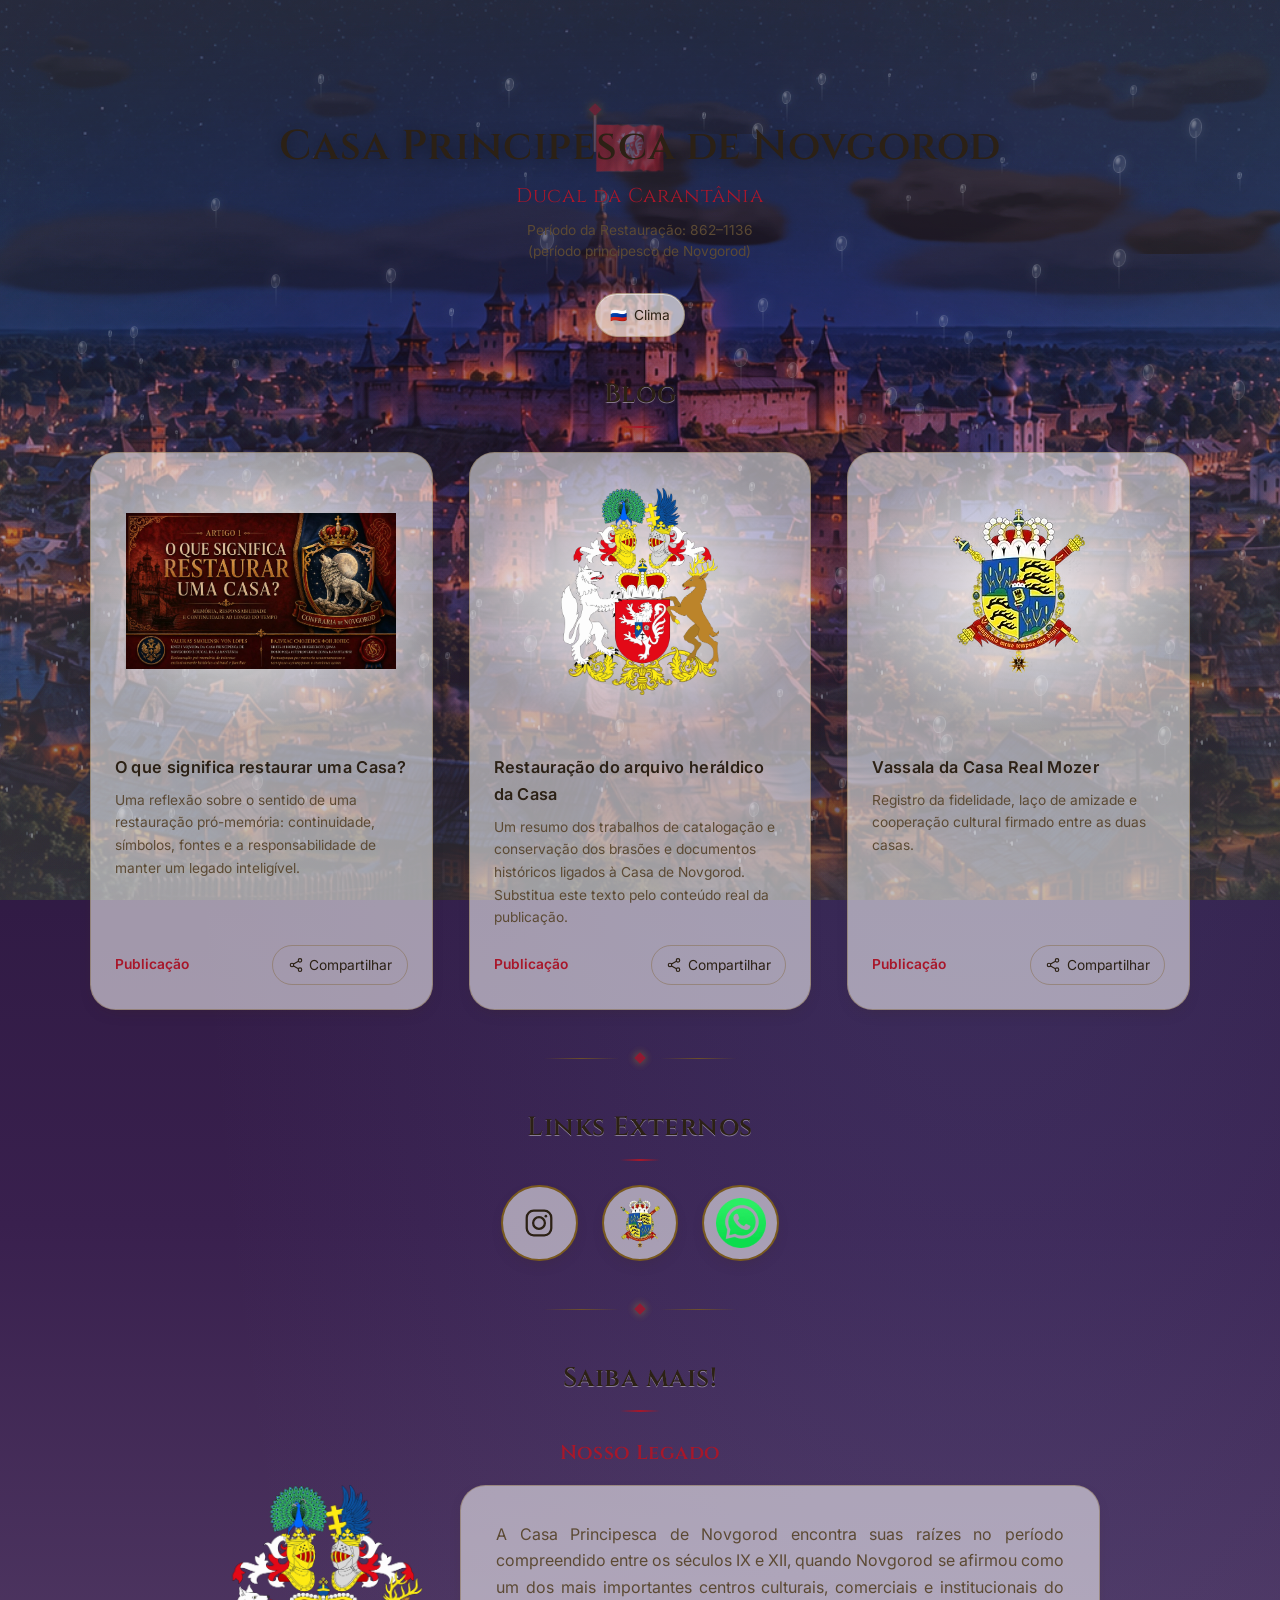
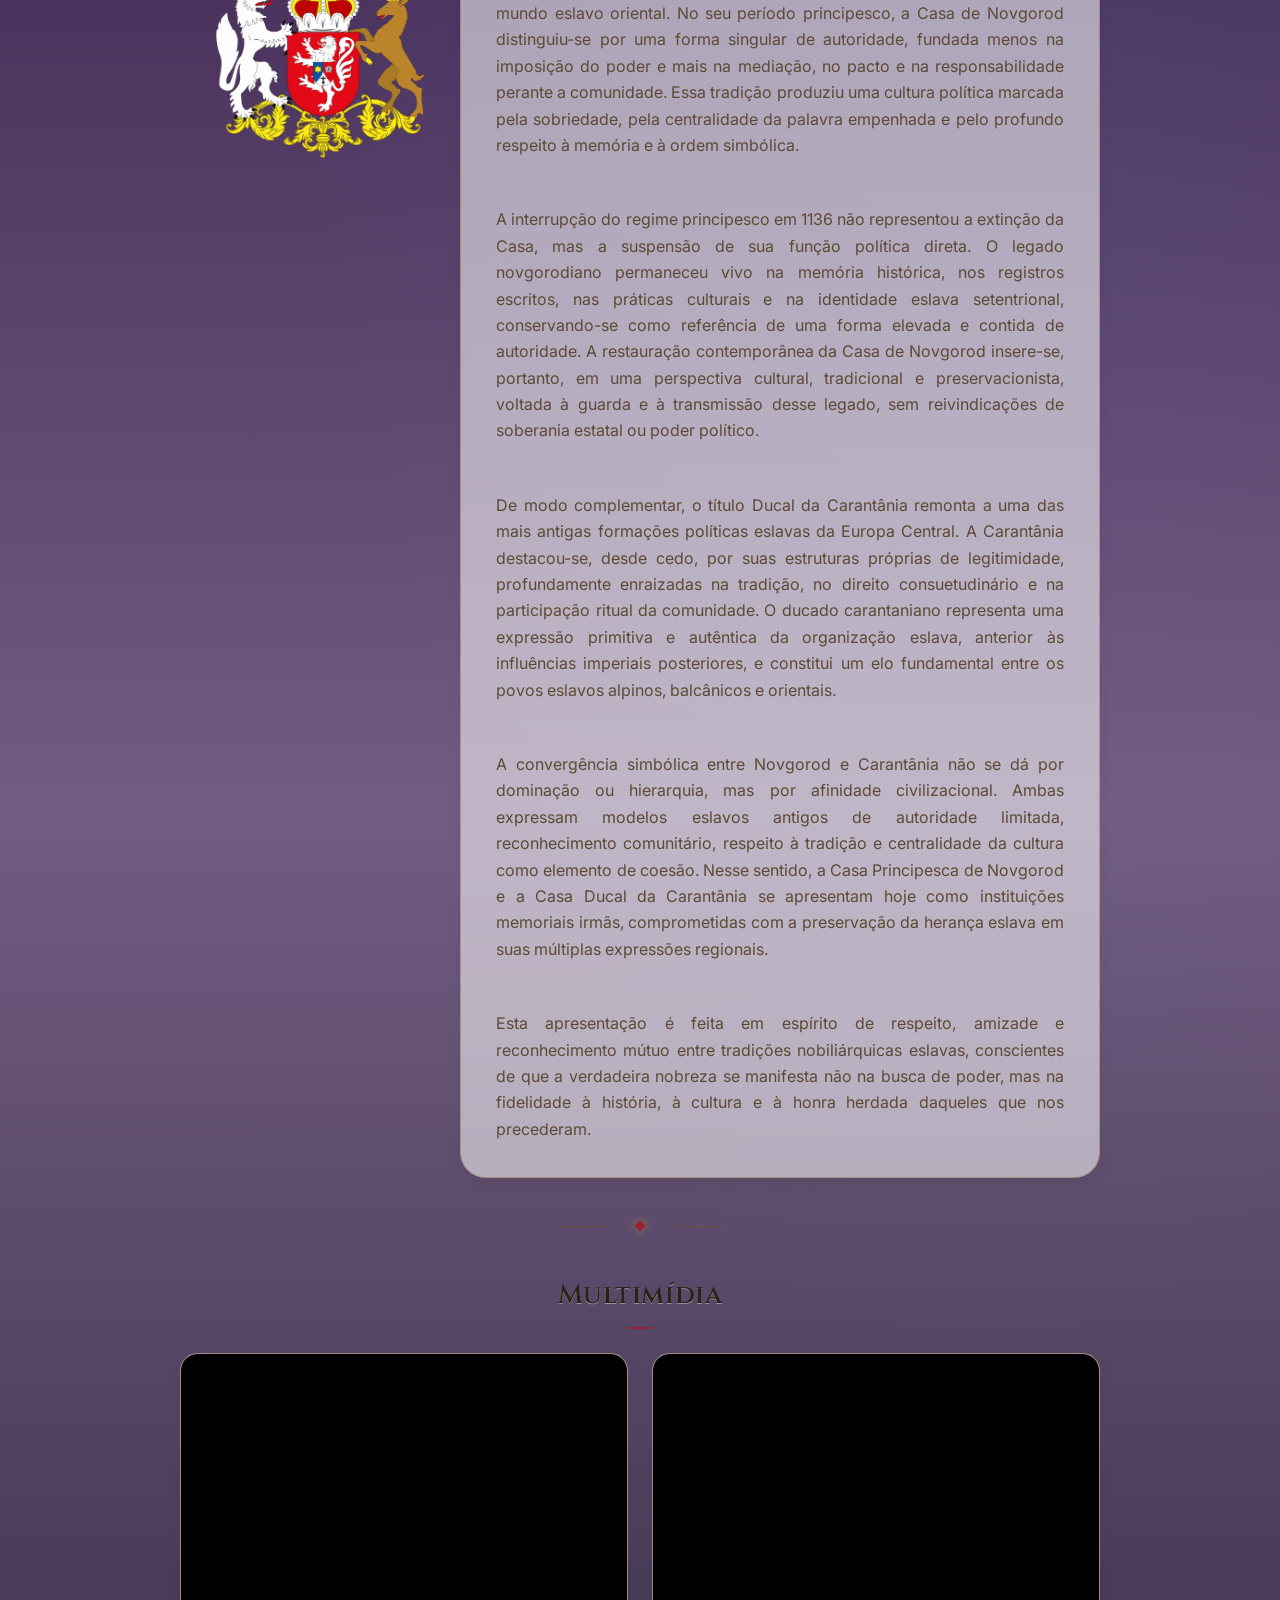
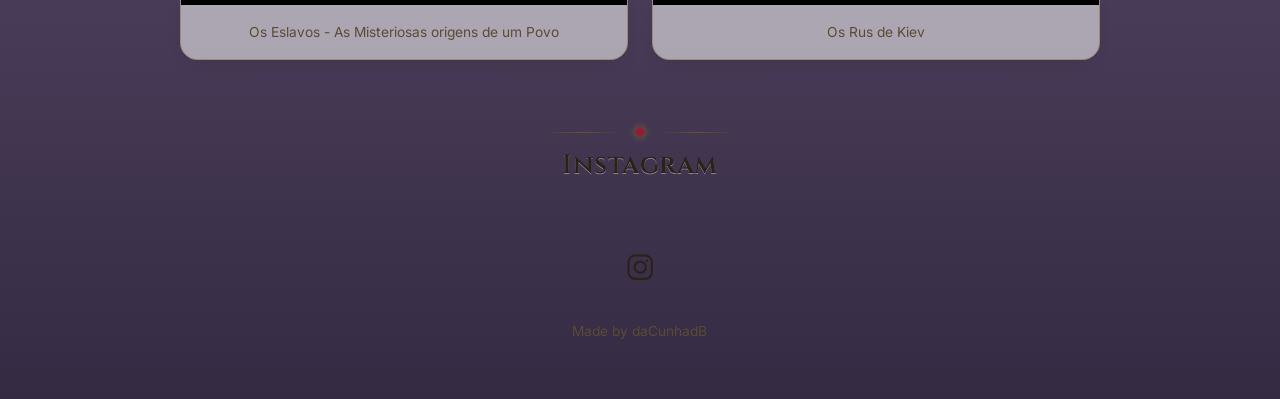
<file: index.html>
<!DOCTYPE html>
<html lang="pt-BR">
  <head>
    <meta charset="UTF-8" />
    <meta http-equiv="X-UA-Compatible" content="IE=edge" />
    <meta name="viewport" content="width=device-width, initial-scale=1.0" />
    <meta name="robots" content="noindex,nofollow" />
    <meta name="theme-color" content="#0b1226" />
    <meta
      name="description"
      content="Casa Principesca de Novgorod e Ducal da Carantânia — instituição memorial dedicada à preservação e transmissão da herança eslava."
    />

    <meta property="og:type" content="website" />
    <meta property="og:title" content="Casa Principesca de Novgorod" />
    <meta property="og:description" content="Casa Principesca de Novgorod e Ducal da Carantânia" />
    <meta property="og:image" content="./assets/bandeira-da-casa.webp" />
    <meta property="og:url" content="https://valukassmolensk.github.io/novgorod/" />

    <link rel="icon" type="image/png" href="./assets/brasao-grandes-armas.webp" />
    <link rel="shortcut icon" type="image/png" href="./assets/brasao-grandes-armas.webp" />
    <link rel="canonical" href="https://valukassmolensk.github.io/novgorod/" />

    <title>Casa Principesca de Novgorod e Ducal da Carantânia</title>

    <link rel="preconnect" href="https://fonts.googleapis.com" />
    <link rel="preconnect" href="https://fonts.gstatic.com" crossorigin />
    <link
      href="https://fonts.googleapis.com/css2?family=Cinzel:wght@500;600;700&family=Inter:wght@400;500;600&display=swap"
      rel="stylesheet"
    />
    <link rel="stylesheet" href="./style.css" />
    <noscript>
      <style>
        .reveal {
          opacity: 1 !important;
          transform: none !important;
        }
      </style>
    </noscript>
  </head>

  <body>
    <!-- Cena de fundo: céu de Kiev, palácio e a bandeira hasteada.

         Ordem das camadas, do fundo para a frente: céu (no <body>), estrelas,
         astro (sol ou lua), nuvens distantes, nuvens médias, palácio com o
         mastro e a bandeira, nuvens que passam à FRENTE da bandeira e, por
         fim, o véu de profundidade e o grão.

         Cada faixa de nuvens tem dois ladrilhos iguais lado a lado: quando o
         conjunto desliza exatamente a largura de um ladrilho, a emenda cai
         no mesmo ponto e o movimento é contínuo.

         O flamular da bandeira são quadros pré-renderizados (ondulação, luz
         e sombra calculadas a partir da mesma superfície de ondas) que se
         alternam em fusão cruzada. A rolagem da página controla o vento:
         --wind acelera o flamular e as nuvens e inclina o mastro. -->
    <!-- Canvas panorâmico 360°×180° (SkyMap).
         Fica em z-index -4, atrás da cena HTML.
         Controlado pelo giroscópio em mobile, mouse/touch em desktop. -->
    <canvas
      id="skyCanvas"
      aria-hidden="true"
      title="Panorama 360° de Novgorod — arraste para explorar"
    ></canvas>

    <!-- Dica de interação: aparece brevemente e desaparece -->
    <div class="skymap-hint" id="skymapHint" aria-hidden="true">
      <svg viewBox="0 0 24 24" fill="none" stroke="currentColor" stroke-width="1.6" stroke-linecap="round">
        <circle cx="12" cy="12" r="10"/>
        <path d="M12 8v4l3 3"/>
        <path d="M8 12H4M20 12h-4M12 4V2M12 22v-2"/>
      </svg>
      <span>Arraste para explorar o panorama 360°</span>
    </div>

    <div class="scene" aria-hidden="true">
      <div class="scene__stars"></div>
      <div class="scene__orb"></div>
      <div class="scene__haze"></div>
      <div class="scene__weather-haze"></div>
      <div class="scene__heat-shimmer" id="sceneHeatShimmer"></div>
      <div class="scene__arid-ground" id="sceneAridGround"></div>
      <div class="scene__rain scene__rain--far" id="sceneRainFar"></div>
      <div class="scene__rain" id="sceneRain"></div>
      <div class="scene__rain scene__rain--near" id="sceneRainNear"></div>
      <div class="scene__snow-ground" id="sceneSnowGround"></div>
      <div class="scene__splashes" id="sceneSplashes"></div>
      <div class="scene__glass-drops" id="sceneGlassDrops"></div>
      <div class="scene__dry-dust" id="sceneDryDust"></div>
      <div class="scene__lightning" id="sceneLightning"></div>

      <div class="scene__clouds scene__clouds--far">
        <i></i><i></i>
      </div>
      <div class="scene__clouds scene__clouds--mid">
        <i></i><i></i>
      </div>

      <div class="scene__city">
        <div class="scene__palace"></div>
        <div class="scene__palace-lights"></div>
        <div class="scene__mast">
          <div class="scene__flag-stage">
            <div class="scene__flag-halo"></div>
            <div class="scene__flag">
              <div class="scene__flag-still"></div>
              <div class="scene__flag-frame scene__flag-frame--2"></div>
              <div class="scene__flag-frame scene__flag-frame--3"></div>
              <div class="scene__flag-frame scene__flag-frame--4"></div>
            </div>
            <div class="scene__flag-sheen"></div>
          </div>
        </div>
      </div>

      <div class="scene__clouds scene__clouds--near">
        <i></i><i></i>
      </div>

      <div class="scene__vignette"></div>
      <div class="scene__grain"></div>
    </div>

    <div class="progress-banner" id="progressBanner" aria-hidden="true"></div>

    <div class="container">
      <header class="hero">
        <div id="profile">
          <div class="home-flag home-flag--empty" aria-hidden="true"></div>
          <h1 class="reveal reveal--fade">Casa Principesca de Novgorod</h1>
          <p class="subtitle reveal reveal--fade">Ducal da Carantânia</p>
          <div class="dates reveal reveal--fade">
            <p>Período da Restauração: 862–1136</p>
            <p>(período principesco de Novgorod)</p>
          </div>
          <p class="flag-emoji" aria-hidden="true"></p>
        </div>

        <div class="scene-controls" aria-label="Controles da cena">
          <button id="weatherToggle" class="scene-control" type="button" aria-expanded="false" aria-controls="weatherPanel">
            <span aria-hidden="true">🇷🇺</span>
            <span>Clima</span>
          </button>
          <div id="weatherPanel" class="weather-panel" hidden>
            <label class="weather-panel__label" for="weatherMode">Atmosfera</label>
            <select id="weatherMode" class="weather-select">
              <option value="auto">Automático</option>
              <option value="clear">Céu limpo</option>
              <option value="cloudy">Nublado</option>
              <option value="rain">Chuva</option>
              <option value="snow">Neve</option>
              <option value="storm">Tempestade</option>
              <option value="drought">Seca</option>
            </select>
            <div class="weather-readout" id="weatherReadout" aria-live="polite">Sincronizando céu…</div>
            <div class="weather-location" id="locationReadout">Solicitando localização precisa…</div>
            <div class="weather-details" id="weatherDetails" aria-live="polite"></div>
          </div>
        </div>

      </header>

      <main>
        <!-- ==================================================================
             BLOG
             Cada publicação é uma caixa flexível (.blog-post) com imagem,
             texto e ações de acesso/compartilhamento, agrupada dentro do
             contêiner flexível principal (.blog). Duplique um <article> para
             cada nova publicação e substitua imagem, título, texto e links.
             ================================================================== -->
        <section class="section reveal" id="blog" aria-labelledby="blog-heading">
          <h2 id="blog-heading" class="section-title">Blog</h2>

          <div class="blog" id="blogGrid">

            <!-- Publicação de exemplo 1 -->
            <article
              class="blog-post reveal"
              data-share-title="O que significa restaurar uma Casa?"
              data-share-url="https://valukassmolensk.github.io/novgorod/blog0003.html"
            >
              <div class="blog-post__media">
                <picture>
                  <source srcset="./assets/blog0003.webp" type="image/webp" />
                  <img
                    src="./assets/blog0003.jpeg"
                    alt="Imagem de destaque da publicação sobre a restauração pró-memória da Casa Principesca de Novgorod"
                    loading="lazy"
                    decoding="async"
                  />
                </picture>
              </div>
              <div class="blog-post__body">
                <h3>O que significa restaurar uma Casa?</h3>
                <p>
                  Uma reflexão sobre o sentido de uma restauração pró-memória: continuidade,
                  símbolos, fontes e a responsabilidade de manter um legado inteligível.
                </p>
                <div class="blog-post__actions">
                  <a href="./blog0003.html" class="blog-post__link">Publicação</a>
                  <button class="share-btn" type="button" aria-label="Compartilhar publicação">
                    <svg class="icon" viewBox="0 0 24 24" aria-hidden="true" focusable="false">
                      <g fill="none" stroke="currentColor" stroke-width="1.7" stroke-linecap="round" stroke-linejoin="round">
                        <circle cx="18" cy="5" r="2.6" />
                        <circle cx="6" cy="12" r="2.6" />
                        <circle cx="18" cy="19" r="2.6" />
                        <line x1="8.3" y1="10.6" x2="15.7" y2="6.4" />
                        <line x1="8.3" y1="13.4" x2="15.7" y2="17.6" />
                      </g>
                    </svg>
                    <span>Compartilhar</span>
                  </button>
                </div>
              </div>
            </article>

            <!-- Publicação de exemplo 2 -->
            <article
              class="blog-post reveal"
              data-share-title="Restauração do arquivo heráldico da Casa"
              data-share-url="https://valukassmolensk.github.io/novgorod/blog0001.html"
            >
              <div class="blog-post__media">
                <picture>
                  <source srcset="./assets/brasao-grandes-armas.webp" type="image/webp" />
                  <img
                    src="./assets/brasao-grandes-armas.png"
                    alt="Grandes Armas da Casa de Novgorod"
                    loading="lazy"
                    decoding="async"
                  />
                </picture>
              </div>
              <div class="blog-post__body">
                <h3>Restauração do arquivo heráldico da Casa</h3>
                <p>
                  Um resumo dos trabalhos de catalogação e conservação dos brasões e documentos
                  históricos ligados à Casa de Novgorod. Substitua este texto pelo conteúdo real
                  da publicação.
                </p>
                <div class="blog-post__actions">
                  <a href="./blog0001.html" class="blog-post__link">Publicação</a>
                  <button class="share-btn" type="button" aria-label="Compartilhar publicação">
                    <svg class="icon" viewBox="0 0 24 24" aria-hidden="true" focusable="false">
                      <g fill="none" stroke="currentColor" stroke-width="1.7" stroke-linecap="round" stroke-linejoin="round">
                        <circle cx="18" cy="5" r="2.6" />
                        <circle cx="6" cy="12" r="2.6" />
                        <circle cx="18" cy="19" r="2.6" />
                        <line x1="8.3" y1="10.6" x2="15.7" y2="6.4" />
                        <line x1="8.3" y1="13.4" x2="15.7" y2="17.6" />
                      </g>
                    </svg>
                    <span>Compartilhar</span>
                  </button>
                </div>
              </div>
            </article>

            <!-- Publicação de exemplo 3 -->
            <article
              class="blog-post reveal"
              data-share-title="Acordo de amizade com a Casa Real Mozer"
              data-share-url="https://valukassmolensk.github.io/novgorod/blog0002.html"
            >
              <div class="blog-post__media">
                <picture>
                  <source srcset="./assets/brasao-mozer.webp" type="image/webp" />
                  <img
                    src="./assets/brasao-mozer.png"
                    alt="Brasão da Casa Real Mozer"
                    loading="lazy"
                    decoding="async"
                  />
                </picture>
              </div>
              <div class="blog-post__body">
                <h3>Vassala da Casa Real Mozer</h3>
                <p>
                  Registro da fidelidade, laço de amizade e cooperação cultural firmado entre as duas casas.
                </p>
                <div class="blog-post__actions">
                  <a href="./blog0002.html" class="blog-post__link">Publicação</a>
                  <button class="share-btn" type="button" aria-label="Compartilhar publicação">
                    <svg class="icon" viewBox="0 0 24 24" aria-hidden="true" focusable="false">
                      <g fill="none" stroke="currentColor" stroke-width="1.7" stroke-linecap="round" stroke-linejoin="round">
                        <circle cx="18" cy="5" r="2.6" />
                        <circle cx="6" cy="12" r="2.6" />
                        <circle cx="18" cy="19" r="2.6" />
                        <line x1="8.3" y1="10.6" x2="15.7" y2="6.4" />
                        <line x1="8.3" y1="13.4" x2="15.7" y2="17.6" />
                      </g>
                    </svg>
                    <span>Compartilhar</span>
                  </button>
                </div>
              </div>
            </article>



          </div>
        </section>

        <div class="divider" aria-hidden="true"><span class="divider__mark"></span></div>

        <!-- ================================================================
             LINKS EXTERNOS
             ================================================================ -->
        <section class="section reveal" id="links" aria-labelledby="links-heading">
          <h2 id="links-heading" class="section-title">Links Externos</h2>

          <ul class="link-row" id="links-1">
            <li class="reveal">
              <a
                href="https://www.instagram.com/armice.novgorod"
                class="icon-link"
                aria-label="Instagram da Casa de Novgorod"
                target="_blank"
                rel="noopener"
              >
                <svg class="icon" viewBox="0 0 24 24" aria-hidden="true" focusable="false">
                  <g fill="none" stroke="currentColor" stroke-width="1.7">
                    <rect x="2.8" y="2.8" width="18.4" height="18.4" rx="5.2" />
                    <circle cx="12" cy="12" r="4.4" />
                    <circle cx="17.15" cy="6.85" r="1" fill="currentColor" stroke="none" />
                  </g>
                </svg>
              </a>
            </li>

            <li class="reveal">
              <a
                href="https://casarealmozer.wixsite.com/casarealmozer"
                class="icon-link"
                aria-label="Site da Casa Real Mozer"
                target="_blank"
                rel="noopener"
              >
                <picture>
                  <source srcset="./assets/brasao-mozer.webp" type="image/webp" />
                  <img src="./assets/brasao-mozer.png" alt="Brasão da Casa Real Mozer" loading="lazy" decoding="async" />
                </picture>
              </a>
            </li>

            <li class="reveal">
              <a
                href="https://api.whatsapp.com/send?phone=5534996338010&text=Ol%C3%A1%2C%20tudo%20bem%3F"
                class="icon-link"
                aria-label="Conversar pelo WhatsApp"
                target="_blank"
                rel="noopener"
              >
                <picture>
                  <source srcset="./assets/whatsapp.webp" type="image/webp" />
                  <img src="./assets/whatsapp.png" alt="WhatsApp" loading="lazy" decoding="async" />
                </picture>
              </a>
            </li>
          </ul>
        </section>

        <div class="divider" aria-hidden="true"><span class="divider__mark"></span></div>

        <!-- ================================================================
             SAIBA MAIS / LEGADO
             ================================================================ -->
        <section class="section reveal" id="legado" aria-labelledby="legado-heading">
          <h2 id="legado-heading" class="section-title">Saiba mais!</h2>
          <h3 class="section-subtitle">Nosso Legado</h3>

          <div class="legado-content">
            <picture>
              <source srcset="./assets/brasao-grandes-armas.webp" type="image/webp" />
              <img
                class="legado-emblem reveal reveal--zoom"
                src="./assets/brasao-grandes-armas.png"
                alt="Grandes Armas da Casa Principesca de Novgorod"
                loading="lazy"
                decoding="async"
              />
            </picture>

            <div class="legado-text reveal reveal--right">
              <p class="texto-justificado">
                A Casa Principesca de Novgorod encontra suas raízes no período compreendido entre
                os séculos IX e XII, quando Novgorod se afirmou como um dos mais importantes
                centros culturais, comerciais e institucionais do mundo eslavo oriental. No seu
                período principesco, a Casa de Novgorod distinguiu-se por uma forma singular de
                autoridade, fundada menos na imposição do poder e mais na mediação, no pacto e na
                responsabilidade perante a comunidade. Essa tradição produziu uma cultura política
                marcada pela sobriedade, pela centralidade da palavra empenhada e pelo profundo
                respeito à memória e à ordem simbólica.
              </p>
              <p class="texto-justificado">
                A interrupção do regime principesco em 1136 não representou a extinção da Casa,
                mas a suspensão de sua função política direta. O legado novgorodiano permaneceu
                vivo na memória histórica, nos registros escritos, nas práticas culturais e na
                identidade eslava setentrional, conservando-se como referência de uma forma
                elevada e contida de autoridade. A restauração contemporânea da Casa de Novgorod
                insere-se, portanto, em uma perspectiva cultural, tradicional e preservacionista,
                voltada à guarda e à transmissão desse legado, sem reivindicações de soberania
                estatal ou poder político.
              </p>
              <p class="texto-justificado">
                De modo complementar, o título Ducal da Carantânia remonta a uma das mais antigas
                formações políticas eslavas da Europa Central. A Carantânia destacou-se, desde
                cedo, por suas estruturas próprias de legitimidade, profundamente enraizadas na
                tradição, no direito consuetudinário e na participação ritual da comunidade. O
                ducado carantaniano representa uma expressão primitiva e autêntica da organização
                eslava, anterior às influências imperiais posteriores, e constitui um elo
                fundamental entre os povos eslavos alpinos, balcânicos e orientais.
              </p>
              <p class="texto-justificado">
                A convergência simbólica entre Novgorod e Carantânia não se dá por dominação ou
                hierarquia, mas por afinidade civilizacional. Ambas expressam modelos eslavos
                antigos de autoridade limitada, reconhecimento comunitário, respeito à tradição e
                centralidade da cultura como elemento de coesão. Nesse sentido, a Casa Principesca
                de Novgorod e a Casa Ducal da Carantânia se apresentam hoje como instituições
                memoriais irmãs, comprometidas com a preservação da herança eslava em suas
                múltiplas expressões regionais.
              </p>
              <p class="texto-justificado">
                Esta apresentação é feita em espírito de respeito, amizade e reconhecimento mútuo
                entre tradições nobiliárquicas eslavas, conscientes de que a verdadeira nobreza se
                manifesta não na busca de poder, mas na fidelidade à história, à cultura e à honra
                herdada daqueles que nos precederam.
              </p>
            </div>
          </div>
        </section>

        <div class="divider" aria-hidden="true"><span class="divider__mark"></span></div>

        <!-- ================================================================
             MULTIMÍDIA
             ================================================================ -->
        <section class="section reveal" id="multimidia" aria-labelledby="multimidia-heading">
          <h2 id="multimidia-heading" class="section-title">Multimídia</h2>

          <div class="video-grid">
            <div class="video-card reveal">
              <div class="video-wrapper">
                <iframe
                loading="lazy"
                title="Vídeo: Os Eslavos — as misteriosas origens de um povo"
                src="https://www.youtube-nocookie.com/embed/o2MtxnK5oSA?si=Q4m4RwC1e3ejcG0Y"
                
                frameborder="0" 
                allow="accelerometer; autoplay; clipboard-write; encrypted-media; gyroscope; picture-in-picture; web-share" 
                referrerpolicy="strict-origin-when-cross-origin" allowfullscreen></iframe>
              </div>
              <p class="video-caption">Os Eslavos - As Misteriosas origens de um Povo</p>
            </div>

            <div class="video-card reveal">
              <div class="video-wrapper">
                <iframe
                loading="lazy"
                title="Vídeo: Os Rus de Kiev"
                src="https://www.youtube-nocookie.com/embed/kpZ_KqdsYOw?si=UQiMsdWHCS8Ae6A4"
                
                frameborder="0" 
                allow="accelerometer; autoplay; clipboard-write; encrypted-media; gyroscope; picture-in-picture; web-share" 
                referrerpolicy="strict-origin-when-cross-origin" allowfullscreen></iframe>
              </div>
              <p class="video-caption">Os Rus de Kiev</p>
            </div>
          </div>
        </section>
      </main>

      <footer>
        <div class="divider" aria-hidden="true"><span class="divider__mark"></span></div>

        <h2 class="section-title">Instagram</h2>
        <ul class="social" id="social">
          <li>
            <a
              href="https://instagram.com/armice.novgorod"
              aria-label="Instagram da Casa de Novgorod"
              target="_blank"
              rel="noopener"
            >
              <svg class="icon" viewBox="0 0 24 24" aria-hidden="true" focusable="false">
              <g fill="none" stroke="currentColor" stroke-width="1.7">
                <rect x="2.8" y="2.8" width="18.4" height="18.4" rx="5.2" />
                <circle cx="12" cy="12" r="4.4" />
                <circle cx="17.15" cy="6.85" r="1" fill="currentColor" stroke="none" />
              </g>
            </svg>
            </a>
          </li>
        </ul>

        <p class="credit">
          <a href="https://www.instagram.com/dacunhadb" target="_blank" rel="noopener">Made by daCunhadB</a>
        </p>
      </footer>
    </div>

    <div id="toast" class="toast" role="status" aria-live="polite"></div>

    <script src="./skymap.js"></script>
    <script src="./scripts.js"></script>
  </body>
</html>
</file>
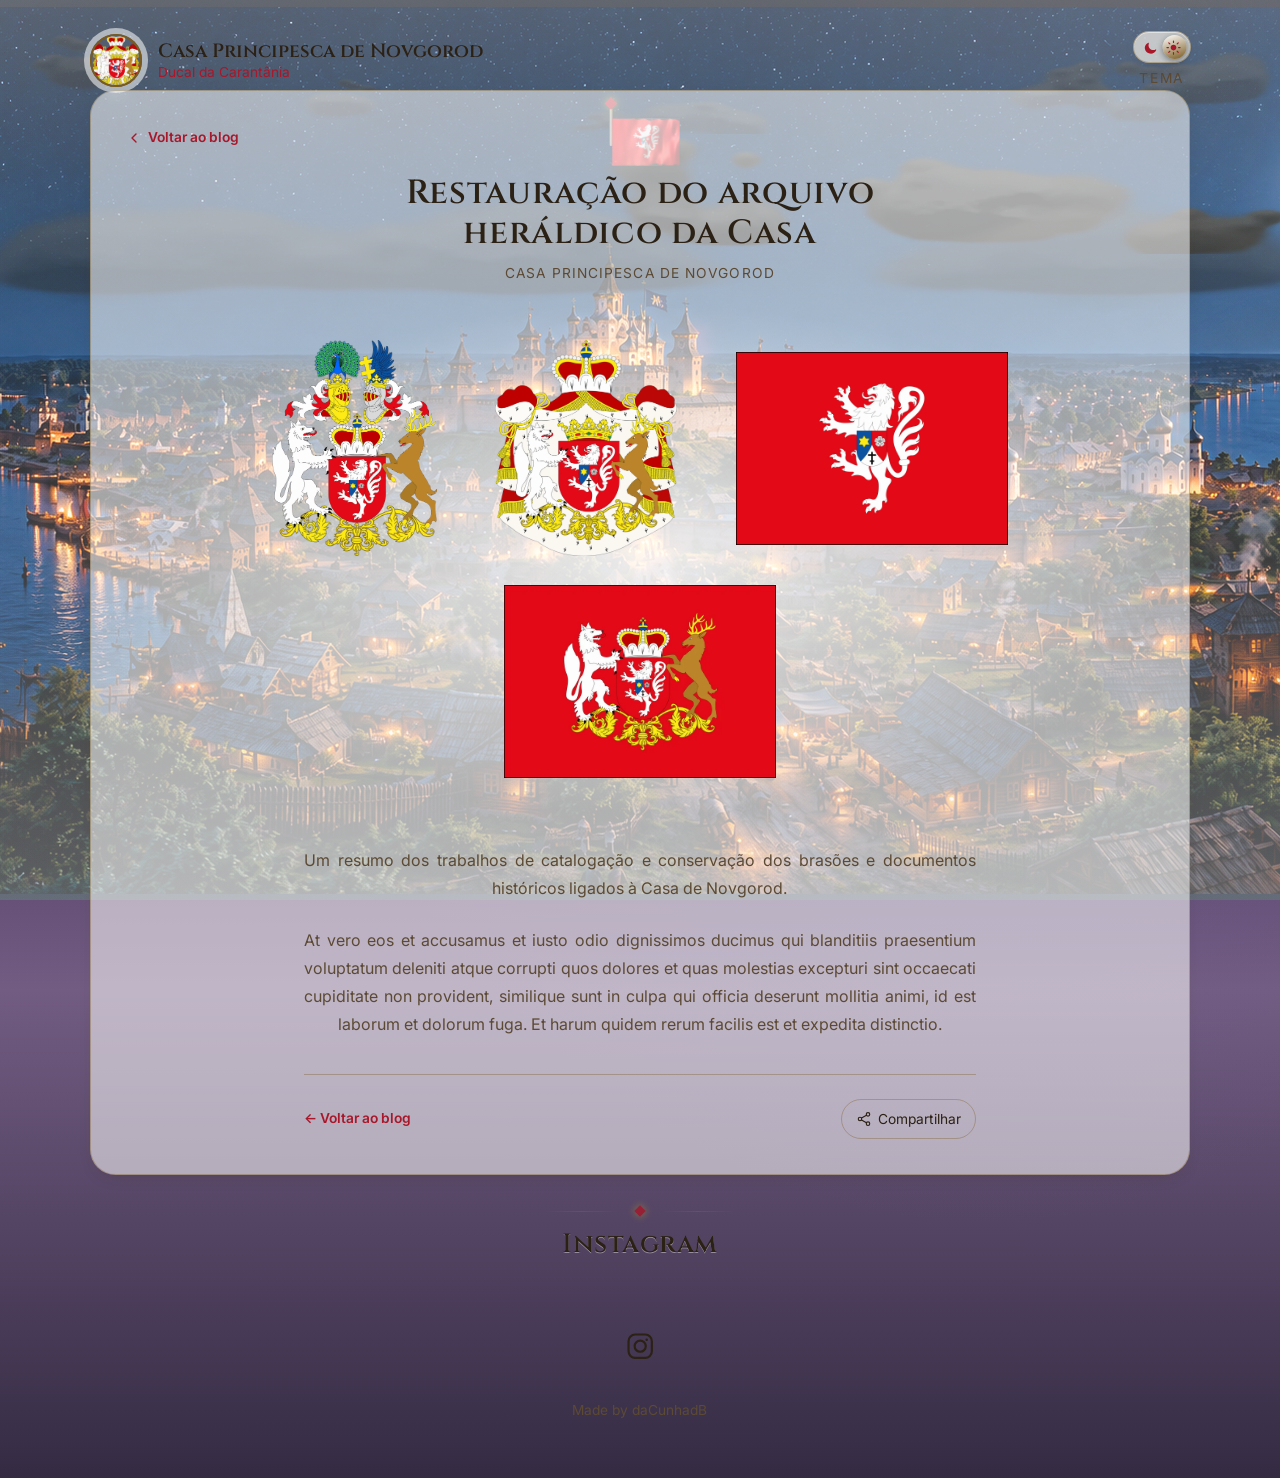
<file: blog0001.html>
<!DOCTYPE html>
<html lang="pt-BR">
  <head>
    <meta charset="UTF-8" />
    <meta http-equiv="X-UA-Compatible" content="IE=edge" />
    <meta name="viewport" content="width=device-width, initial-scale=1.0" />
    <meta name="robots" content="noindex,nofollow" />
    <meta name="theme-color" content="#0b1226" />
    <meta
      name="description"
      content="Restauração do arquivo heráldico da Casa Principesca de Novgorod: catalogação e conservação de brasões e documentos históricos."
    />

    <meta property="og:type" content="article" />
    <meta property="og:title" content="Restauração do arquivo heráldico da Casa — Blog" />
    <meta property="og:description" content="Casa Principesca de Novgorod e Ducal da Carantânia" />
    <meta property="og:image" content="./assets/brasao-grandes-armas.png" />
    <meta property="og:url" content="https://valukassmolensk.github.io/novgorod/blog0001.html" />

    <link rel="icon" type="image/png" href="./assets/card.png" />
    <link rel="shortcut icon" type="image/png" href="./assets/card.png" />
    <link rel="canonical" href="https://valukassmolensk.github.io/novgorod/blog0001.html" />

    <title>Restauração do arquivo heráldico da Casa — Casa Principesca de Novgorod</title>

    <link rel="preconnect" href="https://fonts.googleapis.com" />
    <link rel="preconnect" href="https://fonts.gstatic.com" crossorigin />
    <link
      href="https://fonts.googleapis.com/css2?family=Cinzel:wght@500;600;700&family=Inter:wght@400;500;600&display=swap"
      rel="stylesheet"
    />
    <link rel="stylesheet" href="./style.css" />
    <noscript>
      <style>
        .reveal {
          opacity: 1 !important;
          transform: none !important;
        }
      </style>
    </noscript>
  </head>

  <body>
    <!-- Cena de fundo: céu de Kiev, palácio e a bandeira hasteada.

         Ordem das camadas, do fundo para a frente: céu (no <body>), estrelas,
         astro (sol ou lua), nuvens distantes, nuvens médias, palácio com o
         mastro e a bandeira, nuvens que passam à FRENTE da bandeira e, por
         fim, o véu de profundidade e o grão.

         Cada faixa de nuvens tem dois ladrilhos iguais lado a lado: quando o
         conjunto desliza exatamente a largura de um ladrilho, a emenda cai
         no mesmo ponto e o movimento é contínuo.

         O flamular da bandeira são quadros pré-renderizados (ondulação, luz
         e sombra calculadas a partir da mesma superfície de ondas) que se
         alternam em fusão cruzada. A rolagem da página controla o vento:
         --wind acelera o flamular e as nuvens e inclina o mastro. -->
    <div class="scene" aria-hidden="true">
      <div class="scene__stars"></div>
      <div class="scene__orb"></div>
      <div class="scene__haze"></div>

      <div class="scene__clouds scene__clouds--far">
        <i></i><i></i>
      </div>
      <div class="scene__clouds scene__clouds--mid">
        <i></i><i></i>
      </div>

      <div class="scene__city">
        <div class="scene__palace"></div>
        <div class="scene__palace-lights"></div>
        <div class="scene__mast">
          <div class="scene__flag-stage">
            <div class="scene__flag-halo"></div>
            <div class="scene__flag">
              <div class="scene__flag-still"></div>
              <div class="scene__flag-frame scene__flag-frame--2"></div>
              <div class="scene__flag-frame scene__flag-frame--3"></div>
              <div class="scene__flag-frame scene__flag-frame--4"></div>
            </div>
            <div class="scene__flag-sheen"></div>
          </div>
        </div>
      </div>

      <div class="scene__clouds scene__clouds--near">
        <i></i><i></i>
      </div>

      <div class="scene__vignette"></div>
      <div class="scene__grain"></div>
    </div>

    <div class="progress-banner" id="progressBanner" aria-hidden="true"></div>

    <div class="container">
      <header class="hero hero--compact">
        <a class="brand-link" href="./index.html" aria-label="Voltar à página inicial da Casa de Novgorod">
          <div class="avatar avatar--sm">
            <picture>
              <source id="avatarSource" srcset="./assets/card.webp" type="image/webp" />
              <img
                id="avatarImg"
                src="./assets/card.png"
                alt="Selo da Casa Principesca de Novgorod"
                width="64"
                height="64"
              />
            </picture>
          </div>
          <span class="brand-link__text">
            <strong>Casa Principesca de Novgorod</strong>
            <em>Ducal da Carantânia</em>
          </span>
        </a>

        <div class="theme-toggle-wrap">
          <button
            id="themeToggle"
            class="theme-toggle"
            type="button"
            role="switch"
            aria-checked="false"
            aria-label="Alternar entre tema escuro e claro"
          >
            <svg class="icon icon-moon" viewBox="0 0 24 24" aria-hidden="true" focusable="false">
              <path
                fill="currentColor"
                d="M20.4 14.9c-1.6.9-3.4 1.3-5.3.9-2.7-.5-4.9-2.4-5.8-4.9-.6-1.7-.6-3.5 0-5.1.3-.8-.5-1.6-1.3-1.2C4.4 6.3 2.5 9.9 3.1 13.7c.6 4 3.9 7.2 7.9 7.8 4.3.6 8.2-1.7 9.9-5.4.4-.8-.4-1.6-1.2-1.2z"
              />
            </svg>
            <svg class="icon icon-sun" viewBox="0 0 24 24" aria-hidden="true" focusable="false">
              <circle cx="12" cy="12" r="4.4" fill="currentColor" />
              <g stroke="currentColor" stroke-width="1.8" stroke-linecap="round">
                <line x1="12" y1="1.6" x2="12" y2="4" />
                <line x1="12" y1="20" x2="12" y2="22.4" />
                <line x1="1.6" y1="12" x2="4" y2="12" />
                <line x1="20" y1="12" x2="22.4" y2="12" />
                <line x1="4.5" y1="4.5" x2="6.2" y2="6.2" />
                <line x1="17.8" y1="17.8" x2="19.5" y2="19.5" />
                <line x1="4.5" y1="19.5" x2="6.2" y2="17.8" />
                <line x1="17.8" y1="6.2" x2="19.5" y2="4.5" />
              </g>
            </svg>
            <span class="toggle-knob"></span>
          </button>
          <span class="toggle-label">Tema</span>
        </div>
      </header>

      <main>
        <!-- ================================================================
             PUBLICAÇÃO INDIVIDUAL
             Cabeçalho compacto acima traz o link de volta à Casa; abaixo,
             o artigo (.post) reúne título, galeria de imagens de destaque
             (.post__hero, em grade responsiva), corpo do texto e ações de
             navegação/compartilhamento.
             ================================================================ -->
        <article
          class="post reveal"
          data-share-title="Restauração do arquivo heráldico da Casa"
          data-share-url="https://valukassmolensk.github.io/novgorod/blog0001.html"
        >
          <a class="post__back" href="./index.html#blog">
            <svg class="icon" viewBox="0 0 24 24" aria-hidden="true" focusable="false">
              <path
                fill="none"
                stroke="currentColor"
                stroke-width="2"
                stroke-linecap="round"
                stroke-linejoin="round"
                d="M15 18l-6-6 6-6"
              />
            </svg>
            Voltar ao blog
          </a>

          <header class="post__header reveal reveal--fade">
            <h1>Restauração do arquivo heráldico da Casa</h1>
            <p class="post__meta">Casa Principesca de Novgorod</p>
          </header>

          <!-- Galeria de imagens de destaque: .post__hero organiza-se em
               grade responsiva (ver style.css §7b), adaptando-se de uma
               coluna única no celular a várias colunas em telas largas. -->
          <div class="post__hero reveal reveal--zoom">
            <picture>
              <source srcset="./assets/brasao-grandes-armas.webp" type="image/webp" />
              <img
                src="./assets/brasao-grandes-armas.webp"
                alt="Grandes Armas da Casa de Novgorod"
                loading="lazy"
                decoding="async"
              />
            </picture>
            <picture>
              <source srcset="./assets/brasao-pequenas-armas.webp" type="image/webp" />
              <img
                src="./assets/brasao-pequenas-armas.webp"
                alt="Pequenas Armas da Casa de Novgorod"
                loading="lazy"
                decoding="async"
              />
            </picture>
            <picture>
              <source srcset="./assets/bandeira.webp" type="image/webp" />
              <img
                src="./assets/bandeira.webp"
                alt="Bandeira da Corte"
                loading="lazy"
                decoding="async"
              />
            </picture>
            <picture>
              <source srcset="./assets/bandeira-da-casa.webp" type="image/webp" />
              <img
                src="./assets/bandeira-da-casa.webp"
                alt="Bandeira da Casa de Novgorod"
                loading="lazy"
                decoding="async"
              />
            </picture>
          </div>

          <div class="post__body reveal">
            <p>
              Um resumo dos trabalhos de catalogação e conservação dos brasões e documentos
              históricos ligados à Casa de Novgorod.
            </p>
            <!-- Substitua o parágrafo abaixo pelo conteúdo real da publicação -->
            <p>
              At vero eos et accusamus et iusto odio dignissimos ducimus qui blanditiis
              praesentium voluptatum deleniti atque corrupti quos dolores et quas molestias
              excepturi sint occaecati cupiditate non provident, similique sunt in culpa qui
              officia deserunt mollitia animi, id est laborum et dolorum fuga. Et harum quidem
              rerum facilis est et expedita distinctio.
            </p>
          </div>

          <div class="post__actions reveal reveal--fade">
            <a href="./index.html#blog" class="blog-post__link">← Voltar ao blog</a>
            <button class="share-btn" type="button" aria-label="Compartilhar publicação">
              <svg class="icon" viewBox="0 0 24 24" aria-hidden="true" focusable="false">
                <g fill="none" stroke="currentColor" stroke-width="1.7" stroke-linecap="round" stroke-linejoin="round">
                  <circle cx="18" cy="5" r="2.6" />
                  <circle cx="6" cy="12" r="2.6" />
                  <circle cx="18" cy="19" r="2.6" />
                  <line x1="8.3" y1="10.6" x2="15.7" y2="6.4" />
                  <line x1="8.3" y1="13.4" x2="15.7" y2="17.6" />
                </g>
              </svg>
              <span>Compartilhar</span>
            </button>
          </div>
        </article>
      </main>

      <!-- ================================================================
           RODAPÉ / REDES SOCIAIS
           ================================================================ -->
      <footer>
        <div class="divider" aria-hidden="true"><span class="divider__mark"></span></div>

        <h2 class="section-title">Instagram</h2>
        <ul class="social" id="social">
          <li>
            <a
              href="https://instagram.com/armice.novgorod"
              aria-label="Instagram da Casa de Novgorod"
              target="_blank"
              rel="noopener"
            >
              <svg class="icon" viewBox="0 0 24 24" aria-hidden="true" focusable="false">
                <g fill="none" stroke="currentColor" stroke-width="1.7">
                  <rect x="2.8" y="2.8" width="18.4" height="18.4" rx="5.2" />
                  <circle cx="12" cy="12" r="4.4" />
                  <circle cx="17.15" cy="6.85" r="1" fill="currentColor" stroke="none" />
                </g>
              </svg>
            </a>
          </li>
        </ul>

        <p class="credit">
          <a href="https://www.instagram.com/dacunhadb" target="_blank" rel="noopener">Made by daCunhadB</a>
        </p>
      </footer>
    </div>

    <div id="toast" class="toast" role="status" aria-live="polite"></div>

    <script src="./scripts.js"></script>
  </body>
</html>
</file>
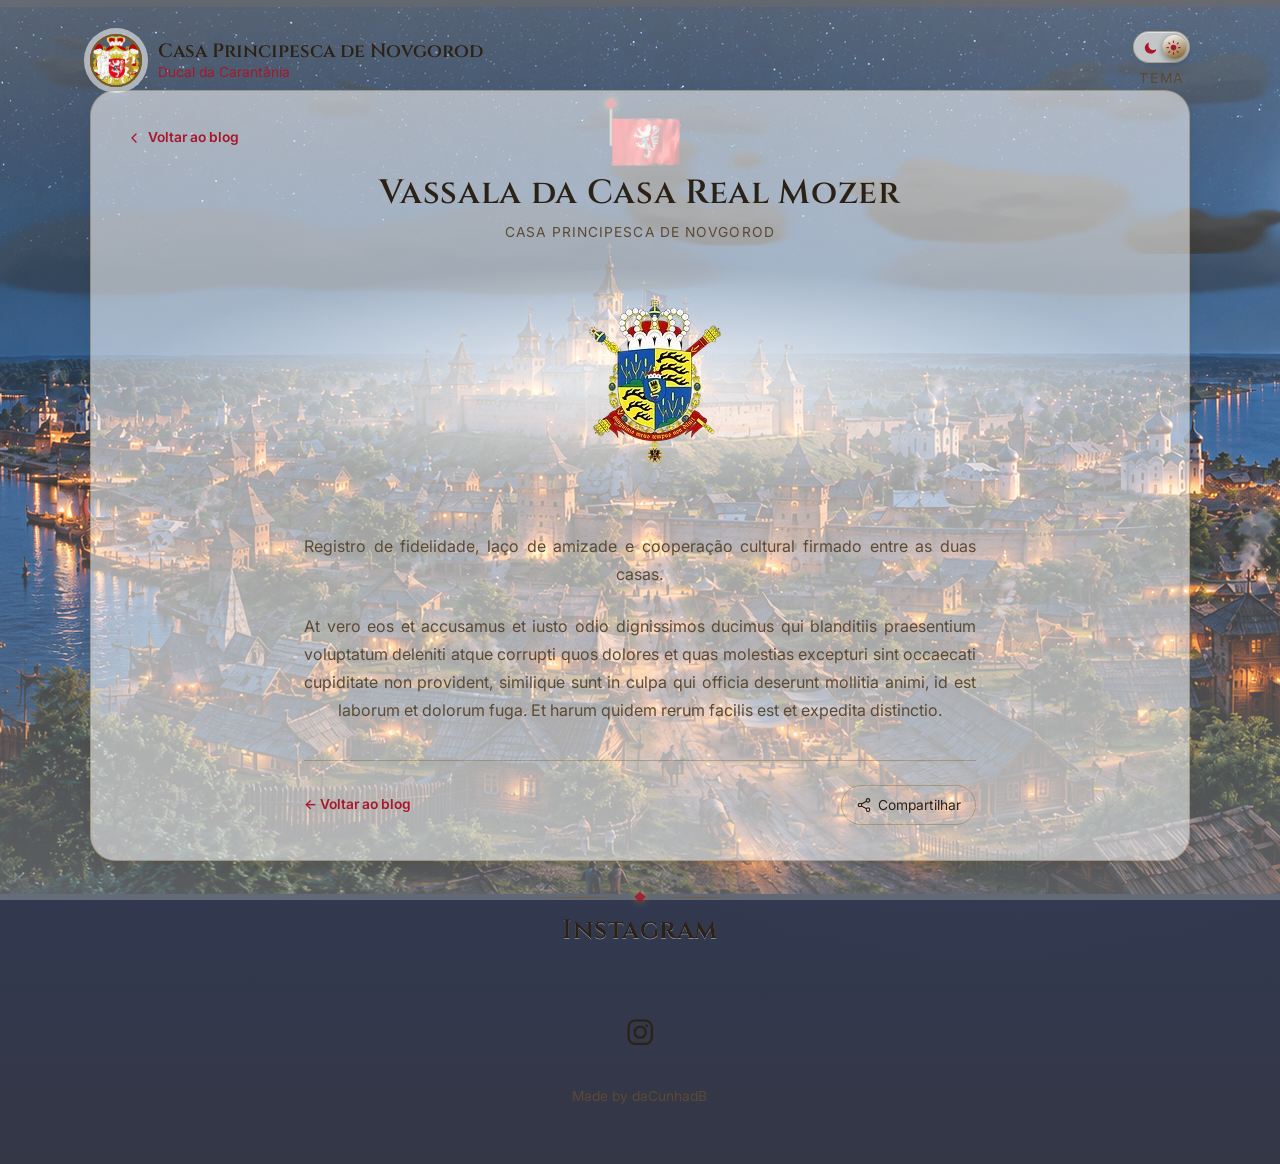
<file: blog0002.html>
<!DOCTYPE html>
<html lang="pt-BR">
  <head>
    <meta charset="UTF-8" />
    <meta http-equiv="X-UA-Compatible" content="IE=edge" />
    <meta name="viewport" content="width=device-width, initial-scale=1.0" />
    <meta name="robots" content="noindex,nofollow" />
    <meta name="theme-color" content="#0b1226" />
    <meta
      name="description"
      content="Registro do laço de amizade e cooperação cultural firmado entre a Casa de Novgorod e a Casa Real Mozer."
    />

    <meta property="og:type" content="article" />
    <meta property="og:title" content="Acordo de amizade com a Casa Real Mozer — Blog" />
    <meta property="og:description" content="Casa Principesca de Novgorod e Ducal da Carantânia" />
    <meta property="og:image" content="./assets/brasao-mozer.png" />
    <meta property="og:url" content="https://valukassmolensk.github.io/novgorod/blog0002.html" />

    <link rel="icon" type="image/png" href="./assets/card.png" />
    <link rel="shortcut icon" type="image/png" href="./assets/card.png" />
    <link rel="canonical" href="https://valukassmolensk.github.io/novgorod/blog0002.html" />

    <title>Acordo de amizade com a Casa Real Mozer — Casa Principesca de Novgorod</title>

    <link rel="preconnect" href="https://fonts.googleapis.com" />
    <link rel="preconnect" href="https://fonts.gstatic.com" crossorigin />
    <link
      href="https://fonts.googleapis.com/css2?family=Cinzel:wght@500;600;700&family=Inter:wght@400;500;600&display=swap"
      rel="stylesheet"
    />
    <link rel="stylesheet" href="./style.css" />
    <noscript>
      <style>
        .reveal {
          opacity: 1 !important;
          transform: none !important;
        }
      </style>
    </noscript>
  </head>

  <body>
    <!-- Cena de fundo: céu de Kiev, palácio e a bandeira hasteada.

         Ordem das camadas, do fundo para a frente: céu (no <body>), estrelas,
         astro (sol ou lua), nuvens distantes, nuvens médias, palácio com o
         mastro e a bandeira, nuvens que passam à FRENTE da bandeira e, por
         fim, o véu de profundidade e o grão.

         Cada faixa de nuvens tem dois ladrilhos iguais lado a lado: quando o
         conjunto desliza exatamente a largura de um ladrilho, a emenda cai
         no mesmo ponto e o movimento é contínuo.

         O flamular da bandeira são quadros pré-renderizados (ondulação, luz
         e sombra calculadas a partir da mesma superfície de ondas) que se
         alternam em fusão cruzada. A rolagem da página controla o vento:
         --wind acelera o flamular e as nuvens e inclina o mastro. -->
    <div class="scene" aria-hidden="true">
      <div class="scene__stars"></div>
      <div class="scene__orb"></div>
      <div class="scene__haze"></div>

      <div class="scene__clouds scene__clouds--far">
        <i></i><i></i>
      </div>
      <div class="scene__clouds scene__clouds--mid">
        <i></i><i></i>
      </div>

      <div class="scene__city">
        <div class="scene__palace"></div>
        <div class="scene__palace-lights"></div>
        <div class="scene__mast">
          <div class="scene__flag-stage">
            <div class="scene__flag-halo"></div>
            <div class="scene__flag">
              <div class="scene__flag-still"></div>
              <div class="scene__flag-frame scene__flag-frame--2"></div>
              <div class="scene__flag-frame scene__flag-frame--3"></div>
              <div class="scene__flag-frame scene__flag-frame--4"></div>
            </div>
            <div class="scene__flag-sheen"></div>
          </div>
        </div>
      </div>

      <div class="scene__clouds scene__clouds--near">
        <i></i><i></i>
      </div>

      <div class="scene__vignette"></div>
      <div class="scene__grain"></div>
    </div>

    <div class="progress-banner" id="progressBanner" aria-hidden="true"></div>

    <div class="container">
      <header class="hero hero--compact">
        <a class="brand-link" href="./index.html" aria-label="Voltar à página inicial da Casa de Novgorod">
          <div class="avatar avatar--sm">
            <picture>
              <source id="avatarSource" srcset="./assets/card.webp" type="image/webp" />
              <img
                id="avatarImg"
                src="./assets/card.png"
                alt="Selo da Casa Principesca de Novgorod"
                width="64"
                height="64"
              />
            </picture>
          </div>
          <span class="brand-link__text">
            <strong>Casa Principesca de Novgorod</strong>
            <em>Ducal da Carantânia</em>
          </span>
        </a>

        <div class="theme-toggle-wrap">
          <button
            id="themeToggle"
            class="theme-toggle"
            type="button"
            role="switch"
            aria-checked="false"
            aria-label="Alternar entre tema escuro e claro"
          >
            <svg class="icon icon-moon" viewBox="0 0 24 24" aria-hidden="true" focusable="false">
              <path
                fill="currentColor"
                d="M20.4 14.9c-1.6.9-3.4 1.3-5.3.9-2.7-.5-4.9-2.4-5.8-4.9-.6-1.7-.6-3.5 0-5.1.3-.8-.5-1.6-1.3-1.2C4.4 6.3 2.5 9.9 3.1 13.7c.6 4 3.9 7.2 7.9 7.8 4.3.6 8.2-1.7 9.9-5.4.4-.8-.4-1.6-1.2-1.2z"
              />
            </svg>
            <svg class="icon icon-sun" viewBox="0 0 24 24" aria-hidden="true" focusable="false">
              <circle cx="12" cy="12" r="4.4" fill="currentColor" />
              <g stroke="currentColor" stroke-width="1.8" stroke-linecap="round">
                <line x1="12" y1="1.6" x2="12" y2="4" />
                <line x1="12" y1="20" x2="12" y2="22.4" />
                <line x1="1.6" y1="12" x2="4" y2="12" />
                <line x1="20" y1="12" x2="22.4" y2="12" />
                <line x1="4.5" y1="4.5" x2="6.2" y2="6.2" />
                <line x1="17.8" y1="17.8" x2="19.5" y2="19.5" />
                <line x1="4.5" y1="19.5" x2="6.2" y2="17.8" />
                <line x1="17.8" y1="6.2" x2="19.5" y2="4.5" />
              </g>
            </svg>
            <span class="toggle-knob"></span>
          </button>
          <span class="toggle-label">Tema</span>
        </div>
      </header>

      <main>
        <!-- ================================================================
             PUBLICAÇÃO INDIVIDUAL
             Cabeçalho compacto acima traz o link de volta à Casa; abaixo,
             o artigo (.post) reúne título, galeria de imagens de destaque
             (.post__hero, em grade responsiva), corpo do texto e ações de
             navegação/compartilhamento.
             ================================================================ -->
        <article
          class="post reveal"
          data-share-title="Acordo de amizade com a Casa Real Mozer"
          data-share-url="https://valukassmolensk.github.io/novgorod/blog0002.html"
        >
          <a class="post__back" href="./index.html#blog">
            <svg class="icon" viewBox="0 0 24 24" aria-hidden="true" focusable="false">
              <path
                fill="none"
                stroke="currentColor"
                stroke-width="2"
                stroke-linecap="round"
                stroke-linejoin="round"
                d="M15 18l-6-6 6-6"
              />
            </svg>
            Voltar ao blog
          </a>

          <header class="post__header reveal reveal--fade">
            <h1>Vassala da Casa Real Mozer</h1>
            <p class="post__meta">Casa Principesca de Novgorod</p>
          </header>

          <!-- Galeria de imagens de destaque: .post__hero organiza-se em
               grade responsiva (ver style.css §7b), adaptando-se de uma
               coluna única no celular a várias colunas em telas largas. -->
          <div class="post__hero reveal reveal--zoom">
            <picture>
              <source srcset="./assets/brasao-mozer.webp" type="image/webp" />
              <img
                src="./assets/brasao-mozer.png"
                alt="Brasão da Casa Real Mozer"
                loading="lazy"
                decoding="async"
              />
            </picture>
          </div>

          <div class="post__body reveal">
            <p>
              Registro de fidelidade, laço de amizade e cooperação cultural firmado entre as duas casas.
            </p>
            <!-- Substitua o parágrafo abaixo pelo conteúdo real da publicação -->
            <p>
              At vero eos et accusamus et iusto odio dignissimos ducimus qui blanditiis praesentium voluptatum deleniti atque corrupti quos dolores et quas molestias excepturi sint occaecati cupiditate non provident, similique sunt in culpa qui officia deserunt mollitia animi, id est laborum et dolorum fuga. Et harum quidem rerum facilis est et expedita distinctio.
            </p>
          </div>

          <div class="post__actions reveal reveal--fade">
            <a href="./index.html#blog" class="blog-post__link">← Voltar ao blog</a>
            <button class="share-btn" type="button" aria-label="Compartilhar publicação">
              <svg class="icon" viewBox="0 0 24 24" aria-hidden="true" focusable="false">
                <g fill="none" stroke="currentColor" stroke-width="1.7" stroke-linecap="round" stroke-linejoin="round">
                  <circle cx="18" cy="5" r="2.6" />
                  <circle cx="6" cy="12" r="2.6" />
                  <circle cx="18" cy="19" r="2.6" />
                  <line x1="8.3" y1="10.6" x2="15.7" y2="6.4" />
                  <line x1="8.3" y1="13.4" x2="15.7" y2="17.6" />
                </g>
              </svg>
              <span>Compartilhar</span>
            </button>
          </div>
        </article>
      </main>

      <!-- ================================================================
           RODAPÉ / REDES SOCIAIS
           ================================================================ -->
      <footer>
        <div class="divider" aria-hidden="true"><span class="divider__mark"></span></div>

        <h2 class="section-title">Instagram</h2>
        <ul class="social" id="social">
          <li>
            <a
              href="https://instagram.com/armice.novgorod"
              aria-label="Instagram da Casa de Novgorod"
              target="_blank"
              rel="noopener"
            >
              <svg class="icon" viewBox="0 0 24 24" aria-hidden="true" focusable="false">
                <g fill="none" stroke="currentColor" stroke-width="1.7">
                  <rect x="2.8" y="2.8" width="18.4" height="18.4" rx="5.2" />
                  <circle cx="12" cy="12" r="4.4" />
                  <circle cx="17.15" cy="6.85" r="1" fill="currentColor" stroke="none" />
                </g>
              </svg>
            </a>
          </li>
        </ul>

        <p class="credit">
          <a href="https://www.instagram.com/dacunhadb" target="_blank" rel="noopener">Made by daCunhadB</a>
        </p>
      </footer>
    </div>

    <div id="toast" class="toast" role="status" aria-live="polite"></div>

    <script src="./scripts.js"></script>
  </body>
</html>
</file>
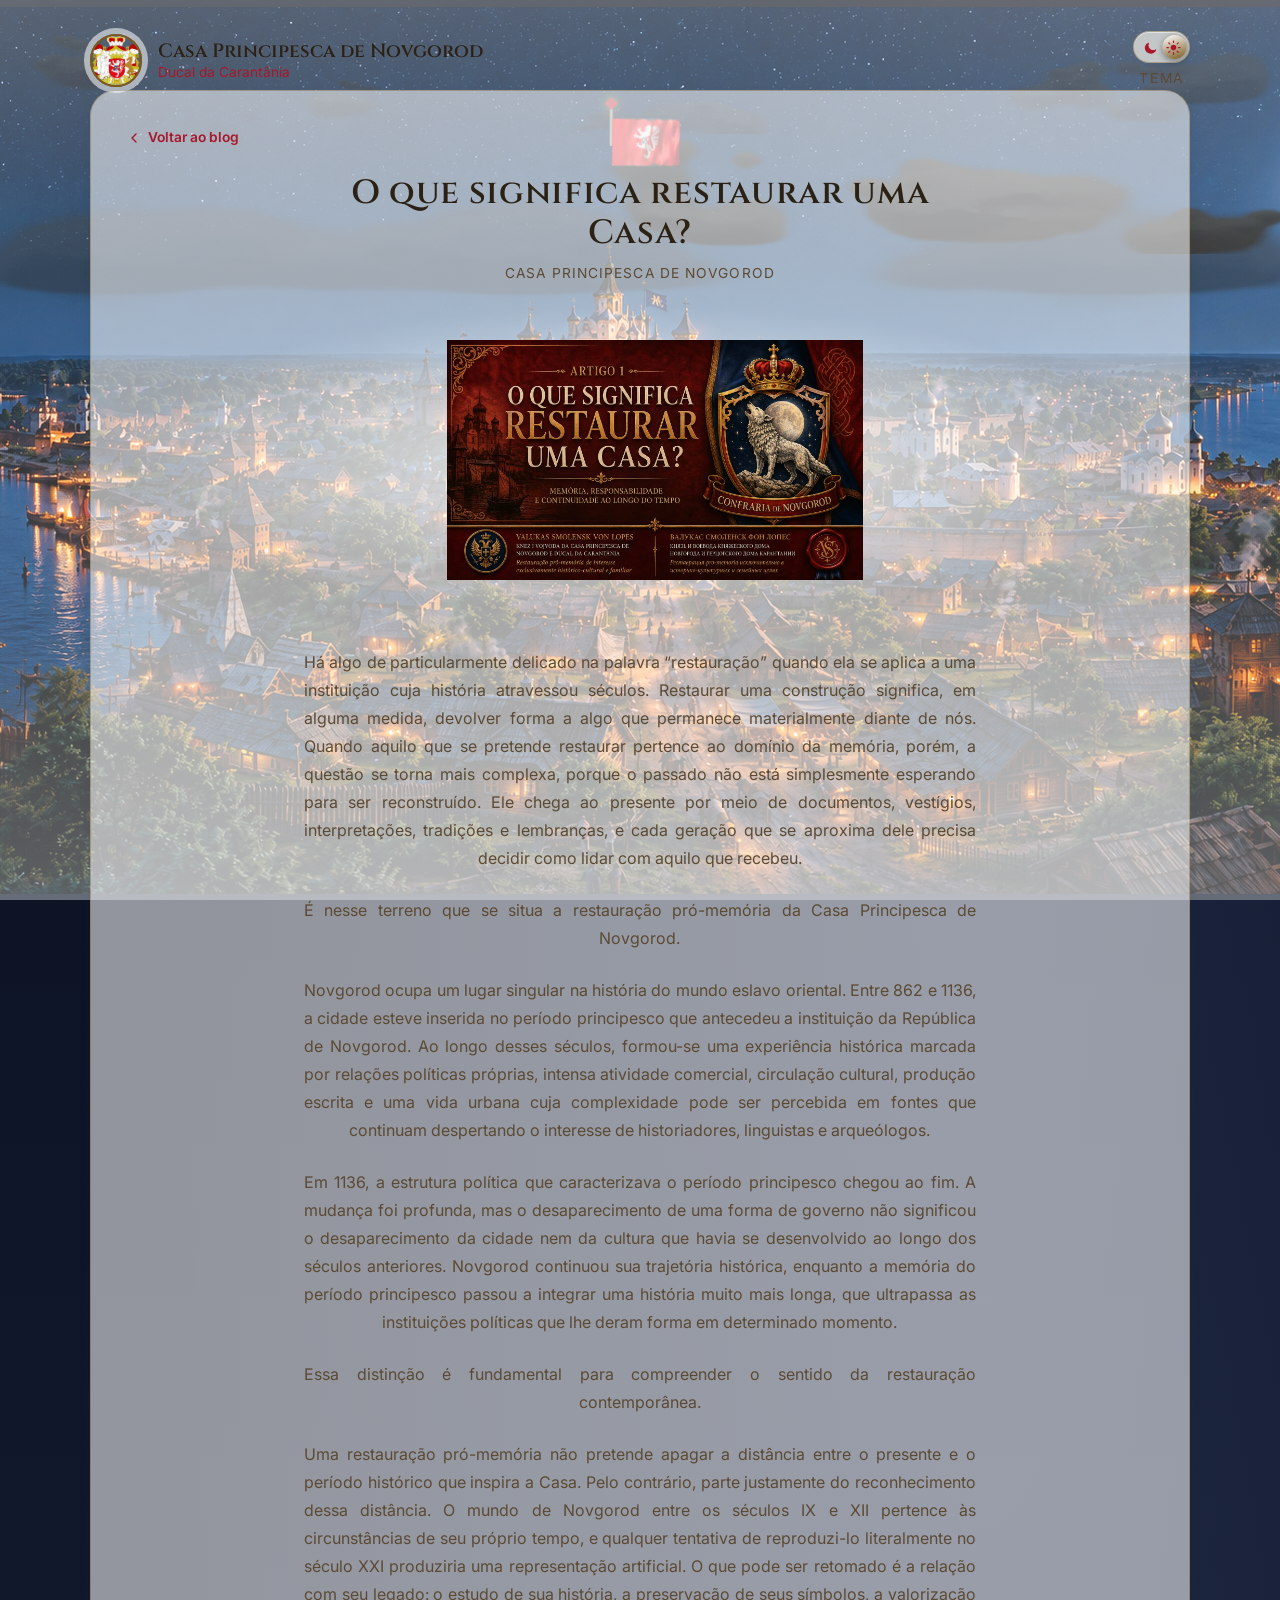
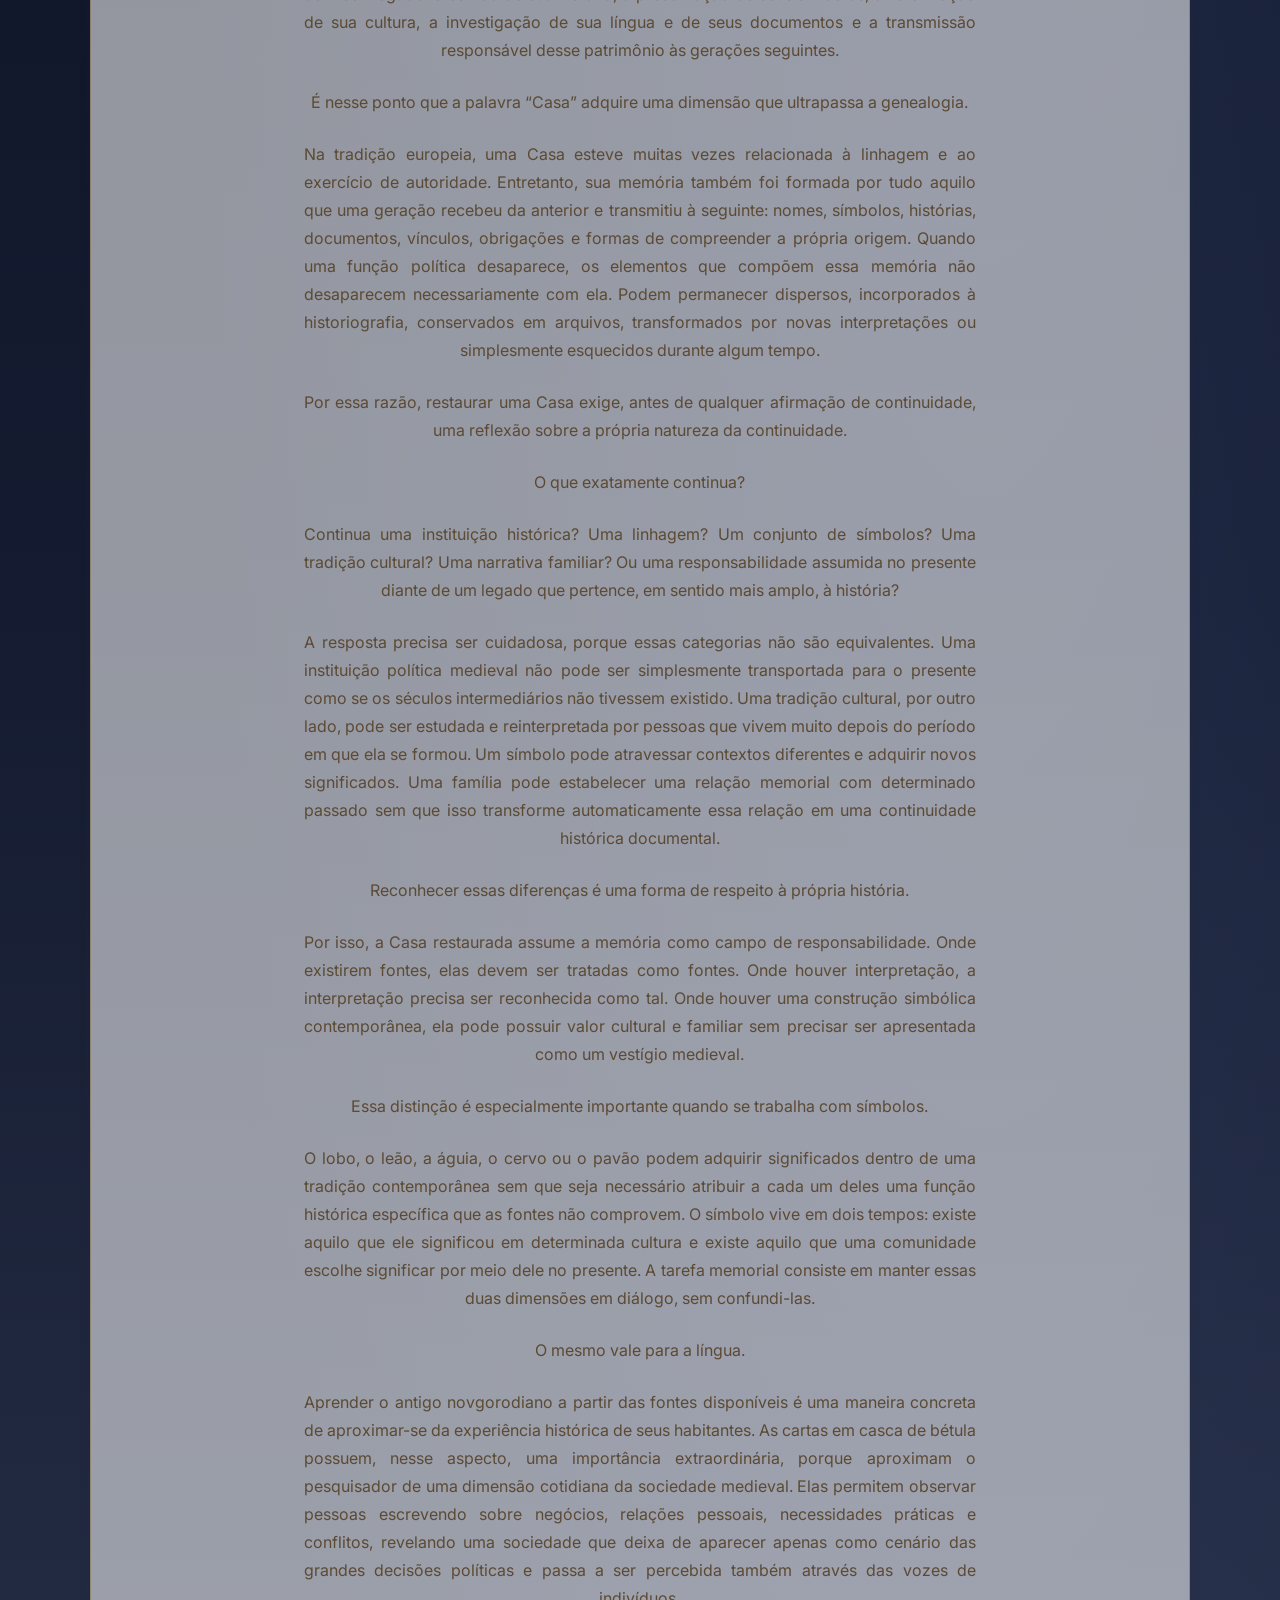
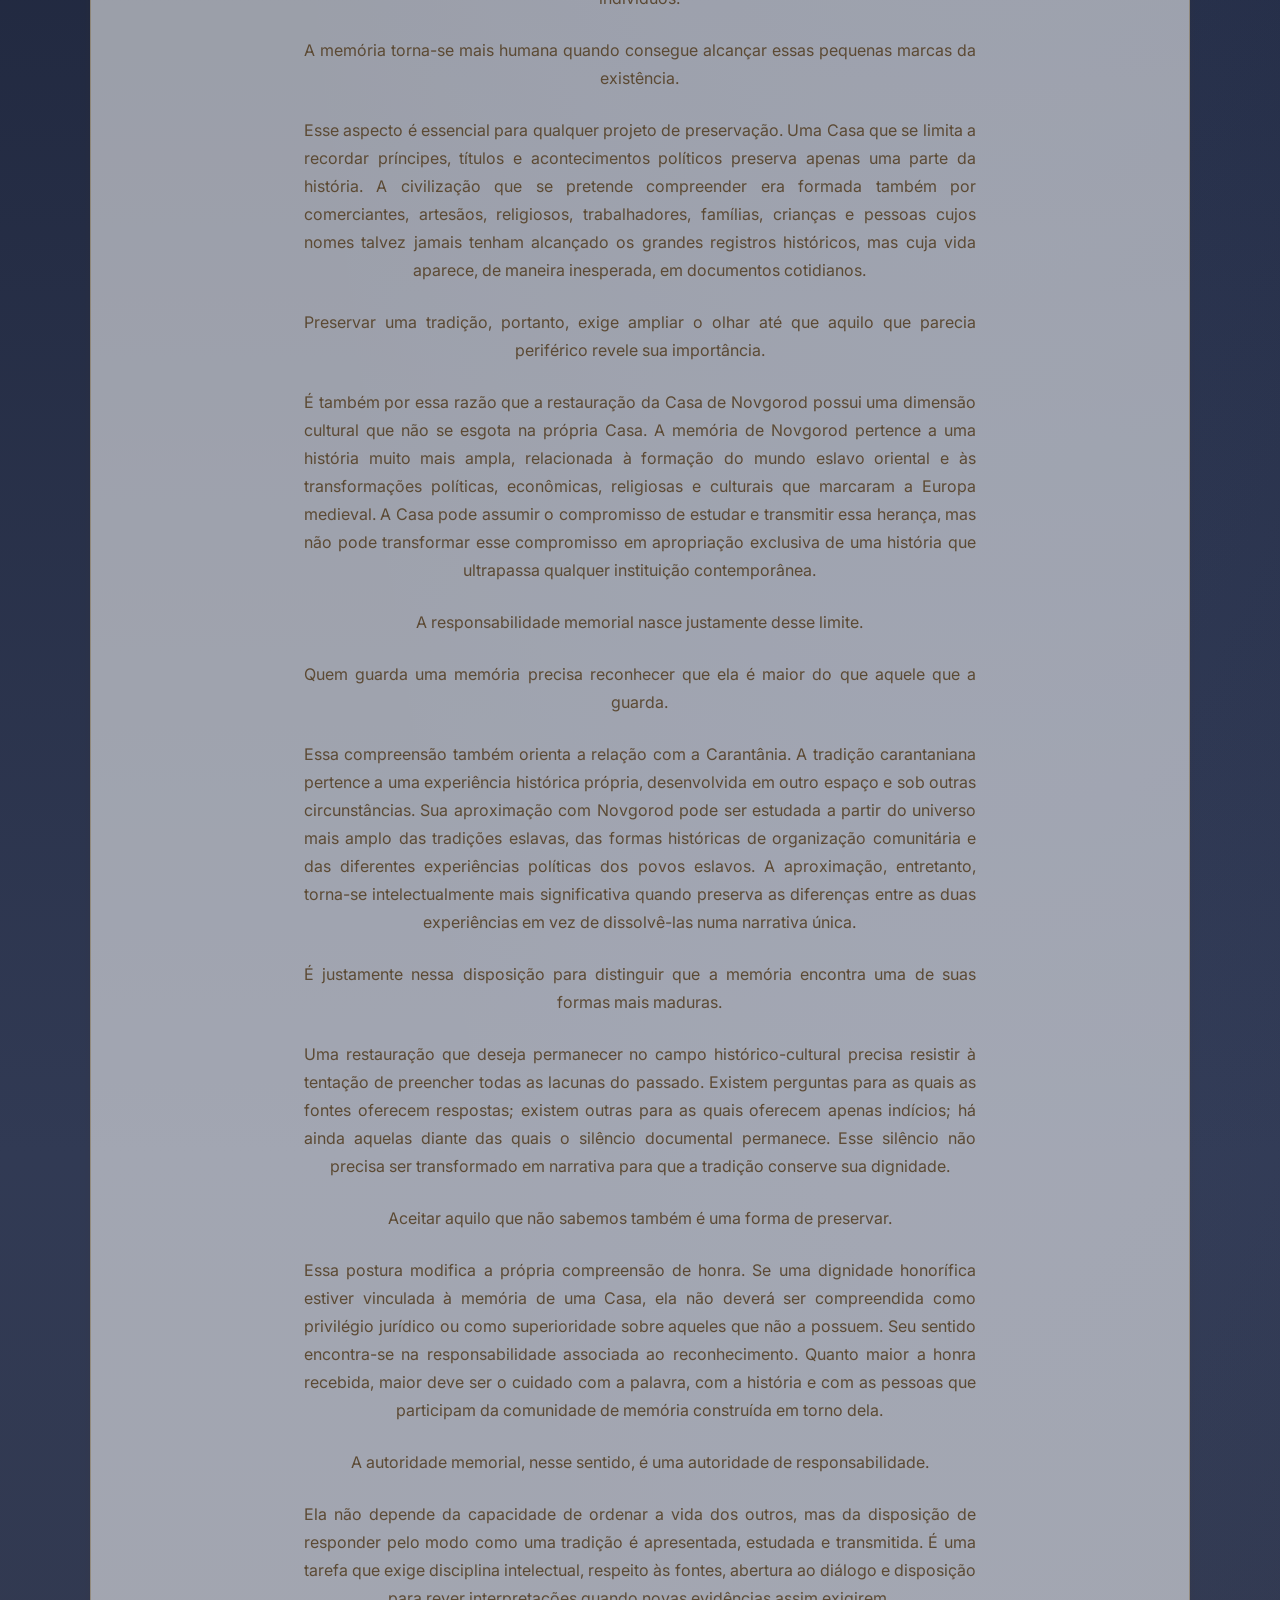
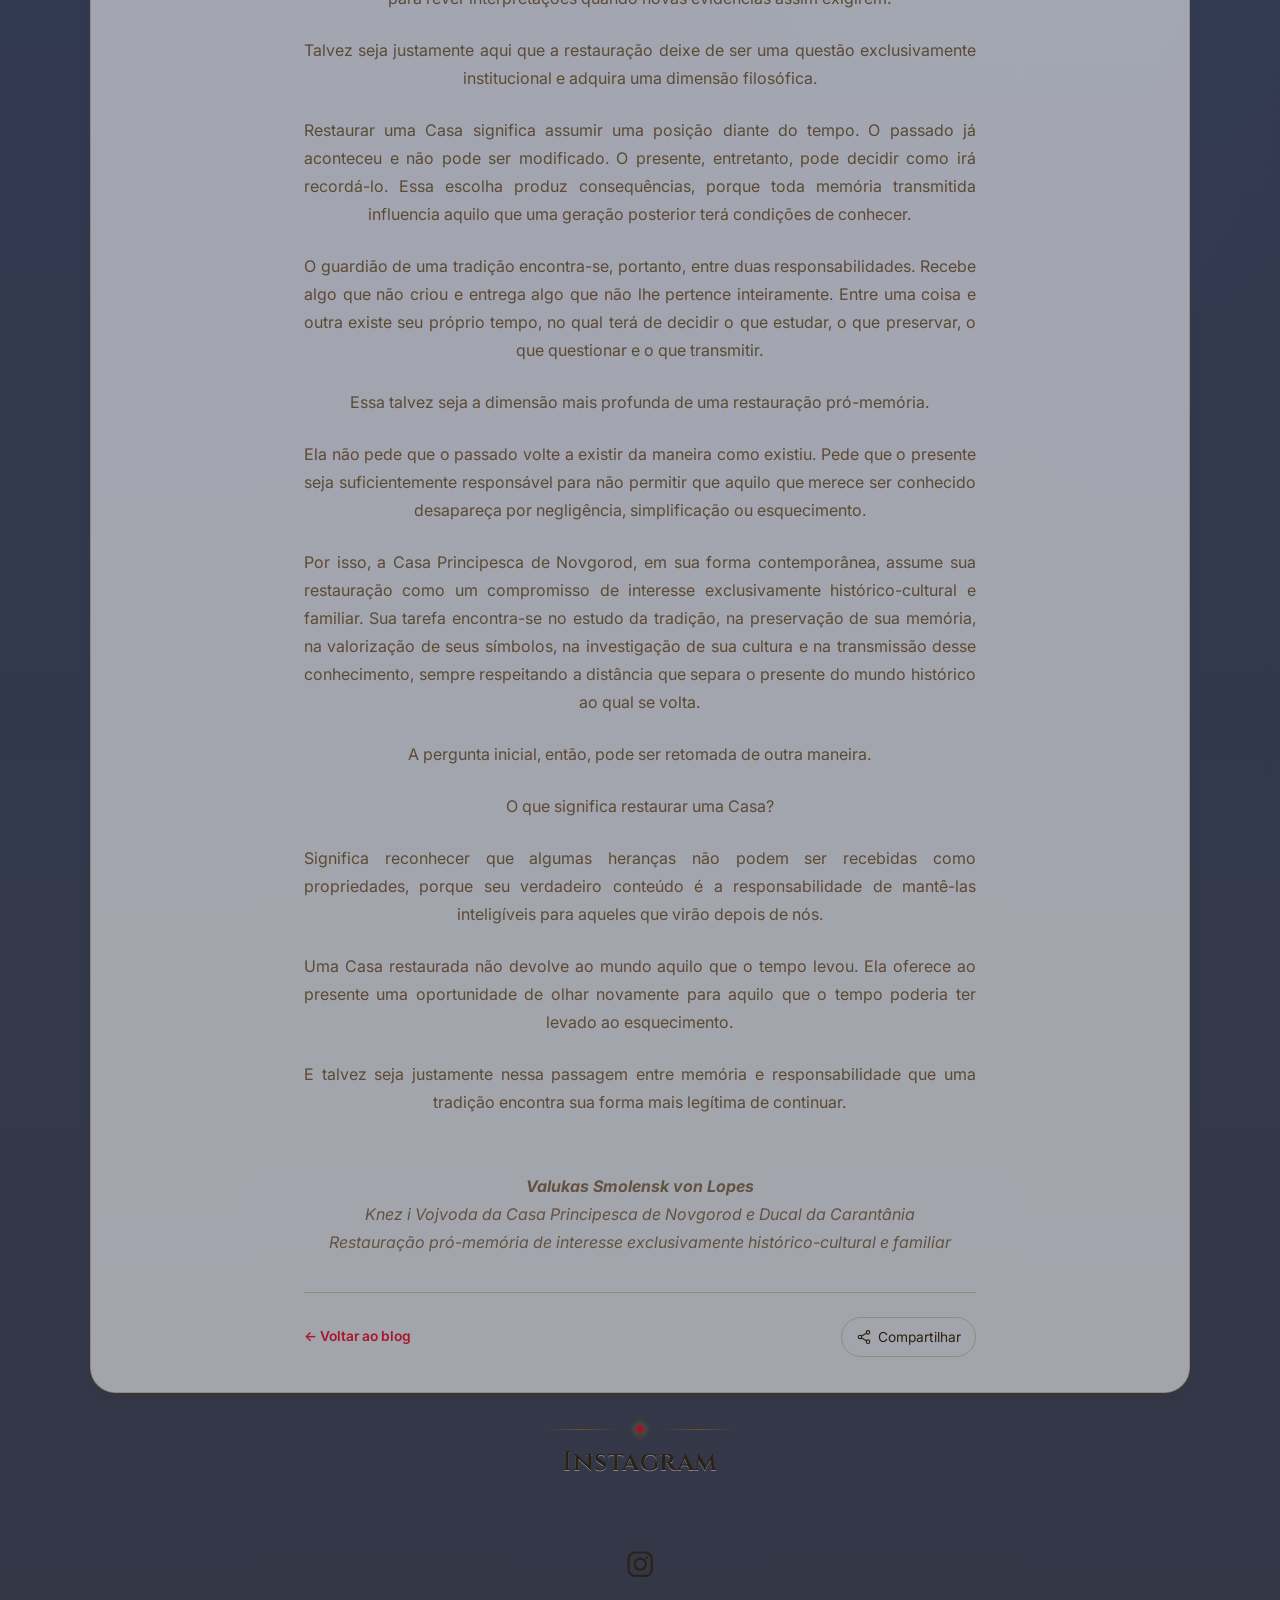
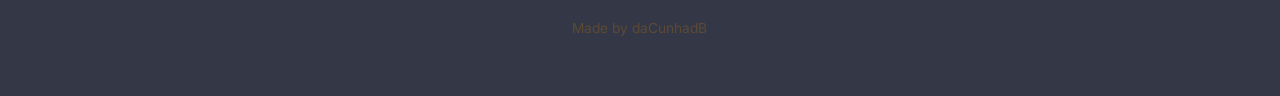
<file: blog0003.html>
<!DOCTYPE html>
<html lang="pt-BR">
  <head>
    <meta charset="UTF-8" />
    <meta http-equiv="X-UA-Compatible" content="IE=edge" />
    <meta name="viewport" content="width=device-width, initial-scale=1.0" />
    <meta name="robots" content="noindex,nofollow" />
    <meta name="theme-color" content="#0b1226" />
    <meta
      name="description"
      content="Uma reflexão sobre o sentido de uma restauração pró-memória: continuidade, símbolos, fontes e responsabilidade diante do passado."
    />

    <meta property="og:type" content="article" />
    <meta property="og:title" content="O que significa restaurar uma Casa? — Blog" />
    <meta property="og:description" content="Casa Principesca de Novgorod e Ducal da Carantânia" />
    <meta property="og:image" content="./assets/blog0003.jpeg" />
    <meta property="og:url" content="https://valukassmolensk.github.io/novgorod/blog0003.html" />

    <link rel="icon" type="image/png" href="./assets/card.png" />
    <link rel="shortcut icon" type="image/png" href="./assets/card.png" />
    <link rel="canonical" href="https://valukassmolensk.github.io/novgorod/blog0003.html" />

    <title>O que significa restaurar uma Casa? — Casa Principesca de Novgorod</title>

    <link rel="preconnect" href="https://fonts.googleapis.com" />
    <link rel="preconnect" href="https://fonts.gstatic.com" crossorigin />
    <link
      href="https://fonts.googleapis.com/css2?family=Cinzel:wght@500;600;700&family=Inter:wght@400;500;600&display=swap"
      rel="stylesheet"
    />
    <link rel="stylesheet" href="./style.css" />
    <noscript>
      <style>
        .reveal {
          opacity: 1 !important;
          transform: none !important;
        }
      </style>
    </noscript>
  </head>

  <body>
    <!-- Cena de fundo: céu de Kiev, palácio e a bandeira hasteada.

         Ordem das camadas, do fundo para a frente: céu (no <body>), estrelas,
         astro (sol ou lua), nuvens distantes, nuvens médias, palácio com o
         mastro e a bandeira, nuvens que passam à FRENTE da bandeira e, por
         fim, o véu de profundidade e o grão.

         Cada faixa de nuvens tem dois ladrilhos iguais lado a lado: quando o
         conjunto desliza exatamente a largura de um ladrilho, a emenda cai
         no mesmo ponto e o movimento é contínuo.

         O flamular da bandeira são quadros pré-renderizados (ondulação, luz
         e sombra calculadas a partir da mesma superfície de ondas) que se
         alternam em fusão cruzada. A rolagem da página controla o vento:
         --wind acelera o flamular e as nuvens e inclina o mastro. -->
    <div class="scene" aria-hidden="true">
      <div class="scene__stars"></div>
      <div class="scene__orb"></div>
      <div class="scene__haze"></div>

      <div class="scene__clouds scene__clouds--far">
        <i></i><i></i>
      </div>
      <div class="scene__clouds scene__clouds--mid">
        <i></i><i></i>
      </div>

      <div class="scene__city">
        <div class="scene__palace"></div>
        <div class="scene__palace-lights"></div>
        <div class="scene__mast">
          <div class="scene__flag-stage">
            <div class="scene__flag-halo"></div>
            <div class="scene__flag">
              <div class="scene__flag-still"></div>
              <div class="scene__flag-frame scene__flag-frame--2"></div>
              <div class="scene__flag-frame scene__flag-frame--3"></div>
              <div class="scene__flag-frame scene__flag-frame--4"></div>
            </div>
            <div class="scene__flag-sheen"></div>
          </div>
        </div>
      </div>

      <div class="scene__clouds scene__clouds--near">
        <i></i><i></i>
      </div>

      <div class="scene__vignette"></div>
      <div class="scene__grain"></div>
    </div>

    <div class="progress-banner" id="progressBanner" aria-hidden="true"></div>

    <div class="container">
      <header class="hero hero--compact">
        <a class="brand-link" href="./index.html" aria-label="Voltar à página inicial da Casa de Novgorod">
          <div class="avatar avatar--sm">
            <picture>
              <source id="avatarSource" srcset="./assets/card.webp" type="image/webp" />
              <img
                id="avatarImg"
                src="./assets/card.png"
                alt="Selo da Casa Principesca de Novgorod"
                width="64"
                height="64"
              />
            </picture>
          </div>
          <span class="brand-link__text">
            <strong>Casa Principesca de Novgorod</strong>
            <em>Ducal da Carantânia</em>
          </span>
        </a>

        <div class="theme-toggle-wrap">
          <button
            id="themeToggle"
            class="theme-toggle"
            type="button"
            role="switch"
            aria-checked="false"
            aria-label="Alternar entre tema escuro e claro"
          >
            <svg class="icon icon-moon" viewBox="0 0 24 24" aria-hidden="true" focusable="false">
              <path
                fill="currentColor"
                d="M20.4 14.9c-1.6.9-3.4 1.3-5.3.9-2.7-.5-4.9-2.4-5.8-4.9-.6-1.7-.6-3.5 0-5.1.3-.8-.5-1.6-1.3-1.2C4.4 6.3 2.5 9.9 3.1 13.7c.6 4 3.9 7.2 7.9 7.8 4.3.6 8.2-1.7 9.9-5.4.4-.8-.4-1.6-1.2-1.2z"
              />
            </svg>
            <svg class="icon icon-sun" viewBox="0 0 24 24" aria-hidden="true" focusable="false">
              <circle cx="12" cy="12" r="4.4" fill="currentColor" />
              <g stroke="currentColor" stroke-width="1.8" stroke-linecap="round">
                <line x1="12" y1="1.6" x2="12" y2="4" />
                <line x1="12" y1="20" x2="12" y2="22.4" />
                <line x1="1.6" y1="12" x2="4" y2="12" />
                <line x1="20" y1="12" x2="22.4" y2="12" />
                <line x1="4.5" y1="4.5" x2="6.2" y2="6.2" />
                <line x1="17.8" y1="17.8" x2="19.5" y2="19.5" />
                <line x1="4.5" y1="19.5" x2="6.2" y2="17.8" />
                <line x1="17.8" y1="6.2" x2="19.5" y2="4.5" />
              </g>
            </svg>
            <span class="toggle-knob"></span>
          </button>
          <span class="toggle-label">Tema</span>
        </div>
      </header>

      <main>
        <!-- ================================================================
             PUBLICAÇÃO INDIVIDUAL
             Cabeçalho compacto acima traz o link de volta à Casa; abaixo,
             o artigo (.post) reúne título, galeria de imagens de destaque
             (.post__hero, em grade responsiva), corpo do texto e ações de
             navegação/compartilhamento.
             ================================================================ -->
        <article
          class="post reveal"
          data-share-title="Símbolos e memória: ecos heráldicos eslavos"
          data-share-url="https://valukassmolensk.github.io/novgorod/blog0003.html"
        >
          <a class="post__back" href="./index.html#blog">
            <svg class="icon" viewBox="0 0 24 24" aria-hidden="true" focusable="false">
              <path
                fill="none"
                stroke="currentColor"
                stroke-width="2"
                stroke-linecap="round"
                stroke-linejoin="round"
                d="M15 18l-6-6 6-6"
              />
            </svg>
            Voltar ao blog
          </a>

          <header class="post__header reveal reveal--fade">
            <h1>O que significa restaurar uma Casa?</h1>
            <p class="post__meta">Casa Principesca de Novgorod</p>
          </header>

          <!-- Galeria de imagens de destaque: .post__hero organiza-se em
               grade responsiva (ver style.css §7b), adaptando-se de uma
               coluna única no celular a várias colunas em telas largas. -->
          <div class="post__hero reveal reveal--zoom">
            <picture>
              <source srcset="./assets/blog0003.webp" type="image/webp" />
              <img
                src="./assets/blog0003.jpeg"
                alt="Imagem de destaque da publicação sobre a restauração pró-memória da Casa Principesca de Novgorod"
                loading="lazy"
                decoding="async"
              />
            </picture>
          </div>

          <div class="post__body reveal">
            <p>Há algo de particularmente delicado na palavra “restauração” quando ela se aplica a uma instituição cuja história atravessou séculos. Restaurar uma construção significa, em alguma medida, devolver forma a algo que permanece materialmente diante de nós. Quando aquilo que se pretende restaurar pertence ao domínio da memória, porém, a questão se torna mais complexa, porque o passado não está simplesmente esperando para ser reconstruído. Ele chega ao presente por meio de documentos, vestígios, interpretações, tradições e lembranças, e cada geração que se aproxima dele precisa decidir como lidar com aquilo que recebeu.</p>
            <p>É nesse terreno que se situa a restauração pró-memória da Casa Principesca de Novgorod.</p>
            <p>Novgorod ocupa um lugar singular na história do mundo eslavo oriental. Entre 862 e 1136, a cidade esteve inserida no período principesco que antecedeu a instituição da República de Novgorod. Ao longo desses séculos, formou-se uma experiência histórica marcada por relações políticas próprias, intensa atividade comercial, circulação cultural, produção escrita e uma vida urbana cuja complexidade pode ser percebida em fontes que continuam despertando o interesse de historiadores, linguistas e arqueólogos.</p>
            <p>Em 1136, a estrutura política que caracterizava o período principesco chegou ao fim. A mudança foi profunda, mas o desaparecimento de uma forma de governo não significou o desaparecimento da cidade nem da cultura que havia se desenvolvido ao longo dos séculos anteriores. Novgorod continuou sua trajetória histórica, enquanto a memória do período principesco passou a integrar uma história muito mais longa, que ultrapassa as instituições políticas que lhe deram forma em determinado momento.</p>
            <p>Essa distinção é fundamental para compreender o sentido da restauração contemporânea.</p>
            <p>Uma restauração pró-memória não pretende apagar a distância entre o presente e o período histórico que inspira a Casa. Pelo contrário, parte justamente do reconhecimento dessa distância. O mundo de Novgorod entre os séculos IX e XII pertence às circunstâncias de seu próprio tempo, e qualquer tentativa de reproduzi-lo literalmente no século XXI produziria uma representação artificial. O que pode ser retomado é a relação com seu legado: o estudo de sua história, a preservação de seus símbolos, a valorização de sua cultura, a investigação de sua língua e de seus documentos e a transmissão responsável desse patrimônio às gerações seguintes.</p>
            <p>É nesse ponto que a palavra “Casa” adquire uma dimensão que ultrapassa a genealogia.</p>
            <p>Na tradição europeia, uma Casa esteve muitas vezes relacionada à linhagem e ao exercício de autoridade. Entretanto, sua memória também foi formada por tudo aquilo que uma geração recebeu da anterior e transmitiu à seguinte: nomes, símbolos, histórias, documentos, vínculos, obrigações e formas de compreender a própria origem. Quando uma função política desaparece, os elementos que compõem essa memória não desaparecem necessariamente com ela. Podem permanecer dispersos, incorporados à historiografia, conservados em arquivos, transformados por novas interpretações ou simplesmente esquecidos durante algum tempo.</p>
            <p>Por essa razão, restaurar uma Casa exige, antes de qualquer afirmação de continuidade, uma reflexão sobre a própria natureza da continuidade.</p>
            <p>O que exatamente continua?</p>
            <p>Continua uma instituição histórica? Uma linhagem? Um conjunto de símbolos? Uma tradição cultural? Uma narrativa familiar? Ou uma responsabilidade assumida no presente diante de um legado que pertence, em sentido mais amplo, à história?</p>
            <p>A resposta precisa ser cuidadosa, porque essas categorias não são equivalentes. Uma instituição política medieval não pode ser simplesmente transportada para o presente como se os séculos intermediários não tivessem existido. Uma tradição cultural, por outro lado, pode ser estudada e reinterpretada por pessoas que vivem muito depois do período em que ela se formou. Um símbolo pode atravessar contextos diferentes e adquirir novos significados. Uma família pode estabelecer uma relação memorial com determinado passado sem que isso transforme automaticamente essa relação em uma continuidade histórica documental.</p>
            <p>Reconhecer essas diferenças é uma forma de respeito à própria história.</p>
            <p>Por isso, a Casa restaurada assume a memória como campo de responsabilidade. Onde existirem fontes, elas devem ser tratadas como fontes. Onde houver interpretação, a interpretação precisa ser reconhecida como tal. Onde houver uma construção simbólica contemporânea, ela pode possuir valor cultural e familiar sem precisar ser apresentada como um vestígio medieval.</p>
            <p>Essa distinção é especialmente importante quando se trabalha com símbolos.</p>
            <p>O lobo, o leão, a águia, o cervo ou o pavão podem adquirir significados dentro de uma tradição contemporânea sem que seja necessário atribuir a cada um deles uma função histórica específica que as fontes não comprovem. O símbolo vive em dois tempos: existe aquilo que ele significou em determinada cultura e existe aquilo que uma comunidade escolhe significar por meio dele no presente. A tarefa memorial consiste em manter essas duas dimensões em diálogo, sem confundi-las.</p>
            <p>O mesmo vale para a língua.</p>
            <p>Aprender o antigo novgorodiano a partir das fontes disponíveis é uma maneira concreta de aproximar-se da experiência histórica de seus habitantes. As cartas em casca de bétula possuem, nesse aspecto, uma importância extraordinária, porque aproximam o pesquisador de uma dimensão cotidiana da sociedade medieval. Elas permitem observar pessoas escrevendo sobre negócios, relações pessoais, necessidades práticas e conflitos, revelando uma sociedade que deixa de aparecer apenas como cenário das grandes decisões políticas e passa a ser percebida também através das vozes de indivíduos.</p>
            <p>A memória torna-se mais humana quando consegue alcançar essas pequenas marcas da existência.</p>
            <p>Esse aspecto é essencial para qualquer projeto de preservação. Uma Casa que se limita a recordar príncipes, títulos e acontecimentos políticos preserva apenas uma parte da história. A civilização que se pretende compreender era formada também por comerciantes, artesãos, religiosos, trabalhadores, famílias, crianças e pessoas cujos nomes talvez jamais tenham alcançado os grandes registros históricos, mas cuja vida aparece, de maneira inesperada, em documentos cotidianos.</p>
            <p>Preservar uma tradição, portanto, exige ampliar o olhar até que aquilo que parecia periférico revele sua importância.</p>
            <p>É também por essa razão que a restauração da Casa de Novgorod possui uma dimensão cultural que não se esgota na própria Casa. A memória de Novgorod pertence a uma história muito mais ampla, relacionada à formação do mundo eslavo oriental e às transformações políticas, econômicas, religiosas e culturais que marcaram a Europa medieval. A Casa pode assumir o compromisso de estudar e transmitir essa herança, mas não pode transformar esse compromisso em apropriação exclusiva de uma história que ultrapassa qualquer instituição contemporânea.</p>
            <p>A responsabilidade memorial nasce justamente desse limite.</p>
            <p>Quem guarda uma memória precisa reconhecer que ela é maior do que aquele que a guarda.</p>
            <p>Essa compreensão também orienta a relação com a Carantânia. A tradição carantaniana pertence a uma experiência histórica própria, desenvolvida em outro espaço e sob outras circunstâncias. Sua aproximação com Novgorod pode ser estudada a partir do universo mais amplo das tradições eslavas, das formas históricas de organização comunitária e das diferentes experiências políticas dos povos eslavos. A aproximação, entretanto, torna-se intelectualmente mais significativa quando preserva as diferenças entre as duas experiências em vez de dissolvê-las numa narrativa única.</p>
            <p>É justamente nessa disposição para distinguir que a memória encontra uma de suas formas mais maduras.</p>
            <p>Uma restauração que deseja permanecer no campo histórico-cultural precisa resistir à tentação de preencher todas as lacunas do passado. Existem perguntas para as quais as fontes oferecem respostas; existem outras para as quais oferecem apenas indícios; há ainda aquelas diante das quais o silêncio documental permanece. Esse silêncio não precisa ser transformado em narrativa para que a tradição conserve sua dignidade.</p>
            <p>Aceitar aquilo que não sabemos também é uma forma de preservar.</p>
            <p>Essa postura modifica a própria compreensão de honra. Se uma dignidade honorífica estiver vinculada à memória de uma Casa, ela não deverá ser compreendida como privilégio jurídico ou como superioridade sobre aqueles que não a possuem. Seu sentido encontra-se na responsabilidade associada ao reconhecimento. Quanto maior a honra recebida, maior deve ser o cuidado com a palavra, com a história e com as pessoas que participam da comunidade de memória construída em torno dela.</p>
            <p>A autoridade memorial, nesse sentido, é uma autoridade de responsabilidade.</p>
            <p>Ela não depende da capacidade de ordenar a vida dos outros, mas da disposição de responder pelo modo como uma tradição é apresentada, estudada e transmitida. É uma tarefa que exige disciplina intelectual, respeito às fontes, abertura ao diálogo e disposição para rever interpretações quando novas evidências assim exigirem.</p>
            <p>Talvez seja justamente aqui que a restauração deixe de ser uma questão exclusivamente institucional e adquira uma dimensão filosófica.</p>
            <p>Restaurar uma Casa significa assumir uma posição diante do tempo. O passado já aconteceu e não pode ser modificado. O presente, entretanto, pode decidir como irá recordá-lo. Essa escolha produz consequências, porque toda memória transmitida influencia aquilo que uma geração posterior terá condições de conhecer.</p>
            <p>O guardião de uma tradição encontra-se, portanto, entre duas responsabilidades. Recebe algo que não criou e entrega algo que não lhe pertence inteiramente. Entre uma coisa e outra existe seu próprio tempo, no qual terá de decidir o que estudar, o que preservar, o que questionar e o que transmitir.</p>
            <p>Essa talvez seja a dimensão mais profunda de uma restauração pró-memória.</p>
            <p>Ela não pede que o passado volte a existir da maneira como existiu. Pede que o presente seja suficientemente responsável para não permitir que aquilo que merece ser conhecido desapareça por negligência, simplificação ou esquecimento.</p>
            <p>Por isso, a Casa Principesca de Novgorod, em sua forma contemporânea, assume sua restauração como um compromisso de interesse exclusivamente histórico-cultural e familiar. Sua tarefa encontra-se no estudo da tradição, na preservação de sua memória, na valorização de seus símbolos, na investigação de sua cultura e na transmissão desse conhecimento, sempre respeitando a distância que separa o presente do mundo histórico ao qual se volta.</p>
            <p>A pergunta inicial, então, pode ser retomada de outra maneira.</p>
            <p>O que significa restaurar uma Casa?</p>
            <p>Significa reconhecer que algumas heranças não podem ser recebidas como propriedades, porque seu verdadeiro conteúdo é a responsabilidade de mantê-las inteligíveis para aqueles que virão depois de nós.</p>
            <p>Uma Casa restaurada não devolve ao mundo aquilo que o tempo levou. Ela oferece ao presente uma oportunidade de olhar novamente para aquilo que o tempo poderia ter levado ao esquecimento.</p>
            <p>E talvez seja justamente nessa passagem entre memória e responsabilidade que uma tradição encontra sua forma mais legítima de continuar.</p>
            <p class="post__signature">
              <strong>Valukas Smolensk von Lopes</strong><br />
              Knez i Vojvoda da Casa Principesca de Novgorod e Ducal da Carantânia<br />
              Restauração pró-memória de interesse exclusivamente histórico-cultural e familiar
            </p>
          </div>

          <div class="post__actions reveal reveal--fade">
            <a href="./index.html#blog" class="blog-post__link">← Voltar ao blog</a>
            <button class="share-btn" type="button" aria-label="Compartilhar publicação">
              <svg class="icon" viewBox="0 0 24 24" aria-hidden="true" focusable="false">
                <g fill="none" stroke="currentColor" stroke-width="1.7" stroke-linecap="round" stroke-linejoin="round">
                  <circle cx="18" cy="5" r="2.6" />
                  <circle cx="6" cy="12" r="2.6" />
                  <circle cx="18" cy="19" r="2.6" />
                  <line x1="8.3" y1="10.6" x2="15.7" y2="6.4" />
                  <line x1="8.3" y1="13.4" x2="15.7" y2="17.6" />
                </g>
              </svg>
              <span>Compartilhar</span>
            </button>
          </div>
        </article>
      </main>

      <!-- ================================================================
           RODAPÉ / REDES SOCIAIS
           ================================================================ -->
      <footer>
        <div class="divider" aria-hidden="true"><span class="divider__mark"></span></div>

        <h2 class="section-title">Instagram</h2>
        <ul class="social" id="social">
          <li>
            <a
              href="https://instagram.com/armice.novgorod"
              aria-label="Instagram da Casa de Novgorod"
              target="_blank"
              rel="noopener"
            >
              <svg class="icon" viewBox="0 0 24 24" aria-hidden="true" focusable="false">
                <g fill="none" stroke="currentColor" stroke-width="1.7">
                  <rect x="2.8" y="2.8" width="18.4" height="18.4" rx="5.2" />
                  <circle cx="12" cy="12" r="4.4" />
                  <circle cx="17.15" cy="6.85" r="1" fill="currentColor" stroke="none" />
                </g>
              </svg>
            </a>
          </li>
        </ul>

        <p class="credit">
          <a href="https://www.instagram.com/dacunhadb" target="_blank" rel="noopener">Made by daCunhadB</a>
        </p>
      </footer>
    </div>

    <div id="toast" class="toast" role="status" aria-live="polite"></div>

    <script src="./scripts.js"></script>
  </body>
</html>
</file>
<file: style.css>
/* ==========================================================================
   Casa Principesca de Novgorod — folha de estilos
   Compartilhada por index.html e por todas as páginas de publicação
   (blog0001.html, blog0002.html, blog0003.html, e quaisquer novas).

   Índice geral:
   1.  Reset & tokens (design system: cores, tipografia fluida, espaçamento,
       raios, durações/easing de transição)
   2.  Cena de fundo animada (bandeira de tecido em painel responsivo, com
       filtros SVG de deformação e iluminação, dobras, brilho especular,
       sombra projetada, véu de profundidade, raios de luz, textura de grão,
       transições de entrada e saída de página)
   3.  Base tipográfica e utilitários (títulos, links, <picture>/<img>,
       transições globais de tema claro/escuro)
   4.  Barra de progresso (rolagem)
   5.  Cabeçalho / perfil / alternador de tema
   6.  Ornamentos e divisores
   7.  Blog (grade de publicações no índice)
   7b. Página de publicação individual (post) + cabeçalho compacto +
       galeria responsiva de imagens de destaque (.post__hero)
   8.  Links externos
   9.  Legado (texto + emblema)
   10. Multimídia
   11. Rodapé / redes sociais
   12. Animações de revelação ao rolar (escalonamento automático) e
       micro-interações (brilho de hover, sublinhados, resposta ao toque)
   13. Toast (feedback de compartilhamento)
   14. Media queries — responsividade
   15. Acessibilidade (foco, movimento reduzido)

   Convenção: cada bloco abaixo começa com um comentário de seção no mesmo
   formato deste índice — ao adicionar um novo bloco de estilos, crie uma
   seção própria e adicione uma entrada correspondente aqui.
   ========================================================================== */

/* -------------------------------------------------------------------------
   1. Reset & tokens
   ------------------------------------------------------------------------- */
*,
*::before,
*::after {
  margin: 0;
  padding: 0;
  box-sizing: border-box;
  -webkit-font-smoothing: antialiased;
  -moz-osx-font-smoothing: grayscale;
}

:root {
  /* --- Paleta "Noite sobre Kiev" (tema escuro, padrão) ---
     O fundo do documento É o céu da cena: um degradê de noite alta, do
     zênite ao horizonte, onde o brilho da cidade ainda toca as nuvens. */
  --darkbrown: #0b1226;
  --lightbrown: #3a3050;
  --bg-degrees: 180deg;

  --ink: #d6d0c4;
  --ink-dim: #a89e8f;
  --stroke: #c9c9c9;
  --accent: #ffd700;
  --accent-deep: #a8172a;      /* vermelho extraído da bandeira */
  --accent-deep-ink: #ffb3ba;

  --surface: rgba(255, 255, 255, 0.06);
  --surface-hover: rgba(255, 255, 255, 0.1);
  --surface-strong: rgba(20, 15, 12, 0.55);
  --card-border: rgba(201, 201, 201, 0.35);

  --shadow-1: 0 6px 18px -8px rgba(0, 0, 0, 0.55);
  --shadow-2: 0 20px 48px -20px rgba(0, 0, 0, 0.65);
  --shadow-inset: inset 0 1px 0 rgba(255, 255, 255, 0.08);

  --body-bg: radial-gradient(ellipse at 78% 12%, rgba(150, 170, 220, 0.18), transparent 58%),
    radial-gradient(ellipse at 40% 104%, rgba(214, 150, 96, 0.22), transparent 62%),
    linear-gradient(
      180deg,
      #050a1a 0%,
      #0b1226 32%,
      #1b2344 62%,
      #34355a 84%,
      #4a3f52 100%
    );

  /* --- Escala tipográfica fluida --- */
  --font-display: "Cinzel", "Times New Roman", serif;
  --font-body: "Inter", system-ui, sans-serif;

  --fs-hero: clamp(1.65rem, 1.15rem + 2.2vw, 2.6rem);
  --fs-h2: clamp(1.2rem, 1rem + 1vw, 1.65rem);
  --fs-h3: clamp(1.05rem, 0.95rem + 0.5vw, 1.25rem);
  --fs-body: clamp(0.92rem, 0.88rem + 0.2vw, 1rem);
  --fs-small: clamp(0.78rem, 0.75rem + 0.15vw, 0.86rem);

  /* --- Espaçamento --- */
  --space-1: 0.25rem;
  --space-2: 0.5rem;
  --space-3: 1rem;
  --space-4: 1.5rem;
  --space-5: 2.25rem;
  --space-6: 3.5rem;

  /* --- Forma & movimento --- */
  --radius-sm: 0.6rem;
  --radius-md: 1.1rem;
  --radius-lg: 1.6rem;
  --radius-pill: 999px;

  --ease-royal: cubic-bezier(0.22, 0.61, 0.36, 1);
  --dur-1: 0.25s;
  --dur-2: 0.45s;
  --dur-3: 0.9s;
}

/* --- Paleta "Dia sobre Kiev" (tema claro) ---
   O mesmo céu, agora em plena luz: azul no alto, claro no horizonte.
   A tinta é escura sobre o fundo claro (o original usava prata sobre
   prata e não tinha contraste). */
html.light {
  --darkbrown: #2d4a6b;
  --lightbrown: #7aa6ce;
  --bg-degrees: 135deg;

  --ink: #2c2115;
  --ink-dim: #5c4a34;
  --stroke: #7a5a1f;
  --accent: #a8172a;
  --accent-deep: #7a5a1f;
  --accent-deep-ink: #5c1119;

  --surface: rgba(255, 255, 255, 0.55);
  --surface-hover: rgba(255, 255, 255, 0.78);
  --surface-strong: rgba(255, 250, 240, 0.65);
  --card-border: rgba(122, 90, 31, 0.35);

  --shadow-1: 0 6px 18px -10px rgba(60, 40, 10, 0.35);
  --shadow-2: 0 20px 48px -22px rgba(60, 40, 10, 0.4);
  --shadow-inset: inset 0 1px 0 rgba(255, 255, 255, 0.5);

  --body-bg: radial-gradient(ellipse at 80% 8%, rgba(255, 240, 190, 0.5), transparent 58%),
    linear-gradient(
      180deg,
      #3f7cb8 0%,
      #6ba3d6 30%,
      #a8cdea 58%,
      #d8e8f4 80%,
      #f2ead9 100%
    );
}


/* -------------------------------------------------------------------------
   SkyMap — canvas panorâmico 360°×180°
   O canvas fica atrás de tudo (z-index -4) e é controlado pelo skymap.js.
   As camadas HTML da .scene recebem deslocamento de paralaxe via variáveis
   CSS --gyro-x e --gyro-y escritas pelo mesmo motor.
   ------------------------------------------------------------------------- */
#skyCanvas {
  position: fixed;
  inset: 0;
  width: 100%;
  height: 100%;
  z-index: -4;
  pointer-events: auto;   /* recebe mouse/touch para arrastar o panorama */
  cursor: grab;
  display: block;
}

#skyCanvas:active {
  cursor: grabbing;
}

/* Dica de interação: aparece por 4 s e desaparece */
.skymap-hint {
  position: fixed;
  bottom: clamp(1rem, 4vh, 2.5rem);
  left: 50%;
  transform: translateX(-50%);
  z-index: 20;
  display: flex;
  align-items: center;
  gap: .5rem;
  padding: .5rem 1rem;
  border-radius: var(--radius-pill);
  background: rgba(8, 10, 24, 0.72);
  border: 1px solid rgba(255, 255, 255, 0.12);
  color: rgba(255, 255, 255, 0.82);
  font-size: var(--fs-small);
  backdrop-filter: blur(.5rem);
  -webkit-backdrop-filter: blur(.5rem);
  pointer-events: none;
  animation: hint-show 4.5s var(--ease-royal) forwards;
}

.skymap-hint svg {
  width: 1.1rem;
  height: 1.1rem;
  flex-shrink: 0;
  opacity: .8;
}

@keyframes hint-show {
  0%   { opacity: 0; transform: translateX(-50%) translateY(6px); }
  12%  { opacity: 1; transform: translateX(-50%) translateY(0);   }
  72%  { opacity: 1; }
  100% { opacity: 0; pointer-events: none; }
}

/* Variáveis de paralaxe escritas pelo skymap.js.
   Usadas pelas camadas da .scene para deslocamento proporcional à profundidade. */
html {
  --gyro-x: 0px;
  --gyro-y: 0px;
  /* Linha de horizonte: estrelas e nuvens ficam acima deste limite */
  --sky-h: 62%;
}

@media (max-width: 860px) { html { --sky-h: 58%; } }
@media (max-width: 520px) { html { --sky-h: 54%; } }
@media (max-height: 520px) and (orientation: landscape) { html { --sky-h: 50%; } }

/* Paralaxe de profundidade nas camadas existentes da .scene.
   Cada multiplicador é a profundidade da camada (0 = fundo, 1 = frente). */
.scene__stars         { transform: translate3d(calc(var(--gyro-x) * 0.08), calc(var(--gyro-y) * 0.08), 0); }
.scene__orb           { transform: translate3d(calc(var(--gyro-x) * 0.12), calc(var(--gyro-y) * 0.12), 0); }
.scene__haze          { transform: translate3d(calc(var(--gyro-x) * 0.14), calc(var(--gyro-y) * 0.10), 0); }
.scene__clouds--far   { transform: translate3d(calc(var(--gyro-x) * 0.18), calc(var(--gyro-y) * 0.10), 0); }
.scene__clouds--mid   { transform: translate3d(calc(var(--gyro-x) * 0.28), calc(var(--gyro-y) * 0.14), 0); }
.scene__city          { transform: translate3d(calc(-50% + var(--gyro-x) * 0.42), calc(var(--gyro-y) * 0.20), 0); }
.scene__clouds--near  { transform: translate3d(calc(var(--gyro-x) * 0.58), calc(var(--gyro-y) * 0.24), 0); }
body {
  background: var(--weather-body-bg, var(--body-bg));
}

.scene {
  --weather-cloud-opacity: 0.68;
  --weather-cloud-brightness: 0.42;
  --weather-cloud-saturation: 0.5;
  --weather-cloud-contrast: 0.92;
  --weather-haze-opacity: 0;
  --weather-ground-tint: rgba(70, 62, 48, 0);
}

.scene__weather-haze {
  position: absolute;
  inset: 0;
  z-index: 3;
  pointer-events: none;
  opacity: var(--weather-haze-opacity);
  background:
    radial-gradient(90% 35% at 50% 88%, var(--weather-ground-tint), transparent 72%),
    linear-gradient(180deg, rgba(255,255,255,0) 0 55%, rgba(80,70,55,.10) 100%);
  mix-blend-mode: multiply;
  transition: opacity 1.6s ease, background 1.6s ease;
}

.scene__clouds i {
  filter: brightness(var(--weather-cloud-brightness))
    saturate(var(--weather-cloud-saturation))
    contrast(var(--weather-cloud-contrast))
    hue-rotate(var(--weather-cloud-hue, 0deg));
  transition: filter 1.8s ease, opacity 1.8s ease;
}

.scene__stars,
.scene__orb,
.scene__haze,
.scene__city,
.scene__vignette,
.scene__grain {
  transition: filter 1.6s ease, opacity 1.6s ease, background 1.6s ease;
}

/* Chuva: partículas inclinadas pela direção do vento. */
.scene__rain {
  position: absolute;
  inset: -12% -8%;
  z-index: 8;
  pointer-events: none;
  overflow: hidden;
  opacity: 0;
  transition: opacity 1.2s ease;
}

.scene__rain span {
  position: absolute;
  top: -18%;
  left: var(--x);
  width: var(--w);
  height: var(--h);
  border-radius: 999px;
  background: linear-gradient(180deg, rgba(225,242,255,.06), rgba(190,224,255,.58));
  transform: rotate(var(--angle));
  opacity: var(--a);
  animation: rain-fall var(--speed) linear infinite;
  animation-delay: var(--delay);
}

@keyframes rain-fall {
  from { transform: translate3d(0, -12%, 0) rotate(var(--angle)); }
  to { transform: translate3d(var(--drift), 122%, 0) rotate(var(--angle)); }
}

.scene__dry-dust {
  position: absolute;
  inset: 0;
  z-index: 7;
  pointer-events: none;
  opacity: 0;
  background-image:
    radial-gradient(circle at 12% 76%, rgba(224,190,126,.45) 0 1px, transparent 2px),
    radial-gradient(circle at 62% 84%, rgba(208,172,111,.32) 0 1px, transparent 2px),
    radial-gradient(circle at 86% 70%, rgba(238,204,140,.36) 0 1px, transparent 2px);
  background-size: 180px 130px, 230px 170px, 310px 190px;
  animation: dust-drift 24s linear infinite;
  transition: opacity 1.8s ease;
}

@keyframes dust-drift {
  from { transform: translate3d(-2%, 0, 0); }
  to { transform: translate3d(4%, -1%, 0); }
}

/* Relâmpago: o JS dispara a classe somente por alguns milissegundos. */
.scene__lightning {
  position: absolute;
  inset: 0;
  z-index: 9;
  pointer-events: none;
  opacity: 0;
  background:
    radial-gradient(35% 35% at 72% 22%, rgba(255,255,255,.96), transparent 70%),
    rgba(225,238,255,.12);
  mix-blend-mode: screen;
}

.scene__lightning.is-flash {
  animation: lightning-flash .38s ease-out both;
}

@keyframes lightning-flash {
  0% { opacity: 0; }
  12% { opacity: .88; }
  18% { opacity: .16; }
  30% { opacity: .72; }
  42% { opacity: .05; }
  100% { opacity: 0; }
}

/* O palácio recebe a mesma iluminação atmosférica do céu. */
.scene__palace {
  filter: brightness(var(--palace-brightness, .3))
    saturate(var(--palace-saturation, .45))
    contrast(var(--palace-contrast, 1.05));
  transition: filter 1.7s ease;
}

.scene__palace-lights {
  opacity: var(--palace-lights, .85);
  transition: opacity 1.7s ease;
}

.scene__vignette {
  opacity: var(--weather-vignette-opacity, 1);
  transition: opacity 1.7s ease, background 1.7s ease;
}

/* -------------------------------------------------------------------------
   Controles climáticos
   ------------------------------------------------------------------------- */
.scene-controls {
  position: relative;
  display: flex;
  flex-direction: column;
  align-items: center;
  gap: .35rem;
  z-index: 12;
}

.scene-control {
  min-height: 44px;
  padding: .55rem .9rem;
  border: 1px solid var(--card-border);
  border-radius: var(--radius-pill);
  background: var(--surface-strong);
  color: var(--ink);
  backdrop-filter: blur(.5rem);
  -webkit-backdrop-filter: blur(.5rem);
  cursor: pointer;
  box-shadow: var(--shadow-inset), var(--shadow-1);
  font: inherit;
  font-size: var(--fs-small);
  display: inline-flex;
  align-items: center;
  gap: .45rem;
}

.scene-control:hover {
  border-color: var(--accent);
  background: var(--surface-hover);
}

.scene-control:focus-visible,
.weather-select:focus-visible {
  outline: 2px solid var(--accent);
  outline-offset: 3px;
}

.weather-panel {
  width: min(17rem, calc(100vw - 2rem));
  padding: .8rem;
  border: 1px solid var(--card-border);
  border-radius: var(--radius-md);
  background: var(--surface-strong);
  backdrop-filter: blur(.8rem);
  -webkit-backdrop-filter: blur(.8rem);
  box-shadow: var(--shadow-2);
  text-align: left;
}

.weather-panel__label {
  display: block;
  margin-bottom: .35rem;
  color: var(--ink-dim);
  font-size: var(--fs-small);
}

.weather-select {
  width: 100%;
  min-height: 44px;
  padding: .55rem .7rem;
  border: 1px solid var(--card-border);
  border-radius: var(--radius-sm);
  background: var(--surface);
  color: var(--ink);
  font: inherit;
}

.weather-readout {
  margin-top: .55rem;
  color: var(--ink-dim);
  font-size: .75rem;
  line-height: 1.4;
}

html[data-weather="rain"] .scene__rain,
html[data-weather="storm"] .scene__rain {
  opacity: var(--rain-layer-opacity, .78);
}

html[data-weather="drought"] .scene__dry-dust {
  opacity: .72;
}

html[data-weather="storm"] .scene__clouds {
  --weather-cloud-opacity: .92;
}

html[data-weather="drought"] .scene__clouds {
  --weather-cloud-opacity: .42;
  --weather-cloud-brightness: .82;
  --weather-cloud-saturation: .72;
  --weather-cloud-contrast: 1.02;
}

@media (max-width: 560px) {
  .weather-panel {
    width: min(15rem, calc(100vw - 1.5rem));
  }

  .scene-controls {
    align-self: center;
  }

  .scene__rain span {
    animation-duration: calc(var(--speed) * .9);
  }
}

@media (prefers-reduced-motion: reduce) {
  .scene__rain span,
  .scene__dry-dust,
  .scene__lightning,
  .scene__clouds {
    animation: none !important;
  }
}

/* -------------------------------------------------------------------------
   2. Cena de fundo — céu de Kiev, palácio e bandeira hasteada

   A cena é um cenário em profundidade, não um papel de parede:

     céu          o próprio fundo do documento (gradiente de dia ou de noite)
     estrelas     ladrilho, só à noite
     astro        sol ou lua, com o halo que ilumina a cena
     nuvens       três faixas contínuas em velocidades diferentes; a última
                  passa À FRENTE da bandeira
     palácio      silhueta em contraluz, com as janelas acesas à noite
     mastro       nasce da cúpula e sustenta a bandeira
     bandeira     quadros pré-renderizados (ondulação, luz e sombra vindas da
                  mesma superfície de ondas) alternados em fusão cruzada

   Nada disso usa filtros em tempo real: o navegador só compõe camadas e as
   desloca por transform, o que se mantém fluido mesmo em telefones.

   A rolagem da página controla o vento (--wind, definido por JS): acelera o
   flamular e as nuvens, inclina o mastro e desloca as camadas em paralaxe.
   ------------------------------------------------------------------------- */
html,
body {
  min-height: 100%;
}

html {
  scroll-behavior: smooth;
  overflow-x: hidden;

  /* Controles da cena — o JS escreve --wind e --scroll-y */
  --wind: 1;
  --scroll-y: 0;
  --palace-h: clamp(180px, 36vh, 480px);
  --mast-h: clamp(145px, 34vh, 370px);
  /* A bandeira é proporcional ao mastro, como num edifício real; o mínimo
     garante que ela continue identificável nas telas menores. */
  --flag-w: max(190px, calc(var(--mast-h) * 0.82));
  --flag-h: calc(var(--flag-w) * 0.709);
  --city-x: 31%;
  --flag-opacity: 0.82;
}

body {
  background: var(--body-bg);
  background-attachment: fixed;
  overflow-x: hidden;
  transition: background var(--dur-3) var(--ease-royal);
  animation: page-enter 0.45s var(--ease-royal) both;
}

/* Transição suave de entrada de página.
   Importante: o <body> anima apenas a opacidade. Qualquer "transform" no
   <body> (mesmo que zero, quando a animação usa fill "both") o tornaria o
   bloco de contenção dos elementos position: fixed — e a cena de fundo
   deixaria de acompanhar a janela. A elevação fica por conta do .container. */
@keyframes page-enter {
  from {
    opacity: 0;
  }
  to {
    opacity: 1;
  }
}

@keyframes content-enter {
  from {
    opacity: 0;
    transform: translate3d(0, 10px, 0);
  }
  to {
    opacity: 1;
    transform: none;
  }
}

/* Saída de página: aplicada por JS antes de navegar para outra página. */
body.is-leaving {
  opacity: 0;
  transition: opacity 0.26s var(--ease-royal);
}

body.is-leaving .container {
  transform: translate3d(0, -8px, 0);
  transition: transform 0.26s var(--ease-royal);
}

.scene {
  position: fixed;
  inset: 0;
  z-index: -3;
  overflow: hidden;
  pointer-events: none;
  contain: strict;
}

/* --- Estrelas (só à noite) ---
   clip-path confina ao céu; o paralaxe de gyro já está no transform acima. */
.scene__stars {
  position: absolute;
  inset: 0;
  background-image: url("./assets/estrelas.webp");
  background-size: 512px 512px;
  opacity: 0.75;
  clip-path: inset(0 0 calc(100% - var(--sky-h)) 0);
  transition: opacity var(--dur-3) var(--ease-royal), clip-path var(--dur-3) var(--ease-royal);
}

html.light .scene__stars {
  opacity: 0;
}

/* --- Astro: lua à noite, sol de dia ---
   Posicionado no céu; o paralaxe de gyro está em .scene__orb acima. */
.scene__orb {
  position: absolute;
  top: clamp(6%, 9vh, 14%);
  right: clamp(8%, 14vw, 22%);
  width: clamp(54px, 7vw, 96px);
  aspect-ratio: 1;
  border-radius: 50%;
  background: radial-gradient(circle at 38% 34%, #fdf8e8, #e8e2cc 58%, #cfc9b2 100%);
  box-shadow: 0 0 40px 14px rgba(226, 226, 208, 0.22), 0 0 140px 60px rgba(180, 198, 230, 0.14);
  transition: background var(--dur-3) var(--ease-royal), box-shadow var(--dur-3) var(--ease-royal);
}

html.light .scene__orb {
  background: radial-gradient(circle at 50% 50%, #fffdf2, #ffeeb6 46%, rgba(255, 226, 150, 0) 72%);
  box-shadow: 0 0 90px 40px rgba(255, 232, 170, 0.42), 0 0 260px 130px rgba(255, 228, 160, 0.22);
}

/* --- Névoa do horizonte: assenta o palácio no fundo do céu --- */
.scene__haze {
  position: absolute;
  inset: auto 0 0 0;
  height: 62%;
  background: linear-gradient(180deg, rgba(120, 130, 160, 0) 0%, rgba(96, 108, 142, 0.16) 58%, rgba(84, 94, 126, 0.3) 100%);
  transition: background var(--dur-3) var(--ease-royal);
}

html.light .scene__haze {
  background: linear-gradient(180deg, rgba(255, 255, 255, 0) 0%, rgba(226, 238, 250, 0.22) 55%, rgba(238, 244, 250, 0.44) 100%);
}

/* --- Nuvens ---
   Dois ladrilhos idênticos lado a lado; o conjunto desliza exatamente a
   largura de um deles, então a emenda nunca aparece. A duração é dividida
   por --wind: quanto mais forte o vento, mais depressa elas passam.
   clip-path confina cada faixa ao céu (acima de --sky-h). */
.scene__clouds {
  --tile: clamp(760px, 120vw, 1280px);
  position: absolute;
  left: 0;
  display: flex;
  width: calc(var(--tile) * 2);
  pointer-events: none;
  animation: cloud-drift var(--cloud-dur, 150s) linear infinite;
  animation-duration: calc(var(--cloud-dur, 150s) / var(--wind, 1));
  will-change: transform;
  opacity: var(--weather-cloud-opacity);
  clip-path: inset(0 0 calc(100% - var(--sky-h)) 0);
  transition: clip-path var(--dur-3) var(--ease-royal);
}

.scene__clouds i {
  display: block;
  width: var(--tile);
  height: 100%;
  background-repeat: no-repeat;
  background-size: 100% 100%;
}

.scene__clouds--far {
  --cloud-dur: 220s;
  top: 0;
  height: clamp(140px, 24vh, 300px);
  opacity: 0.5;
}

.scene__clouds--mid {
  --cloud-dur: 132s;
  --tile: clamp(820px, 135vw, 1420px);
  top: clamp(80px, 12vh, 180px);
  height: clamp(160px, 26vh, 320px);
  opacity: 0.68;
}

/* Nuvens da frente: passam diante do palácio — o clip libera 8 pp extras
   para simular nuvens baixas com profundidade. */
.scene__clouds--near {
  --cloud-dur: 74s;
  --tile: clamp(900px, 150vw, 1560px);
  top: clamp(120px, 20vh, 280px);
  height: clamp(120px, 22vh, 260px);
  opacity: 0.34;
  clip-path: inset(0 0 calc(100% - calc(var(--sky-h) + 8%)) 0);
}

.scene__clouds--far i {
  background-image: url("./assets/nuvens-fundo.webp");
}

.scene__clouds--mid i {
  background-image: url("./assets/nuvens-meio.webp");
}

.scene__clouds--near i {
  background-image: url("./assets/nuvens-frente.webp");
}

html.light .scene__clouds--far {
  opacity: 0.78;
}

html.light .scene__clouds--mid {
  opacity: 0.95;
}

html.light .scene__clouds--near {
  opacity: 0.5;
}

/* À noite as nuvens são vultos, não algodão: escurecem e azulam. */
.scene__clouds i {
  filter: brightness(0.42) saturate(0.5) contrast(0.92);
  transition: filter var(--dur-3) var(--ease-royal);
}

html.light .scene__clouds i {
  filter: none;
}

@keyframes cloud-drift {
  from {
    transform: translate3d(0, 0, 0);
  }
  to {
    transform: translate3d(calc(var(--tile) * -1), 0, 0);
  }
}

/* --- Palácio --- */
.scene__city {
  position: absolute;
  left: var(--city-x);
  bottom: 0;
  height: var(--palace-h);
  aspect-ratio: 2400 / 1180;
}

.scene__palace,
.scene__palace-lights {
  position: absolute;
  inset: 0;
  background-repeat: no-repeat;
  background-position: bottom center;
  background-size: 100% 100%;
}

/* A silhueta é desenhada em pedra clara: de dia ela aparece como fachada,
   à noite o filtro a reduz a um vulto contra o céu. */
.scene__palace {
  background-image: url("./assets/palacio.webp");
  filter: brightness(0.3) saturate(0.45) contrast(1.05);
  transition: filter var(--dur-3) var(--ease-royal);
}

html.light .scene__palace {
  filter: brightness(1) saturate(0.82);
}

.scene__palace-lights {
  background-image: url("./assets/palacio-luzes.webp");
  opacity: 0.85;
  mix-blend-mode: screen;
  animation: windows-flicker 9s ease-in-out infinite;
  transition: opacity var(--dur-3) var(--ease-royal);
}

html.light .scene__palace-lights {
  opacity: 0;
  animation: none;
}

@keyframes windows-flicker {
  0%,
  100% {
    opacity: 0.82;
  }
  50% {
    opacity: 0.92;
  }
}

/* --- Mastro: nasce da cúpula e se inclina com o vento --- */
.scene__mast {
  position: absolute;
  left: 50%;
  bottom: calc(var(--palace-h) * 0.93);
  width: 4px;
  height: var(--mast-h);
  transform-origin: 50% 100%;
  transform: translateX(-50%) rotate(calc((var(--wind, 1) - 1) * 0.5deg));
  background: linear-gradient(90deg, rgba(20, 18, 16, 0.9), rgba(214, 208, 196, 0.85) 45%, rgba(40, 36, 32, 0.9));
  border-radius: 2px;
  transition: transform 0.6s var(--ease-royal);
}

/* Ponteira do mastro */
.scene__mast::before {
  content: "";
  position: absolute;
  top: -9px;
  left: 50%;
  width: 9px;
  height: 9px;
  transform: translateX(-50%) rotate(45deg);
  background: var(--accent);
  box-shadow: 0 0 10px rgba(255, 215, 0, 0.6);
}

/* --- Bandeira: içada na ponta do mastro --- */
.scene__flag-stage {
  position: absolute;
  left: 3px;
  bottom: calc(100% - 10px - var(--flag-h));
  width: var(--flag-w);
  height: var(--flag-h);
  transform-origin: 0% 50%;
  animation: flag-sway 9s ease-in-out infinite;
  animation-duration: calc(9s / var(--wind, 1));
  will-change: transform;
  /* Conter halo e sheen dentro dos limites do pano */
  overflow: hidden;
  border-radius: 0 1px 1px 0;
}

/* Halo quente atrás do pano: contido pelo overflow:hidden */
.scene__flag-halo {
  position: absolute;
  inset: 0;
  background: radial-gradient(70% 70% at 30% 50%, rgba(255, 214, 150, 0.32), transparent 72%);
  opacity: 0.9;
  transition: opacity var(--dur-3) var(--ease-royal);
}

html.light .scene__flag-halo {
  opacity: 0.35;
}

.scene__flag {
  position: absolute;
  inset: 0;
  opacity: var(--flag-opacity, 0.9);
  filter: brightness(0.66) saturate(0.95) contrast(1.02);
  transition: opacity var(--dur-3) var(--ease-royal), filter var(--dur-3) var(--ease-royal);
  isolation: isolate;
}

html.light .scene__flag {
  --flag-opacity: 0.86;
  filter: brightness(1.04) saturate(1.04);
}

.scene__flag-still,
.scene__flag-frame {
  position: absolute;
  inset: 0;
  background-repeat: no-repeat;
  background-position: center;
  background-size: 100% 100%;
}

.scene__flag-still {
  background-image: url("./assets/bandeira-tecido-sm.png");
  background-image: image-set(
    url("./assets/bandeira-tecido-sm.webp") type("image/webp"),
    url("./assets/bandeira-tecido-sm.png") type("image/png")
  );
}

/* Em telas grandes o quadro-base já é o primeiro quadro do ciclo (o mesmo
   que o flamular usa), para não baixar duas imagens diferentes. */
@media (min-width: 1000px) {
  .scene__flag-still {
    background-image: url("./assets/bandeira-tecido.png");
    background-image: image-set(
      url("./assets/bandeira-tecido-1.webp") type("image/webp"),
      url("./assets/bandeira-tecido.png") type("image/png")
    );
  }
}

html.fx-full .scene__flag-still {
  background-image: url("./assets/bandeira-tecido-sm-1.webp");
}

@media (min-width: 1000px) {
  html.fx-full .scene__flag-still {
    background-image: url("./assets/bandeira-tecido-1.webp");
  }
}

/* Quadros do flamular: só existem quando o ambiente comporta a animação.
   Enquanto estiverem "display: none", o navegador nem baixa as imagens. */
.scene__flag-frame {
  display: none;
  opacity: 0;
  will-change: opacity;
}

html.fx-full .scene__flag-frame {
  display: block;
  animation: cloth-flutter 3.6s linear infinite;
  animation-duration: calc(3.6s / var(--wind, 1));
}

/* Dois jogos de quadros: os pequenos (720px) para telefones e tablets, os
   grandes (1280px) a partir do desktop. Só um deles chega a ser baixado. */
html.fx-full .scene__flag-frame--2 {
  background-image: url("./assets/bandeira-tecido-sm-2.webp");
}

html.fx-full .scene__flag-frame--3 {
  background-image: url("./assets/bandeira-tecido-sm-3.webp");
  animation-name: cloth-flutter-3;
}

html.fx-full .scene__flag-frame--4 {
  background-image: url("./assets/bandeira-tecido-sm-4.webp");
  animation-name: cloth-flutter-4;
}

@media (min-width: 1000px) {
  html.fx-full .scene__flag-frame--2 {
    background-image: url("./assets/bandeira-tecido-2.webp");
  }

  html.fx-full .scene__flag-frame--3 {
    background-image: url("./assets/bandeira-tecido-3.webp");
  }

  html.fx-full .scene__flag-frame--4 {
    background-image: url("./assets/bandeira-tecido-4.webp");
  }
}

/* O ciclo 1 → 2 → 3 → 4 → 1. Cada quadro só é apagado enquanto está
   totalmente encoberto pelo seguinte, de modo que em nenhum instante mais
   de duas camadas estejam visíveis ao mesmo tempo — sem fantasmas. */
@keyframes cloth-flutter {
  0%,
  8% {
    opacity: 0;
  }
  25%,
  50% {
    opacity: 1;
  }
  62%,
  100% {
    opacity: 0;
  }
}

@keyframes cloth-flutter-3 {
  0%,
  33% {
    opacity: 0;
  }
  50%,
  75% {
    opacity: 1;
  }
  87%,
  100% {
    opacity: 0;
  }
}

@keyframes cloth-flutter-4 {
  0%,
  58% {
    opacity: 0;
  }
  75%,
  88% {
    opacity: 1;
  }
  100% {
    opacity: 0;
  }
}

/* Brilho que percorre o pano de tempos em tempos.
   width:300% + left:-100%: a faixa entra pela esquerda e sai pela direita
   dentro do recorte do overflow:hidden do flag-stage. */
.scene__flag-sheen {
  position: absolute;
  top: 0;
  bottom: 0;
  left: -100%;
  width: 300%;
  background: linear-gradient(
    104deg,
    transparent 32%,
    rgba(255, 246, 216, 0.12) 44%,
    rgba(255, 252, 238, 0.17) 50%,
    rgba(255, 246, 216, 0.10) 56%,
    transparent 68%
  );
  animation: sheen-sweep 17s var(--ease-royal) infinite;
  will-change: transform, opacity;
}

/* Balanço do pano na ponta do mastro: preso à esquerda, solto à direita —
   por isso a origem da transformação fica no lado do mastro. */
@keyframes flag-sway {
  0%,
  100% {
    transform: rotate(-0.9deg) translate3d(0, 0, 0);
  }
  35% {
    transform: rotate(0.7deg) translate3d(0, calc(var(--flag-h) * -0.012), 0);
  }
  70% {
    transform: rotate(-0.25deg) translate3d(0, calc(var(--flag-h) * 0.012), 0);
  }
}

/* O sheen tem width:300% e left:-100%.
   translateX(0%)     = faixa à esquerda da bandeira (início).
   translateX(33.33%) = faixa à direita da bandeira (fim).
   overflow:hidden corta qualquer pixel fora do recorte. */
@keyframes sheen-sweep {
  0%, 8%  { transform: translate3d(0%, 0, 0);       opacity: 0; }
  22%     { opacity: 1; }
  72%     { opacity: 0.78; }
  90%, 100% { transform: translate3d(33.33%, 0, 0); opacity: 0; }
}

/* --- Véu de profundidade: escurece a noite, embranquece o dia, e em ambos
       garante que o texto continue confortável sobre a cena. --- */
.scene__vignette {
  position: absolute;
  inset: 0;
  background: radial-gradient(130% 95% at 50% 12%, transparent 30%, rgba(6, 9, 20, 0.42) 100%),
    linear-gradient(180deg, rgba(4, 7, 16, 0.44) 0%, rgba(4, 7, 16, 0.2) 38%, rgba(4, 7, 16, 0.26) 100%);
}

html.light .scene__vignette {
  background: radial-gradient(130% 95% at 50% 12%, transparent 34%, rgba(170, 182, 200, 0.26) 100%),
    linear-gradient(180deg, rgba(255, 253, 246, 0.34) 0%, rgba(255, 253, 246, 0.14) 40%, rgba(255, 250, 238, 0.26) 100%);
}

.scene__grain {
  position: absolute;
  inset: 0;
  opacity: 0.045;
  mix-blend-mode: overlay;
  background-image: url("data:image/svg+xml;utf8,<svg xmlns='http://www.w3.org/2000/svg' width='160' height='160'><filter id='n'><feTurbulence type='fractalNoise' baseFrequency='0.85' numOctaves='2' stitchTiles='stitch'/></filter><rect width='100%25' height='100%25' filter='url(%23n)'/></svg>");
  background-size: 160px 160px;
}

.sr-only-svg {
  position: absolute;
  width: 0;
  height: 0;
  overflow: hidden;
}

/* --- A cena em telas menores: o palácio recua para a esquerda para abrir
       espaço à bandeira, que cresce para continuar identificável. --- */
@media (max-width: 860px) {
  html {
    --city-x: 34%;
    --palace-h: clamp(150px, 26vh, 320px);
    --mast-h: clamp(140px, 32vh, 300px);
    --flag-w: max(200px, calc(var(--mast-h) * 0.86));
  }
}

@media (max-width: 520px) {
  html {
    --city-x: 28%;
    --palace-h: clamp(110px, 19vh, 220px);
    --mast-h: clamp(175px, 41vh, 330px);
    --flag-w: max(185px, min(54vw, calc(var(--mast-h) * 0.92)));
  }

  /* A lua/sol sobe e encosta na borda para não disputar espaço com o
     emblema e o título. */
  .scene__orb {
    top: 4%;
    right: 5%;
    width: clamp(44px, 12vw, 62px);
  }
}

/* Telas baixas em paisagem: a cena se achata para não engolir o conteúdo */
@media (max-height: 520px) and (orientation: landscape) {
  html {
    --palace-h: clamp(90px, 26vh, 180px);
    --mast-h: clamp(70px, 22vh, 140px);
    --flag-w: clamp(160px, 26vw, 280px);
  }
}

/* -------------------------------------------------------------------------
   3. Base tipográfica e utilitários
   ------------------------------------------------------------------------- */
body {
  font-family: var(--font-body);
  color: var(--ink);
  font-size: var(--fs-body);
  line-height: 1.65;
}

h1,
h2,
h3 {
  font-family: var(--font-display);
  font-weight: 600;
  letter-spacing: 0.02em;
  color: var(--ink);
  transition: color var(--dur-3) var(--ease-royal), text-shadow var(--dur-3) var(--ease-royal);
}

body,
p,
a,
button {
  transition-property: color, background, background-color, border-color, box-shadow;
  transition-duration: var(--dur-3);
  transition-timing-function: var(--ease-royal);
}

a {
  color: inherit;
}

img {
  max-width: 100%;
  height: auto;
  display: block;
}

/* Nada deve poder estourar a largura da tela */
iframe,
video,
table,
pre {
  max-width: 100%;
}

/* <picture> é só um invólucro para as fontes WebP/PNG; o <img> interno
   continua a receber todo o estilo (dimensão, object-fit, filtros etc.). */
picture {
  display: contents;
}

ul {
  list-style: none;
}

button {
  font-family: inherit;
  color: inherit;
}

.container {
  width: min(92%, 46rem);
  max-width: 100%;
  animation: content-enter 0.7s var(--ease-royal) both;
  margin: 0 auto;
  padding-inline: max(0px, env(safe-area-inset-left)) max(0px, env(safe-area-inset-right));
  padding-block: clamp(1.25rem, 1rem + 1.2vw, 2.5rem) var(--space-6);
}

.section {
  padding-block: var(--space-5);
}

.section-title {
  position: relative;
  font-size: var(--fs-h2);
  text-align: center;
  margin-bottom: var(--space-4);
  text-shadow: 0 2px 10px rgba(0, 0, 0, 0.35);
}

.section-title::after {
  content: "";
  display: block;
  width: 2.5rem;
  height: 2px;
  margin: 0.55rem auto 0;
  background: linear-gradient(90deg, transparent, var(--accent), transparent);
  transform: scaleX(0);
  transition: transform var(--dur-3) var(--ease-royal);
}

.section.is-visible .section-title::after,
.section-title.is-visible::after {
  transform: scaleX(1);
}

html.light .section-title {
  text-shadow: 0 1px 0 rgba(255, 255, 255, 0.4);
}

.section-subtitle {
  font-size: var(--fs-h3);
  text-align: center;
  margin-bottom: var(--space-3);
  color: var(--accent);
}

.texto-justificado {
  text-align: justify;
  text-align-last: center;
  font-size: var(--fs-body);
  color: var(--ink-dim);
  max-width: 42rem;
  margin-inline: auto;
}

.texto-justificado + .texto-justificado {
  margin-top: var(--space-4);
}

/* -------------------------------------------------------------------------
   4. Barra de progresso (rolagem) — a "bandeira" desenrolando
   ------------------------------------------------------------------------- */
.progress-banner {
  position: fixed;
  top: 0;
  left: 0;
  height: 3px;
  width: 0%;
  background: linear-gradient(90deg, var(--accent-deep), var(--accent));
  z-index: 60;
  transition: width 0.12s linear;
  box-shadow: 0 0 12px rgba(255, 215, 0, 0.55);
}

/* -------------------------------------------------------------------------
   5. Cabeçalho / perfil / alternador de tema
   ------------------------------------------------------------------------- */
.hero {
  display: flex;
  flex-direction: column;
  align-items: center;
  text-align: center;
  gap: var(--space-4);
}

#profile {
  display: flex;
  flex-direction: column;
  align-items: center;
  gap: var(--space-2);
}

.avatar {
  position: relative;
  width: clamp(5.5rem, 5rem + 3vw, 8rem);
  height: clamp(5.5rem, 5rem + 3vw, 8rem);
  border-radius: 50%;
  overflow: hidden;
  border: 2px solid var(--stroke);
  box-shadow: 0 0 0 6px var(--surface), var(--shadow-2);
  transition: transform var(--dur-2) var(--ease-royal), box-shadow var(--dur-2) var(--ease-royal);
}

.avatar:hover {
  transform: scale(1.04) rotate(-1deg);
  box-shadow: 0 0 0 6px var(--surface), 0 0 24px 2px rgba(255, 215, 0, 0.35), var(--shadow-2);
}

.avatar img {
  width: 100%;
  height: 100%;
  object-fit: cover;
  transition: opacity var(--dur-2) var(--ease-royal);
}

/* A bandeira substitui o selo circular e assume o destaque principal da home. */
.home-flag {
  position: relative;
  width: clamp(5.5rem, 5rem + 3vw, 8rem);
  aspect-ratio: 1800 / 1277;
  overflow: hidden;
  border: 0;
  border-radius: 0;
  background: transparent;
  box-shadow: 0 14px 34px rgba(5, 10, 24, .34), 0 0 30px rgba(240, 194, 104, .2);
  filter: drop-shadow(0 0 12px rgba(239, 200, 128, .24));
}
.home-flag::after {
  content: ""; position: absolute; inset: 0; pointer-events: none;
  background: linear-gradient(110deg, transparent 20%, rgba(255,255,255,.26) 48%, transparent 71%);
  transform: translateX(-120%); animation: home-flag-sheen 8s ease-in-out infinite;
}
.home-flag img { display: block; width: 100%; height: 100%; object-fit: contain; animation: home-flag-billow 6s ease-in-out infinite; }
.home-flag--empty { box-shadow: none; filter: none; background: transparent; }
.home-flag--empty::after { display: none; }
@keyframes home-flag-billow { 0%,100% { transform: perspective(600px) rotateY(-2deg) scaleX(.99); } 50% { transform: perspective(600px) rotateY(2deg) scaleX(1); } }
@keyframes home-flag-sheen { 0%,25% { transform: translateX(-120%); opacity: 0; } 42% { opacity: .9; } 68%,100% { transform: translateX(120%); opacity: 0; } }

.hero h1 {
  font-size: var(--fs-hero);
  line-height: 1.15;
  text-shadow: 0 3px 16px rgba(0, 0, 0, 0.45);
}

.subtitle {
  font-family: var(--font-display);
  font-size: var(--fs-h3);
  color: var(--accent);
  letter-spacing: 0.03em;
}

.dates {
  color: var(--ink-dim);
  font-size: var(--fs-small);
  line-height: 1.5;
}

.flag-emoji {
  font-size: 1.1rem;
  filter: drop-shadow(0 2px 4px rgba(0, 0, 0, 0.4));
}

.theme-toggle-wrap {
  display: flex;
  flex-direction: column;
  align-items: center;
  gap: var(--space-1);
}

.toggle-label {
  font-size: var(--fs-small);
  letter-spacing: 0.12em;
  text-transform: uppercase;
  color: var(--ink-dim);
}

.theme-toggle {
  position: relative;
  width: 3.6rem;
  height: 2rem;
  border-radius: var(--radius-pill);
  border: 1px solid var(--card-border);
  background: var(--surface-strong);
  backdrop-filter: blur(0.35rem);
  -webkit-backdrop-filter: blur(0.35rem);
  cursor: pointer;
  display: flex;
  align-items: center;
  padding: 0 0.3rem;
  box-shadow: var(--shadow-inset), var(--shadow-1);
  transition: background var(--dur-2) var(--ease-royal);
}

.theme-toggle .icon {
  width: 0.95rem;
  height: 0.95rem;
  position: relative;
  z-index: 1;
  flex: 1;
  margin-inline: auto;
  color: var(--ink-dim);
  transition: color var(--dur-2) var(--ease-royal);
}

.theme-toggle .icon-moon {
  color: var(--accent);
}

html.light .theme-toggle .icon-sun {
  color: var(--accent);
}

.toggle-knob {
  position: absolute;
  top: 50%;
  left: 0.2rem;
  width: 1.5rem;
  height: 1.5rem;
  border-radius: 50%;
  background: linear-gradient(160deg, #fff, var(--stroke));
  box-shadow: 0 2px 6px rgba(0, 0, 0, 0.4);
  transform: translateY(-50%);
  transition: transform var(--dur-2) var(--ease-royal);
}

html.light .toggle-knob {
  transform: translate(1.6rem, -50%);
}

.theme-toggle:hover .toggle-knob {
  filter: brightness(1.08);
}

.theme-toggle:focus-visible {
  outline: 2px solid var(--accent);
  outline-offset: 3px;
}

/* -------------------------------------------------------------------------
   6. Ornamentos e divisores
   ------------------------------------------------------------------------- */
.divider {
  display: flex;
  align-items: center;
  justify-content: center;
  gap: var(--space-3);
  margin-block: var(--space-2);
  opacity: 0.8;
}

.divider::before,
.divider::after {
  content: "";
  height: 1px;
  width: clamp(2.5rem, 6vw, 6rem);
  background: linear-gradient(90deg, transparent, var(--stroke), transparent);
}

.divider__mark {
  width: 0.5rem;
  height: 0.5rem;
  background: var(--accent);
  transform: rotate(45deg);
  box-shadow: 0 0 8px rgba(255, 215, 0, 0.5);
}

/* -------------------------------------------------------------------------
   7. Blog
   ------------------------------------------------------------------------- */
.blog {
  display: flex;
  flex-wrap: wrap;
  align-items: stretch;
  gap: var(--space-4);
  justify-content: center;
}

.blog-post {
  flex: 1 1 min(100%, 17rem);
  min-width: 0;
  max-width: 23rem;
  display: flex;
  flex-direction: column;
  background: var(--surface);
  border: 1px solid var(--card-border);
  border-radius: var(--radius-lg);
  overflow: hidden;
  backdrop-filter: blur(0.4rem);
  -webkit-backdrop-filter: blur(0.4rem);
  box-shadow: var(--shadow-1);
  transition: transform var(--dur-2) var(--ease-royal), box-shadow var(--dur-2) var(--ease-royal),
    border-color var(--dur-2) var(--ease-royal), background var(--dur-3) var(--ease-royal);
}

.blog-post:hover {
  transform: translateY(-4px);
  border-color: var(--accent);
  box-shadow: var(--shadow-2);
}

.blog-post__media {
  aspect-ratio: 16 / 14;
  overflow: hidden;
  display: flex;
  align-items: center;
  justify-content: center;
  padding: clamp(0.9rem, 0.6rem + 2vw, 2.25rem);
  background: radial-gradient(ellipse at center, var(--surface-hover), transparent 72%);
}

.blog-post__media img {
  width: auto;
  height: auto;
  max-width: 100%;
  max-height: 100%;
  object-fit: contain;
  filter: drop-shadow(0 10px 20px rgba(0, 0, 0, 0.35));
  transition: transform var(--dur-3) var(--ease-royal);
}

.blog-post:hover .blog-post__media img {
  transform: scale(1.05);
}

.blog-post__body {
  padding: var(--space-4);
  display: flex;
  flex-direction: column;
  gap: var(--space-2);
  flex: 1;
}

.blog-post__body h3 {
  font-family: var(--font-body);
  font-size: 1.02rem;
  font-weight: 600;
}

.blog-post__body p {
  font-size: var(--fs-small);
  color: var(--ink-dim);
  flex: 1;
}

.blog-post__actions {
  display: flex;
  align-items: center;
  justify-content: space-between;
  gap: var(--space-2);
  margin-top: var(--space-2);
  flex-wrap: wrap;
}

.blog-post__link {
  display: inline-flex;
  align-items: center;
  min-height: 2.5rem;
  font-size: var(--fs-small);
  font-weight: 600;
  text-decoration: none;
  color: var(--accent);
  border-bottom: 1px solid transparent;
  transition: border-color var(--dur-1) ease;
}

.blog-post__link:hover,
.blog-post__link:focus-visible {
  border-color: var(--accent);
}

.share-btn {
  display: inline-flex;
  align-items: center;
  min-height: 2.5rem;
  gap: 0.35rem;
  font-size: var(--fs-small);
  background: transparent;
  border: 1px solid var(--card-border);
  border-radius: var(--radius-pill);
  padding: 0.6rem 0.9rem;
  cursor: pointer;
  transition: background var(--dur-1) ease, border-color var(--dur-1) ease, transform var(--dur-1) ease;
}

.share-btn .icon {
  width: 1rem;
  height: 1rem;
}

.share-btn:hover,
.share-btn:focus-visible {
  background: var(--surface-hover);
  border-color: var(--accent);
  transform: translateY(-1px);
}

/* -------------------------------------------------------------------------
   7b. Página de publicação individual (post) e cabeçalho compacto
   ------------------------------------------------------------------------- */
.hero--compact {
  flex-direction: column;
  align-items: center;
  justify-content: center;
  gap: var(--space-3);
  text-align: center;
  flex-wrap: wrap;
}

.brand-link {
  display: flex;
  align-items: center;
  gap: var(--space-3);
  text-decoration: none;
  color: inherit;
}

.brand-link:hover .avatar,
.brand-link:focus-visible .avatar {
  transform: scale(1.04);
}

.brand-link__text {
  display: flex;
  flex-direction: column;
  line-height: 1.3;
}

.brand-link__text strong {
  font-family: var(--font-display);
  font-size: clamp(1rem, 0.9rem + 0.5vw, 1.2rem);
  font-weight: 600;
}

.brand-link__text em {
  font-style: normal;
  font-size: var(--fs-small);
  color: var(--accent);
}

.avatar--sm {
  width: clamp(2.75rem, 2.5rem + 1vw, 3.5rem);
  height: clamp(2.75rem, 2.5rem + 1vw, 3.5rem);
}

.post {
  background: var(--surface);
  border: 1px solid var(--card-border);
  border-radius: var(--radius-lg);
  padding: clamp(1.25rem, 1rem + 1.5vw, 2.5rem);
  backdrop-filter: blur(0.4rem);
  -webkit-backdrop-filter: blur(0.4rem);
  box-shadow: var(--shadow-1);
  transition: background var(--dur-3) var(--ease-royal), border-color var(--dur-3) var(--ease-royal);
}

.post__back {
  display: inline-flex;
  align-items: center;
  gap: 0.4rem;
  font-size: var(--fs-small);
  font-weight: 600;
  text-decoration: none;
  color: var(--accent);
  margin-bottom: var(--space-4);
}

.post__back .icon {
  width: 1rem;
  height: 1rem;
  transition: transform var(--dur-1) var(--ease-royal);
}

.post__back:hover,
.post__back:focus-visible {
  text-decoration: underline;
}

.post__back:hover .icon,
.post__back:focus-visible .icon {
  transform: translateX(-3px);
}

.post__header {
  max-width: 42rem;
  margin-inline: auto;
  text-align: center;
  margin-bottom: var(--space-4);
}

.post__header h1 {
  font-size: clamp(1.4rem, 1.15rem + 1.4vw, 2.1rem);
  line-height: 1.2;
}

.post__meta {
  margin-top: var(--space-2);
  font-size: var(--fs-small);
  color: var(--ink-dim);
  text-transform: uppercase;
  letter-spacing: 0.08em;
}

.post__hero {
  /* Galeria de destaque: flex centrado — a última linha fica centralizada
     (a grade deixaria itens "órfãos" à esquerda) e as imagens são
     equilibradas pela ALTURA, para que um brasão vertical e uma bandeira
     horizontal tenham peso visual semelhante em qualquer tela. */
  display: flex;
  flex-wrap: wrap;
  align-items: center;
  justify-content: center;
  gap: clamp(1rem, 0.7rem + 1.4vw, 2.25rem);
  padding: clamp(1rem, 0.8rem + 1.5vw, 2.25rem);
  margin-bottom: var(--space-5);
  border-radius: var(--radius-md);
  background: radial-gradient(ellipse at center, var(--surface-hover), transparent 72%);
}

.post__hero img {
  width: auto;
  max-width: min(100%, 17rem);
  height: auto;
  max-height: clamp(8.5rem, 5.5rem + 12vw, 13.5rem);
  object-fit: contain;
  filter: drop-shadow(0 12px 24px rgba(0, 0, 0, 0.35));
  transition: transform var(--dur-2) var(--ease-royal), filter var(--dur-2) var(--ease-royal);
}

/* Uma única imagem de destaque merece mais espaço do que uma galeria.
   Usamos ":only-child" no filho direto porque ":only-of-type" combinaria
   erroneamente com qualquer <img> isolado dentro do seu próprio <picture>. */
.post__hero:has(> :only-child) img {
  max-width: min(100%, 26rem);
  max-height: clamp(11rem, 7rem + 20vw, 20rem);
}

.post__hero img:hover {
  transform: translateY(-4px) scale(1.03);
  filter: drop-shadow(0 16px 28px rgba(0, 0, 0, 0.45));
}

.post__body {
  max-width: 42rem;
  margin-inline: auto;
  display: flex;
  flex-direction: column;
  gap: var(--space-4);
}

.post__body p {
  text-align: justify;
  text-align-last: center;
  color: var(--ink-dim);
  line-height: 1.75;
}

.post__actions {
  max-width: 42rem;
  margin: var(--space-5) auto 0;
  display: flex;
  align-items: center;
  justify-content: space-between;
  gap: var(--space-3);
  flex-wrap: wrap;
  padding-top: var(--space-4);
  border-top: 1px solid var(--card-border);
}

/* -------------------------------------------------------------------------
   8. Links externos
   ------------------------------------------------------------------------- */
.link-row {
  display: flex;
  flex-wrap: wrap;
  justify-content: center;
  gap: var(--space-4);
}

.icon-link {
  width: clamp(4rem, 3.6rem + 1.5vw, 5rem);
  height: clamp(4rem, 3.6rem + 1.5vw, 5rem);
  border-radius: 50%;
  display: flex;
  align-items: center;
  justify-content: center;
  border: 2px solid var(--stroke);
  background: var(--surface);
  backdrop-filter: blur(0.25rem);
  -webkit-backdrop-filter: blur(0.25rem);
  text-decoration: none;
  overflow: hidden;
  box-shadow: var(--shadow-1);
  transition: transform var(--dur-2) var(--ease-royal), border-color var(--dur-2) var(--ease-royal),
    background var(--dur-2) var(--ease-royal), box-shadow var(--dur-2) var(--ease-royal);
}

.icon-link .icon {
  width: 44%;
  height: 44%;
}

.icon-link img {
  width: 68%;
  height: 68%;
  object-fit: contain;
}

.icon-link:hover,
.icon-link:focus-visible {
  border-color: var(--accent);
  background: var(--lightbrown);
  transform: translateY(-3px) scale(1.05);
  box-shadow: var(--shadow-2);
}

/* -------------------------------------------------------------------------
   9. Legado (texto + emblema)
   ------------------------------------------------------------------------- */
.legado-content {
  display: flex;
  flex-direction: column;
  align-items: center;
  gap: var(--space-5);
}

.legado-emblem {
  width: clamp(8rem, 6rem + 12vw, 13rem);
  height: auto;
  filter: drop-shadow(0 12px 24px rgba(0, 0, 0, 0.4));
  animation: emblem-float 8s ease-in-out infinite;
}

@keyframes emblem-float {
  0%,
  100% {
    transform: translateY(0);
  }
  50% {
    transform: translateY(-8px);
  }
}

.legado-text {
  display: flex;
  flex-direction: column;
  gap: var(--space-4);
  background: var(--surface);
  border: 1px solid var(--card-border);
  border-radius: var(--radius-lg);
  padding: clamp(1.25rem, 1rem + 1.5vw, 2.25rem);
  backdrop-filter: blur(0.4rem);
  -webkit-backdrop-filter: blur(0.4rem);
  box-shadow: var(--shadow-1);
  transition: background var(--dur-3) var(--ease-royal), border-color var(--dur-3) var(--ease-royal);
}

.legado-text .texto-justificado {
  max-width: none;
}

/* -------------------------------------------------------------------------
   10. Multimídia
   ------------------------------------------------------------------------- */
.video-grid {
  display: flex;
  flex-wrap: wrap;
  gap: var(--space-4);
  justify-content: center;
}

.video-card {
  flex: 1 1 min(100%, 20rem);
  min-width: 0;
  max-width: 28rem;
  background: var(--surface);
  border: 1px solid var(--card-border);
  border-radius: var(--radius-md);
  overflow: hidden;
  box-shadow: var(--shadow-1);
  transition: transform var(--dur-2) var(--ease-royal), box-shadow var(--dur-2) var(--ease-royal),
    background var(--dur-3) var(--ease-royal), border-color var(--dur-3) var(--ease-royal);
}

.video-card:hover {
  transform: translateY(-3px);
  box-shadow: var(--shadow-2);
}

.video-wrapper {
  position: relative;
  aspect-ratio: 16 / 9;
  background: #000;
}

.video-wrapper iframe {
  position: absolute;
  inset: 0;
  width: 100%;
  height: 100%;
  border: 0;
}

.video-caption {
  padding: var(--space-3);
  font-size: var(--fs-small);
  text-align: center;
  color: var(--ink-dim);
}

/* -------------------------------------------------------------------------
   11. Rodapé / redes sociais
   ------------------------------------------------------------------------- */
footer {
  text-align: center;
  padding-top: var(--space-4);
}

.social {
  display: flex;
  justify-content: center;
  padding-block: var(--space-3);
}

.social a {
  display: flex;
  align-items: center;
  justify-content: center;
  width: 3.6rem;
  height: 3.6rem;
  border-radius: 50%;
  transition: background var(--dur-2) var(--ease-royal), transform var(--dur-2) var(--ease-royal),
    color var(--dur-2) var(--ease-royal);
}

.social a .icon {
  width: 1.9rem;
  height: 1.9rem;
}

.social a:hover,
.social a:focus-visible {
  background: var(--accent);
  color: var(--darkbrown);
  transform: translateY(-2px) rotate(-4deg);
}

.credit {
  font-size: var(--fs-small);
  color: var(--ink-dim);
  margin-top: var(--space-2);
}

.credit a {
  text-decoration: none;
  border-bottom: 1px solid transparent;
  transition: border-color var(--dur-1) ease;
}

.credit a:hover,
.credit a:focus-visible {
  border-color: currentColor;
}

/* -------------------------------------------------------------------------
   12. Animações de revelação (scroll) e micro-interações

   Cada elemento .reveal recebe de JS um índice (--reveal-i) dentro do seu
   grupo, usado para escalonar o atraso automaticamente — não é preciso mais
   escrever regras :nth-child() manuais ao acrescentar publicações ou links.
   Variantes: .reveal--up (padrão), .reveal--fade, .reveal--zoom,
   .reveal--left, .reveal--right.
   ------------------------------------------------------------------------- */
.reveal {
  --reveal-i: 0;
  --reveal-step: 0.06s;
  opacity: 0;
  transform: translate3d(0, 20px, 0);
  transition: opacity 0.7s var(--ease-royal), transform 0.7s var(--ease-royal),
    filter 0.7s var(--ease-royal);
  transition-delay: calc(var(--reveal-i) * var(--reveal-step));
  filter: blur(4px);
  will-change: opacity, transform;
}

.reveal--fade {
  transform: none;
}

.reveal--zoom {
  transform: scale(0.94);
}

.reveal--left {
  transform: translate3d(-24px, 0, 0);
}

.reveal--right {
  transform: translate3d(24px, 0, 0);
}

.reveal.is-visible {
  opacity: 1;
  transform: none;
  filter: none;
  will-change: auto;
}

/* Títulos de seção: pequeno deslize da letra além do fade */
.section-title {
  transition: color var(--dur-3) var(--ease-royal), letter-spacing var(--dur-3) var(--ease-royal),
    text-shadow var(--dur-3) var(--ease-royal);
}

.section.reveal .section-title {
  letter-spacing: 0.16em;
}

.section.reveal.is-visible .section-title {
  letter-spacing: 0.02em;
}

/* Brilho que atravessa cards e botões ao passar o mouse */
.blog-post,
.video-card,
.post,
.legado-text {
  position: relative;
}

.blog-post::after,
.video-card::after {
  content: "";
  position: absolute;
  inset: 0;
  border-radius: inherit;
  pointer-events: none;
  background: linear-gradient(
    115deg,
    transparent 38%,
    rgba(255, 246, 214, 0.16) 48%,
    rgba(255, 255, 255, 0.24) 51%,
    rgba(255, 246, 214, 0.14) 54%,
    transparent 64%
  );
  opacity: 0;
  transform: translate3d(-35%, 0, 0);
  transition: opacity var(--dur-2) var(--ease-royal), transform 0.85s var(--ease-royal);
}

.blog-post:hover::after,
.blog-post:focus-within::after,
.video-card:hover::after,
.video-card:focus-within::after {
  opacity: 1;
  transform: translate3d(35%, 0, 0);
}

/* Sublinhado animado dos links de texto */
.blog-post__link,
.credit a,
.post__back {
  position: relative;
}

.blog-post__link::after,
.credit a::after {
  content: "";
  position: absolute;
  left: 0;
  right: 0;
  bottom: -2px;
  height: 1px;
  background: currentColor;
  transform: scaleX(0);
  transform-origin: left;
  transition: transform var(--dur-2) var(--ease-royal);
}

.blog-post__link:hover::after,
.blog-post__link:focus-visible::after,
.credit a:hover::after,
.credit a:focus-visible::after {
  transform: scaleX(1);
}

/* Pequeno recuo tátil ao pressionar botões e links de ação */
.share-btn:active,
.icon-link:active,
.theme-toggle:active {
  transform: translateY(1px) scale(0.98);
}

/* -------------------------------------------------------------------------
   13. Toast (feedback de compartilhamento)
   ------------------------------------------------------------------------- */
.toast {
  position: fixed;
  left: 50%;
  bottom: var(--space-5);
  transform: translate(-50%, 12px);
  background: var(--surface-strong);
  border: 1px solid var(--card-border);
  color: var(--ink);
  padding: 0.6rem 1.1rem;
  border-radius: var(--radius-pill);
  font-size: var(--fs-small);
  backdrop-filter: blur(0.4rem);
  -webkit-backdrop-filter: blur(0.4rem);
  box-shadow: var(--shadow-2);
  opacity: 0;
  pointer-events: none;
  transition: opacity var(--dur-2) var(--ease-royal), transform var(--dur-2) var(--ease-royal);
  z-index: 70;
}

.toast.is-visible {
  opacity: 1;
  transform: translate(-50%, 0);
}

/* -------------------------------------------------------------------------
   14. Media queries — responsividade

   Estratégia: o layout base é o de tela estreita (a partir de ~280px de
   largura) e cresce por etapas — 480, 640, 900, 1180, 1500 e 1800px —
   até monitores ultralargos. Tudo o que tem largura fixa foi trocado por
   clamp()/min() para acompanhar a tela continuamente.
   ------------------------------------------------------------------------- */

/* --- Telas muito estreitas (≤ 400px) --- */
@media (max-width: 400px) {
  .container {
    width: 94%;
  }

  .section {
    padding-block: var(--space-4);
  }

  .blog-post__media {
    aspect-ratio: 4 / 3;
    padding: var(--space-3);
  }

  .blog-post__actions {
    flex-direction: column;
    align-items: stretch;
  }

  .blog-post__actions .share-btn {
    justify-content: center;
  }

  .post__actions {
    flex-direction: column;
    align-items: stretch;
    text-align: center;
  }

  .post__actions .share-btn {
    justify-content: center;
  }

  .icon-link {
    width: 3.5rem;
    height: 3.5rem;
  }

  .icon-link .icon {
    width: 42%;
    height: 42%;
  }

  .link-row {
    gap: var(--space-3);
  }
}

/* --- Texto: justificado só quando a linha é longa o bastante --- */
@media (max-width: 560px) {
  .texto-justificado,
  .post__body p {
    text-align: left;
    text-align-last: left;
    hyphens: auto;
    -webkit-hyphens: auto;
  }
}

/* --- A partir de 480px --- */
@media (min-width: 480px) {
  .hero--compact {
    flex-direction: row;
    justify-content: space-between;
    text-align: left;
  }
}

/* --- A partir de 640px: publicações em linha, legado lado a lado --- */
@media (min-width: 640px) {
  .blog-post {
    flex-direction: row;
  }

  .blog-post__media {
    aspect-ratio: auto;
    width: 42%;
    min-width: 0;
    flex-shrink: 0;
    align-self: stretch;
  }

  .legado-content {
    flex-direction: row;
    align-items: flex-start;
    justify-content: center;
    text-align: left;
  }

  .legado-text {
    max-width: 40rem;
  }

  .legado-text .texto-justificado {
    text-align: justify;
    text-align-last: left;
    margin-inline: 0;
  }

  .section-subtitle,
  .section-title {
    text-align: center;
  }
}

/* --- Tablets e acima --- */
@media (min-width: 900px) {
  .container {
    width: min(88%, 62rem);
  }

  .blog {
    gap: var(--space-5);
  }
}

/* --- Desktop --- */
@media (min-width: 1180px) {
  .container {
    width: min(86%, 74rem);
  }

  .legado-content,
  .video-grid {
    max-width: 62rem;
    margin-inline: auto;
  }

  /* Com espaço sobrando, as publicações voltam a ser cartões verticais
     em três colunas — leitura mais confortável que faixas largas. */
  .blog {
    display: grid;
    grid-template-columns: repeat(auto-fit, minmax(17rem, 1fr));
    align-items: stretch;
  }

  .blog-post {
    flex-direction: column;
    max-width: none;
  }

  .blog-post__media {
    width: 100%;
    aspect-ratio: 16 / 13;
    align-self: auto;
  }
}

/* --- Monitores grandes --- */
@media (min-width: 1500px) {
  .container {
    width: min(84%, 82rem);
  }

  .legado-content,
  .video-grid {
    max-width: 72rem;
  }
}

/* --- Ultralargos --- */
@media (min-width: 1800px) {
  .container {
    width: min(80%, 92rem);
  }

  :root {
    --fs-hero: clamp(2.4rem, 1.4rem + 1.6vw, 3.2rem);
  }
}

/* --- Telas baixas em paisagem (telefone deitado) --- */
@media (max-height: 520px) and (orientation: landscape) {
  .container {
    padding-block: var(--space-3) var(--space-5);
  }

  .hero {
    gap: var(--space-2);
  }

  .section {
    padding-block: var(--space-4);
  }
}

/* --- Impressão --- */
@media print {
  .scene,
  .progress-banner,
  .theme-toggle-wrap,
  .share-btn,
  .toast {
    display: none !important;
  }

  body {
    background: #fff;
    color: #000;
    animation: none;
  }

  .reveal {
    opacity: 1 !important;
    transform: none !important;
    filter: none !important;
  }
}

/* -------------------------------------------------------------------------
   15. Acessibilidade
   ------------------------------------------------------------------------- */
a:focus-visible,
button:focus-visible {
  outline: 2px solid var(--accent);
  outline-offset: 3px;
  border-radius: var(--radius-sm);
}

/* Alvos de toque confortáveis em qualquer aparelho com toque */
@media (hover: none) and (pointer: coarse) {
  .share-btn,
  .blog-post__link,
  .post__back,
  .social a,
  .icon-link {
    min-height: 2.75rem;
  }

  /* Sem cursor, os efeitos de hover não devem "prender" estados */
  .blog-post:hover,
  .video-card:hover {
    transform: none;
  }
}

@media (prefers-reduced-motion: reduce) {
  *,
  *::before,
  *::after {
    animation-duration: 0.001ms !important;
    animation-iteration-count: 1 !important;
    transition-duration: 0.001ms !important;
    transition-delay: 0ms !important;
    scroll-behavior: auto !important;
  }

  /* A cena continua lá — céu, nuvens, palácio e bandeira —, apenas parada:
     nada se move, nem com a rolagem. */
  .scene__clouds,
  .scene__flag-stage,
  .scene__flag-frame,
  .scene__flag-sheen,
  .scene__palace-lights {
    animation: none !important;
  }

  html.fx-full .scene__flag-frame {
    display: none !important;
  }

  .scene__flag-sheen {
    opacity: 0.3;
  }

  .scene__clouds--far {
    top: 2%;
  }

  .scene__clouds--mid {
    top: 10%;
  }

  .scene__clouds--near {
    top: 26%;
  }

  .scene__mast {
    transform: translateX(-50%) !important;
  }

  .reveal {
    opacity: 1;
    transform: none;
    filter: none;
  }
}


/* Assinatura ao final de uma publicação do blog. */
.post__signature {
  margin-top: 2rem;
  text-align: center;
  text-wrap: balance;
  font-style: italic;
  line-height: 1.6;
  opacity: 0.9;
}

/* A variável atmosférica tem precedência sobre a paleta fixa de tema. */
body { background: var(--weather-body-bg, var(--body-bg)); }


/* -------------------------------------------------------------------------
   16. Atmosfera cinemática — Sol/Lua reais, clima vivo, vento e iluminação
   ------------------------------------------------------------------------- */
.scene {
  --scene-cold-light: rgba(128, 165, 255, .20);
  --scene-warm-light: rgba(255, 205, 138, .32);
  --light-angle: 140deg;
  --light-altitude: .65;
  --light-strength: .65;
  --shadow-strength: .30;
  --orb-size: 82px;
  --orb-x: 78%;
  --orb-y: 16%;
  --moon-phase: .5;
  --moon-illumination: 1;
  --moon-shadow-shift: 0;
  --weather-wind-factor: 1;
  --wind-bearing: 270deg;
  --wind-angle: 90deg;
  --scroll-wind-boost: 0;
}

.scene::before {
  content: "";
  position: absolute;
  inset: -10%;
  pointer-events: none;
  z-index: 2;
  background:
    radial-gradient(34% 46% at var(--orb-x) var(--orb-y), var(--scene-warm-light), transparent 72%),
    linear-gradient(var(--light-angle), rgba(255,255,255, calc(.03 + var(--light-strength) * .04)), transparent 46%);
  mix-blend-mode: screen;
  opacity: calc(.35 + var(--light-strength) * .50);
  filter: blur(7px);
  transition: opacity 1.8s var(--ease-royal), background 1.8s var(--ease-royal);
}

/* Sol e Lua ganham posição, escala e profundidade em tempo real. */
.scene__orb {
  top: var(--orb-y);
  right: auto;
  left: var(--orb-x);
  width: var(--orb-size);
  transform: translate3d(-50%, calc(var(--scroll-y, 0) * -0.018px), 0);
  transition: left 2.2s var(--ease-royal), top 2.2s var(--ease-royal), width 2.2s var(--ease-royal), height 2.2s var(--ease-royal), background 2.2s ease, box-shadow 2.2s ease, filter 2.2s ease;
  will-change: left, top, width, transform, filter;
  overflow: hidden;
  isolation: isolate;
}

html[data-scene-time="day"] .scene__orb {
  background:
    radial-gradient(circle at 34% 30%, #fffef0 0 18%, #fff8c9 32%, #ffd979 62%, rgba(255,193,74,.96) 100%);
  box-shadow:
    0 0 28px 8px rgba(255,239,182,.42),
    0 0 100px 38px rgba(255,217,122,.26),
    0 0 190px 78px rgba(255,194,88,.11);
  filter: saturate(calc(.92 + var(--light-strength) * .18)) brightness(calc(.94 + var(--light-strength) * .28));
}

html[data-scene-time="day"] .scene__orb::before {
  content: "";
  position: absolute;
  inset: -4%;
  border-radius: 50%;
  background:
    radial-gradient(circle at 44% 34%, rgba(255,255,255,.80) 0 7%, transparent 11%),
    repeating-conic-gradient(from 12deg, rgba(255,255,255,.08) 0 7deg, transparent 7deg 15deg);
  mix-blend-mode: screen;
  animation: solar-grain 16s linear infinite;
}

html[data-scene-time="day"] .scene__orb::after {
  content: "";
  position: absolute;
  inset: -35%;
  border-radius: 50%;
  background: radial-gradient(circle, rgba(255,236,159,.38), rgba(255,210,116,0) 62%);
  z-index: -1;
  animation: solar-bloom 6s ease-in-out infinite;
}

html[data-scene-time="night"] .scene__orb {
  background:
    radial-gradient(circle at 38% 34%, #fdf8e8 0 13%, #eee8d0 54%, #cbc4aa 100%);
  box-shadow:
    0 0 28px 10px rgba(226,226,208,.24),
    0 0 110px 48px rgba(180,198,230,.18),
    0 0 190px 78px rgba(123,150,210,.08);
  filter: brightness(calc(.86 + var(--light-strength) * .42)) contrast(1.04);
}

html[data-scene-time="night"] .scene__orb::before {
  content: "";
  position: absolute;
  inset: 0;
  border-radius: 50%;
  background:
    radial-gradient(circle at 26% 30%, rgba(109,105,90,.32) 0 4%, transparent 6%),
    radial-gradient(circle at 58% 25%, rgba(116,111,95,.24) 0 5%, transparent 7%),
    radial-gradient(circle at 72% 57%, rgba(106,101,87,.20) 0 7%, transparent 9%),
    radial-gradient(circle at 38% 68%, rgba(112,108,93,.22) 0 6%, transparent 8%),
    radial-gradient(circle at 74% 24%, rgba(94,90,78,.17) 0 3%, transparent 5%);
  opacity: .62;
  mix-blend-mode: multiply;
}

html[data-scene-time="night"] .scene__orb::after {
  content: "";
  position: absolute;
  top: -4%;
  bottom: -4%;
  width: 108%;
  left: calc(50% + (var(--moon-shadow-shift) * 50%));
  transform: translateX(-50%);
  border-radius: 50%;
  background: #111735;
  opacity: calc(1 - var(--moon-illumination));
  mix-blend-mode: multiply;
  transition: left 2.2s var(--ease-royal), opacity 2.2s ease;
}

@keyframes solar-grain {
  to { transform: rotate(360deg); }
}

@keyframes solar-bloom {
  0%, 100% { transform: scale(.94); opacity: .72; }
  50% { transform: scale(1.04); opacity: 1; }
}

/* Nuvens: escala, opacidade, contraste e direção passam a refletir o dado real. */
.scene__clouds {
  animation-duration: calc(var(--cloud-dur, 150s) / max(.35, var(--wind, 1)) / max(.65, var(--weather-wind-factor, 1)));
  animation-direction: var(--scroll-cloud-direction, var(--weather-cloud-direction, normal));
  filter: saturate(calc(.82 + var(--cloud-density, .55) * .28));
  will-change: transform, opacity, filter;
  transition: opacity 2.4s var(--ease-royal), filter 2.4s var(--ease-royal), top 2.4s var(--ease-royal);
}

.scene__clouds i {
  background-position: center center;
  filter: brightness(var(--weather-cloud-brightness)) saturate(var(--weather-cloud-saturation)) contrast(var(--weather-cloud-contrast)) hue-rotate(var(--weather-cloud-hue, 0deg));
  transform-origin: center center;
}

html[data-scene-time="day"] .scene__clouds i {
  filter: brightness(var(--weather-cloud-brightness)) saturate(calc(var(--weather-cloud-saturation) * 1.06)) contrast(var(--weather-cloud-contrast));
}

html[data-scene-time="night"] .scene__clouds i {
  filter: brightness(calc(var(--weather-cloud-brightness) * .82)) saturate(calc(var(--weather-cloud-saturation) * .74)) contrast(calc(var(--weather-cloud-contrast) * 1.06)) hue-rotate(-3deg);
}

/* Chuva e poeira acompanham o rumo meteorológico; o valor também responde ao scroll. */
.scene__rain {
  transform: rotate(var(--wind-angle));
  transform-origin: center;
  filter: drop-shadow(0 0 4px rgba(205,228,255,.14));
}

.scene__dry-dust {
  background-size: calc(160px + var(--weather-wind-factor) * 26px) calc(120px + var(--weather-wind-factor) * 18px),
                   calc(210px + var(--weather-wind-factor) * 32px) calc(150px + var(--weather-wind-factor) * 22px),
                   calc(290px + var(--weather-wind-factor) * 40px) calc(170px + var(--weather-wind-factor) * 28px);
  animation-duration: calc(24s / max(.6, var(--weather-wind-factor)));
}

/* A cena inteira cria uma luz cinematográfica que contorna cards, texto e imagens. */
.container,
.site-footer,
.blog-post,
.blog-card,
.legacy-panel,
.media-card,
.post__hero,
img,
.avatar,
button,
a {
  --cinematic-shadow: calc(.18 + var(--shadow-strength) * .55);
}

h1, h2, h3, h4, h5, h6, p, a, button, label, li, figcaption,
.subtitle, .dates, .blog-post__link, .legacy-panel, .weather-readout,
.weather-location, .weather-details, .toggle-label {
  text-shadow:
    0 1px 1px rgba(0,0,0,var(--cinematic-shadow)),
    0 8px 24px rgba(0,0,0,calc(var(--cinematic-shadow) * .32));
}

.container img,
.container .avatar,
.container .blog-card,
.container .legacy-panel,
.container .media-card,
.container .post__hero {
  filter: drop-shadow(0 calc(6px + var(--light-altitude) * 7px) calc(18px + var(--light-altitude) * 14px) rgba(0,0,0,var(--cinematic-shadow)));
  transition: filter 1.8s var(--ease-royal), transform var(--dur-2) var(--ease-royal), box-shadow 1.8s var(--ease-royal);
}

.weather-panel {
  min-width: min(330px, calc(100vw - 2rem));
}

.weather-location,
.weather-details {
  margin-top: .35rem;
  color: var(--ink-dim);
  font-size: .72rem;
  line-height: 1.4;
}

html[data-scene-time="night"] .scene__stars {
  opacity: calc(.54 + var(--light-strength) * .26);
}

html[data-scene-time="day"] .scene__stars {
  opacity: 0;
}

html[data-scene-time="night"] .scene__palace-lights {
  opacity: var(--palace-lights, .9);
}

html[data-scene-time="day"] .scene__palace-lights {
  opacity: var(--palace-lights, 0);
}

@media (prefers-reduced-motion: reduce) {
  .scene__orb::before,
  .scene__orb::after,
  .scene::before {
    animation: none !important;
  }
}


/* Panorama enviado: troca automática guiada pelo horário astronômico local. */
.scene {
  background-image: url("./assets/cena-dia.png");
  background-size: var(--scene-image-width, cover) auto;
  background-position: calc(50% - var(--gyro-x, 0px)) calc(50% - var(--gyro-y, 0px));
  background-repeat: no-repeat;
}
html[data-scene-time="night"] .scene { background-image: url("./assets/cena-noite.png"); }
.scene__haze { display: none !important; }
.scene__weather-haze { mix-blend-mode: soft-light; }
.scene__rain.is-snow span {
  width: var(--size); height: var(--size); top: -3%;
  border-radius: 50%; background: radial-gradient(circle at 35% 30%, #fff, #d9efff 72%);
  box-shadow: 0 0 7px rgba(225,244,255,.8); transform: none;
  animation-name: snow-fall; animation-duration: calc(var(--speed) * 4);
}
@keyframes snow-fall {
  from { transform: translate3d(0,-8vh,0); }
  to { transform: translate3d(calc(var(--drift) * .38),108vh,0); }
}
html[data-weather="snow"] .scene__rain { opacity: .95; }
/* Mantém a bandeira de tecido do layout anterior sobre a cena enviada. */
.scene__city { display: block !important; }
.scene__palace, .scene__palace-lights { display: none !important; }

html { --scene-zoom: 1; }

/* O sol e a lua já fazem parte dos panoramas enviados; remove os astros
   sintéticos do tema anterior para não os desenhar em duplicidade. */
.scene__orb, .scene__stars { display: none !important; }

/* Bandeira animada alinhada ao mastro retratado no topo do castelo da imagem. */
.scene__city { left: 50% !important; }
.scene__mast {
  bottom: calc(var(--palace-h) * 1.10);
  --flag-w: clamp(54px, 6vw, 90px);
  --flag-h: calc(var(--flag-w) * 0.709);
}


/* Atmosfera sazonal/twilight based on computed solar altitude. */
.scene__weather-haze {
  background:
    radial-gradient(ellipse 62% 43% at 50% 54%, var(--weather-sky-tint, rgba(180,205,255,.08)), transparent 78%),
    radial-gradient(90% 35% at 50% 88%, var(--weather-ground-tint), transparent 72%),
    linear-gradient(180deg, rgba(255,255,255,0) 0 55%, rgba(80,70,55,.10) 100%);
  mix-blend-mode: soft-light;
  transition: opacity 2.8s ease, background 4s ease;
}
html[data-scene-time="day"] .scene__weather-haze {
  background:
    radial-gradient(ellipse 82% 52% at 50% 48%, var(--weather-sky-tint, rgba(180,205,255,.08)), transparent 78%),
    radial-gradient(ellipse 72% 48% at 50% 50%, var(--astro-sky-tint, rgba(255,132,72,.12)), transparent 78%),
    radial-gradient(90% 35% at 50% 88%, var(--weather-ground-tint), transparent 72%),
    linear-gradient(180deg, rgba(255,255,255,0) 0 55%, rgba(80,70,55,.10) 100%);
}
html[data-weather="storm"] .scene__weather-haze { mix-blend-mode: color; opacity: .48; }
html[data-weather="storm"] .scene__clouds i {
  filter: brightness(.44) saturate(.72) contrast(1.24) hue-rotate(18deg);
}
html[data-weather="storm"] .scene__clouds--near { opacity: .78; }
html[data-weather="rain"] .scene__clouds--near,
html[data-weather="rain"] .scene__clouds--mid { opacity: .9; }
html[data-weather="cloudy"] .scene__clouds--far { opacity: .92; }
.scene__clouds--far { filter: blur(.7px) saturate(calc(.72 + var(--weather-cloud-saturation) * .22)); }
.scene__clouds--near { filter: blur(.18px) contrast(1.04); }

.scene__rain--far { z-index: 4; opacity: 0; filter: blur(1.1px); }
.scene__rain--near { z-index: 10; opacity: 0; filter: drop-shadow(0 0 4px rgba(216,238,255,.42)); }
html[data-weather="rain"] .scene__rain--far,
html[data-weather="storm"] .scene__rain--far { opacity: var(--rain-far-opacity, .32); }
html[data-weather="rain"] .scene__rain--near,
html[data-weather="storm"] .scene__rain--near { opacity: var(--rain-near-opacity, .62); }
.scene__rain--far span { opacity: calc(var(--a) * .72); }
.scene__rain--near span { opacity: var(--a); }

.scene__glass-drops {
  position: absolute; inset: 0; z-index: 11; pointer-events: none;
  opacity: 0; overflow: hidden; mix-blend-mode: screen;
  transition: opacity 1.2s ease;
}
html[data-weather="rain"] .scene__glass-drops,
html[data-weather="storm"] .scene__glass-drops { opacity: var(--rain-glass-opacity, .55); }
.scene__glass-drops i {
  position: absolute; left: var(--x); top: var(--y);
  width: var(--drop-size); aspect-ratio: .7; border-radius: 55% 45% 58% 42%;
  background: radial-gradient(ellipse at 33% 28%, rgba(255,255,255,.9), rgba(188,224,255,.2) 34%, rgba(115,169,210,.06) 68%, transparent 74%);
  border: 1px solid rgba(235,248,255,.28);
  box-shadow: inset -1px -2px 3px rgba(255,255,255,.23), 0 0 5px rgba(202,230,255,.16);
  filter: blur(var(--drop-blur, 0px));
  transform: translate3d(var(--glass-pos-x, 0px), var(--glass-pos-y, 0px), 0);
  opacity: var(--glass-drop-opacity, .42);
  transition: transform var(--glass-drop-duration, 8s) cubic-bezier(.18,.72,.26,1), opacity 1.5s ease;
}
.scene__glass-drops i::before {
  content: ""; position: absolute; left: 17%; top: 12%; width: 34%; height: 38%;
  border-radius: 60% 45% 55% 42%; transform: rotate(18deg);
  background: linear-gradient(150deg, rgba(255,255,255,.95), rgba(240,250,255,.08));
  filter: blur(.25px); opacity: .85;
}
@keyframes glass-run {
  from { translate: 0 0; }
  to { translate: var(--glass-end-x, 4px) var(--glass-end-y, 28px); }
}

.scene__lightning {
  background:
    radial-gradient(ellipse 30% 48% at var(--bolt-x, 63%) 33%, rgba(244,218,255,.92), transparent 72%),
    linear-gradient(180deg, rgba(150,88,255,.26), rgba(245,237,255,.12));
  mix-blend-mode: screen;
}
.scene__lightning::before {
  content: ""; position: absolute; top: 2%; left: var(--bolt-x, 63%);
  width: clamp(90px, 16vw, 240px); height: 78%; transform: translateX(-50%);
  clip-path: polygon(56% 0, 39% 32%, 57% 30%, 25% 68%, 40% 43%, 29% 44%, 48% 0);
  background: linear-gradient(180deg, #fff 0%, #f7ddff 36%, #b794ff 76%, transparent 100%);
  filter: drop-shadow(0 0 10px #e5c9ff) drop-shadow(0 0 28px #9c5eff);
  opacity: .96;
}
html[data-weather="storm"] .scene__lightning.is-flash { animation-duration: .62s; }

@media (prefers-reduced-motion: reduce) {
  .scene__glass-drops i { animation: none; }
}


/* Tempestade: base mais fechada, massas de nuvem densas e maior contraste. */
html[data-weather="storm"] .scene__clouds--far { opacity: .96 !important; }
html[data-weather="storm"] .scene__clouds--mid { opacity: 1 !important; }
html[data-weather="storm"] .scene__clouds--near { opacity: .92 !important; }
html[data-weather="storm"] .scene__clouds { filter: brightness(.62) saturate(.74) contrast(1.34) hue-rotate(22deg); }
html[data-weather="storm"] .scene__weather-haze { opacity: .84; mix-blend-mode: multiply; }
html[data-weather="storm"] .scene__weather-haze::before {
  content: ""; position: absolute; inset: 0; pointer-events: none;
  background: linear-gradient(180deg, rgba(18,9,34,.65), rgba(44,21,66,.36) 54%, rgba(19,12,31,.48));
  mix-blend-mode: multiply;
}
html[data-weather="storm"] .scene__weather-haze::after {
  content: ""; position: absolute; inset: 0; pointer-events: none;
  background: radial-gradient(ellipse 90% 65% at 52% 48%, rgba(125,57,166,.4), rgba(31,16,49,.05) 78%);
  mix-blend-mode: color;
}
html[data-weather="storm"] .scene__rain--far,
html[data-weather="storm"] .scene__rain--near { filter: blur(.5px) drop-shadow(0 0 5px rgba(225,238,255,.4)); }
html[data-weather="storm"] .scene__rain span { background: linear-gradient(180deg, rgba(235,246,255,.14), rgba(210,234,255,.9)); }
html[data-weather="storm"] .scene__glass-drops i {
  border-color: rgba(246,251,255,.48);
  box-shadow: inset -2px -3px 5px rgba(255,255,255,.3), 0 0 10px rgba(203,230,255,.28);
}
.scene__glass-drops::before {
  content: ""; position: absolute; inset: auto 0 0; height: 20%; pointer-events: none;
  opacity: var(--glass-film-opacity, 0);
  background: linear-gradient(180deg, transparent, rgba(184,220,244,.2));
  filter: blur(8px); transition: opacity .8s ease;
}
html[data-screen-face="up"] .scene__glass-drops i { animation-timing-function: ease-in-out; }
html[data-screen-face="down"] .scene__glass-drops i { animation-iteration-count: 1; }
@media (prefers-reduced-motion: reduce) {
  html[data-screen-face="down"] .scene__glass-drops i { animation: none; }
}

/* Microinterações da água: respingo no horizonte e trilhas individuais no vidro. */
.scene__splashes {
  position: absolute; inset: 0; z-index: 10; overflow: hidden;
  pointer-events: none; opacity: 0;
  transition: opacity .8s ease;
}
html[data-weather="rain"] .scene__splashes,
html[data-weather="storm"] .scene__splashes { opacity: var(--splash-opacity, .5); }
.scene__splash {
  position: absolute; left: var(--x); top: var(--y); width: 1px; height: 1px;
  animation: splash-hit var(--splash-time) ease-out var(--splash-delay) infinite;
}
.scene__splash::before {
  content: ""; position: absolute; left: 50%; top: 0;
  width: var(--splash-size); height: calc(var(--splash-size) * .28);
  border: 1px solid rgba(225,244,255,.82); border-radius: 50%;
  box-shadow: 0 0 5px rgba(190,226,255,.42);
  transform: translate(-50%,-50%) scale(.18, .5);
  animation: splash-ring var(--splash-time) ease-out var(--splash-delay) infinite;
}
.scene__splash::after {
  content: ""; position: absolute; left: 50%; top: -2px; width: 2px; height: 5px;
  border-radius: 50%; background: rgba(237,248,255,.9);
  box-shadow: -5px -2px 0 -0.5px rgba(222,242,255,.78), 5px -3px 0 -0.5px rgba(222,242,255,.72);
  animation: splash-crown var(--splash-time) ease-out var(--splash-delay) infinite;
}
@keyframes splash-ring {
  0%, 8% { opacity: .9; transform: translate(-50%,-50%) scale(.18,.42); }
  72% { opacity: .36; }
  100% { opacity: 0; transform: translate(-50%,-50%) scale(1.6,1); }
}
@keyframes splash-crown {
  0%, 8% { opacity: .9; translate: 0 0; }
  65%,100% { opacity: 0; translate: 0 -11px; }
}
.scene__glass-drops i b {
  position: absolute; left: 50%; top: 68%; width: 1px;
  height: var(--trail-length, 22px); transform: translateX(-50%);
  border-radius: 999px;
  background: linear-gradient(180deg, rgba(244,252,255,.56), rgba(202,232,255,.12));
  filter: blur(.35px); opacity: .72;
  animation: water-trail var(--glass-drop-duration, 13s) ease-in-out var(--drop-delay) infinite alternate;
}
@keyframes water-trail {
  from { scale: 1 .28; transform-origin: top; opacity: .28; }
  to { scale: 1 1; transform-origin: top; opacity: .78; }
}
html[data-screen-face="up"] .scene__glass-drops::before {
  height: calc(20% + var(--glass-accumulation, 0) * 24%);
  opacity: var(--glass-film-opacity, 0);
  background: linear-gradient(180deg, transparent, rgba(195,228,248,.28));
}
html[data-screen-face="down"] .scene__glass-drops i b { animation-duration: 4.5s; }
html[data-weather="storm"] .scene__splash::before {
  border-color: rgba(239,223,255,.94);
  box-shadow: 0 0 8px rgba(194,151,255,.58);
}
@media (prefers-reduced-motion: reduce) {
  .scene__splash, .scene__splash::before, .scene__splash::after,
  .scene__glass-drops i b { animation: none !important; }
  .home-flag img, .home-flag::after { animation: none !important; }
}

/* Queda de neve por profundidade, turbulência do vento e cobertura acumulada. */
.scene__rain.is-snow { transform: none !important; }
.scene__rain.is-snow span {
  top: -4%; border-radius: 50%;
  background: radial-gradient(circle at 34% 28%, #fff 0 18%, rgba(247,252,255,.98) 35%, rgba(204,229,247,.72) 72%, rgba(190,221,242,.18) 100%);
  box-shadow: 0 0 5px rgba(233,247,255,.76), 0 0 12px rgba(202,229,249,.24);
  transform: translate3d(0,-8vh,0);
  animation: snow-fall var(--speed) linear infinite, snow-sway calc(var(--speed) * 2.4) ease-in-out infinite alternate;
  animation-delay: var(--delay), calc(var(--delay) * -.35);
  will-change: transform, translate;
}
@keyframes snow-fall {
  from { transform: translate3d(0,-8vh,0) rotate(0deg); }
  to { transform: translate3d(var(--snow-drift, 28px),108vh,0) rotate(var(--spin, 90deg)); }
}
@keyframes snow-sway {
  from { translate: -12px 0; }
  to { translate: var(--sway, 18px) 0; }
}
.scene__rain--far.is-snow span { filter: blur(1.2px); opacity: .48; }
.scene__rain--near.is-snow span { filter: drop-shadow(0 0 6px rgba(242,250,255,.82)); }
.scene__rain.is-snow span:nth-child(3n) { border-radius: 42% 58% 48% 52%; }
.scene__rain.is-snow span:nth-child(5n) { box-shadow: 0 0 8px rgba(255,255,255,.9), 0 0 18px rgba(214,237,255,.48); }

.scene__snow-ground {
  position: absolute; z-index: 7; inset: auto 0 0; height: var(--snow-cover-height, 0vh);
  opacity: var(--snow-cover-opacity, 0); pointer-events: none; overflow: hidden;
  clip-path: polygon(0 19%, 7% 12%, 14% 20%, 22% 8%, 31% 17%, 39% 9%, 48% 16%, 57% 6%, 66% 19%, 75% 10%, 84% 18%, 92% 7%, 100% 15%, 100% 100%, 0 100%);
  background:
    radial-gradient(ellipse 34% 58% at 18% 38%, rgba(255,255,255,.92), transparent 78%),
    radial-gradient(ellipse 42% 70% at 71% 31%, rgba(242,250,255,.84), transparent 75%),
    linear-gradient(180deg, rgba(235,247,255,.72), rgba(218,236,249,.96) 32%, #eaf5fc 100%);
  box-shadow: 0 -8px 30px rgba(228,243,255,.34);
  transition: height 24s ease, opacity 8s ease;
}
.scene__snow-ground::before {
  content: ""; position: absolute; inset: -20% -5% 35%;
  background:
    radial-gradient(ellipse at 12% 80%, rgba(255,255,255,.94) 0 20%, transparent 21%),
    radial-gradient(ellipse at 34% 88%, rgba(233,246,255,.88) 0 24%, transparent 25%),
    radial-gradient(ellipse at 64% 82%, rgba(255,255,255,.9) 0 25%, transparent 26%),
    radial-gradient(ellipse at 90% 90%, rgba(234,247,255,.9) 0 22%, transparent 23%);
  filter: blur(3px);
}
.scene__snow-ground::after {
  content: ""; position: absolute; inset: 0;
  background-image: radial-gradient(circle, rgba(255,255,255,.9) 0 1px, transparent 1.8px), radial-gradient(circle, rgba(184,218,243,.5) 0 1px, transparent 2px);
  background-size: 31px 27px, 47px 39px; opacity: var(--snow-drift-opacity, .2);
  animation: snow-ground-drift 18s linear infinite;
}
@keyframes snow-ground-drift {
  from { background-position: 0 0, 0 0; }
  to { background-position: 31px 27px, -47px 39px; }
}
html[data-weather="snow"] .scene__weather-haze { opacity: .52; }
html[data-weather="snow"] .scene__clouds i { filter: brightness(.9) saturate(.55) contrast(1.08); }
html[data-scene-time="night"] .scene__snow-ground {
  filter: brightness(.78) saturate(.72) hue-rotate(5deg);
  box-shadow: 0 -8px 32px rgba(155,196,241,.28);
}
@media (prefers-reduced-motion: reduce) {
  .scene__rain.is-snow span, .scene__snow-ground::after { animation: none !important; }
}

/* Calor seco: distorção atmosférica, poeira estratificada e chão ocre. */
.scene__heat-shimmer, .scene__arid-ground {
  position: absolute; inset: 0; pointer-events: none; z-index: 5;
  opacity: 0; transition: opacity 2.2s ease;
}
.scene__heat-shimmer {
  background: repeating-linear-gradient(0deg, transparent 0 7px, rgba(255,221,157,.16) 8px, transparent 12px);
  mask-image: linear-gradient(transparent 35%, #000 61%, transparent 93%);
  mix-blend-mode: screen; filter: blur(2px);
  animation: heat-ripple 2.7s ease-in-out infinite alternate;
}
.scene__arid-ground {
  background: linear-gradient(180deg, transparent 56%, rgba(182,104,43,.25) 76%, rgba(117,69,36,.50));
  mix-blend-mode: color;
}
.scene__dry-dust { z-index: 7; }
.scene__dry-dust span {
  background: radial-gradient(circle, rgba(255,222,163,.86), rgba(199,130,67,.26) 58%, transparent 74%);
  box-shadow: 0 0 5px rgba(255,210,139,.25);
  animation-name: desert-drift;
  animation-duration: calc(var(--speed) * 2.8);
}
.scene__dust-devil {
  position: absolute; left: var(--x); bottom: 18%; width: clamp(22px,4vw,66px); height: 27vh;
  opacity: calc(var(--dry-intensity) * .34); transform-origin: bottom center;
  background: repeating-linear-gradient(0deg, transparent 0 12px, rgba(213,146,79,.2) 13px 17px, transparent 21px);
  filter: blur(3px); animation: dust-devil 5s ease-in-out infinite;
}
html[data-weather="drought"] .scene__heat-shimmer,
html[data-weather="drought"] .scene__arid-ground { opacity: var(--heat-opacity, .35); }
html[data-weather="drought"] .scene__weather-haze {
  opacity: calc(.22 + var(--dry-intensity, .3) * .24);
  background: radial-gradient(ellipse 90% 45% at 55% 76%, rgba(229,151,76,.32), transparent 75%),
              linear-gradient(180deg, rgba(208,127,57,.12), transparent 58%, rgba(167,93,39,.24));
  mix-blend-mode: soft-light;
}
html[data-weather="drought"] .scene__clouds { filter: sepia(.34) saturate(.82) brightness(.92); }
@keyframes heat-ripple { from { transform: translateY(1.2%); } to { transform: translateY(-1.2%); } }
@keyframes desert-drift { from { transform: translate3d(-2vw,8vh,0) scale(.8); } to { transform: translate3d(8vw,-105vh,0) scale(1.25); } }
@keyframes dust-devil { 0%,100% { transform: rotate(-5deg) scaleX(.65); } 50% { transform: rotate(7deg) scaleX(1.2); } }
@media (prefers-reduced-motion: reduce) { .scene__heat-shimmer, .scene__dust-devil { animation: none !important; } }

/* Acabamento de exibição: contraste local mais rico e transições atmosféricas suaves. */
#skyCanvas { image-rendering: auto; }
.scene {
  background-color: #111827;
  transition: background-image 1.8s ease, filter 1.8s ease;
  filter: saturate(1.12) contrast(1.045);
}
.scene__weather-haze { transition: opacity 1.4s ease, background 2s ease, filter 1.4s ease; }
html[data-weather="rain"] .scene__weather-haze { filter: saturate(1.18) contrast(1.06); }
html[data-weather="storm"] .scene__weather-haze { filter: saturate(1.25) contrast(1.12); }
html[data-scene-time="day"] .scene__weather-haze {
  background-color: transparent;
  box-shadow: inset 0 0 16vw rgba(255,207,132,.08);
}
#skyCanvas:focus-visible { outline: 2px solid rgba(255,255,255,.85); outline-offset: -4px; }

/* Âncora geométrica da bandeira: segue a torre central do panorama em todo
   tamanho/orientação e acompanha o mesmo zoom e deslocamento do fundo. */
.scene__city {
  left: var(--mast-anchor-x, 47.75%) !important;
  top: var(--mast-anchor-y, 16.25%) !important;
  bottom: auto !important;
  width: 0 !important;
  height: 0 !important;
  aspect-ratio: auto !important;
  /* O ponto do mastro já inclui no JS o deslocamento aplicado ao background. */
  transform: translate3d(-50%, 0, 0) !important;
}
.scene__mast {
  left: 0 !important;
  top: calc(0px - var(--mast-h)) !important;
  bottom: auto !important;
  height: var(--mast-h) !important;
  --mast-h: clamp(28px, 4.2vh, 48px);
  --flag-w: clamp(42px, 5.3vw, 74px);
  --flag-h: calc(var(--flag-w) * .709);
  transform-origin: 50% 100%;
  transform: translateX(-50%) rotate(var(--wind-tilt, 0deg)) !important;
}
.scene__flag-stage { animation-direction: var(--scroll-flag-direction, normal); }
@media (max-height: 520px) and (orientation: landscape) {
  .scene__mast { --mast-h: clamp(22px, 7vh, 38px); --flag-w: clamp(40px, 5vw, 62px); }
}
</file>
